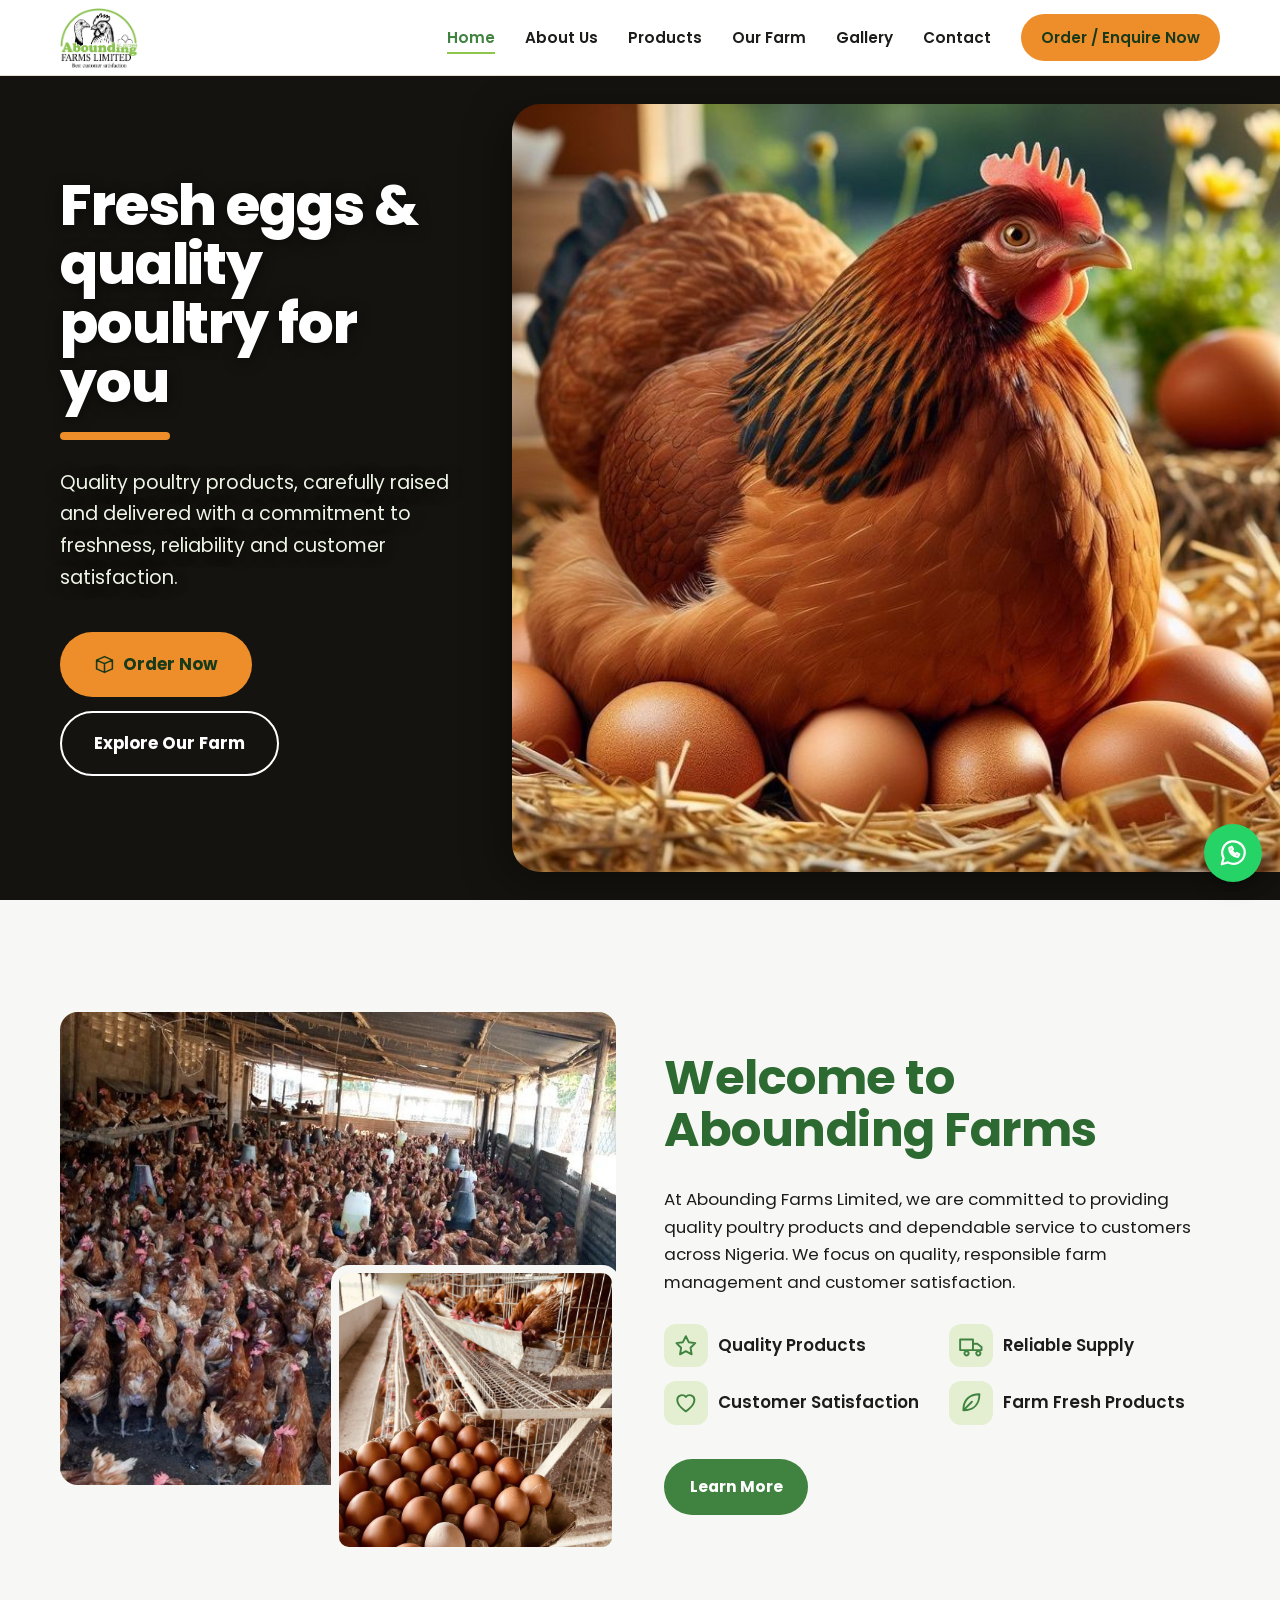
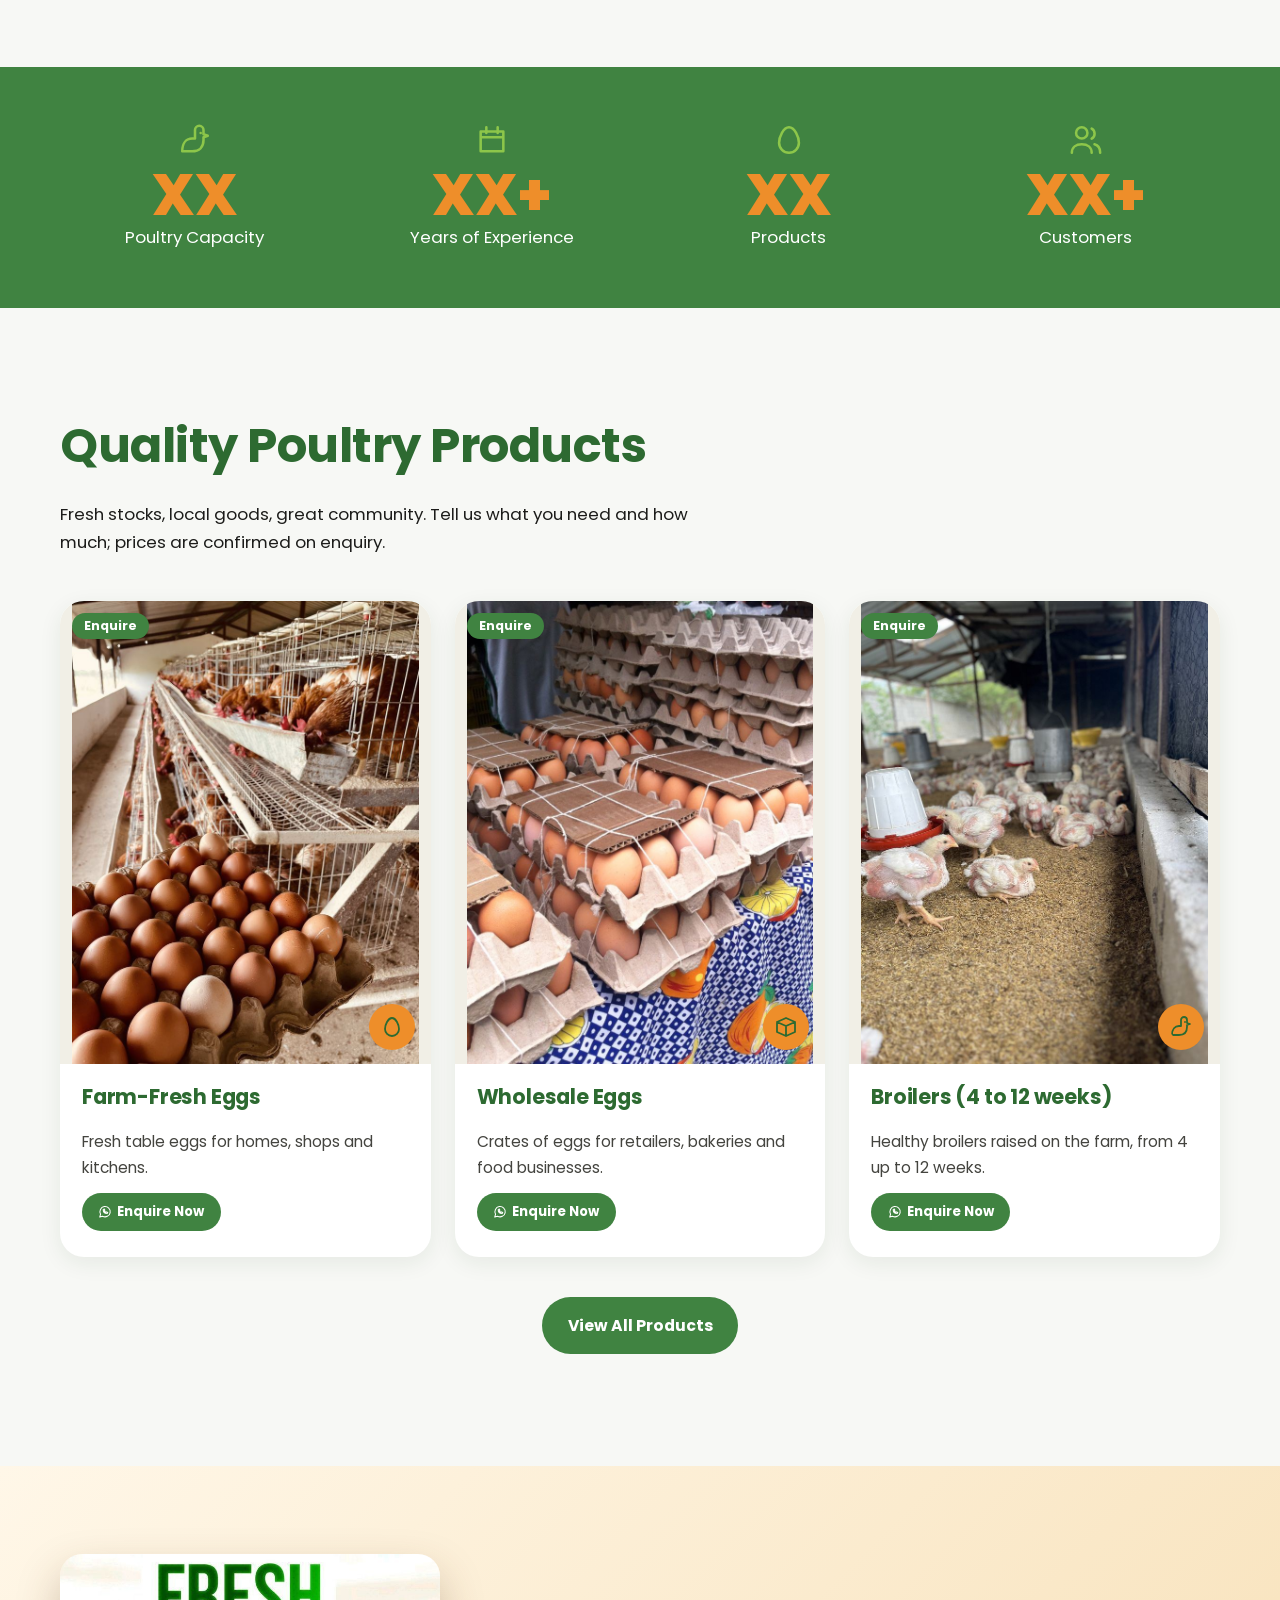
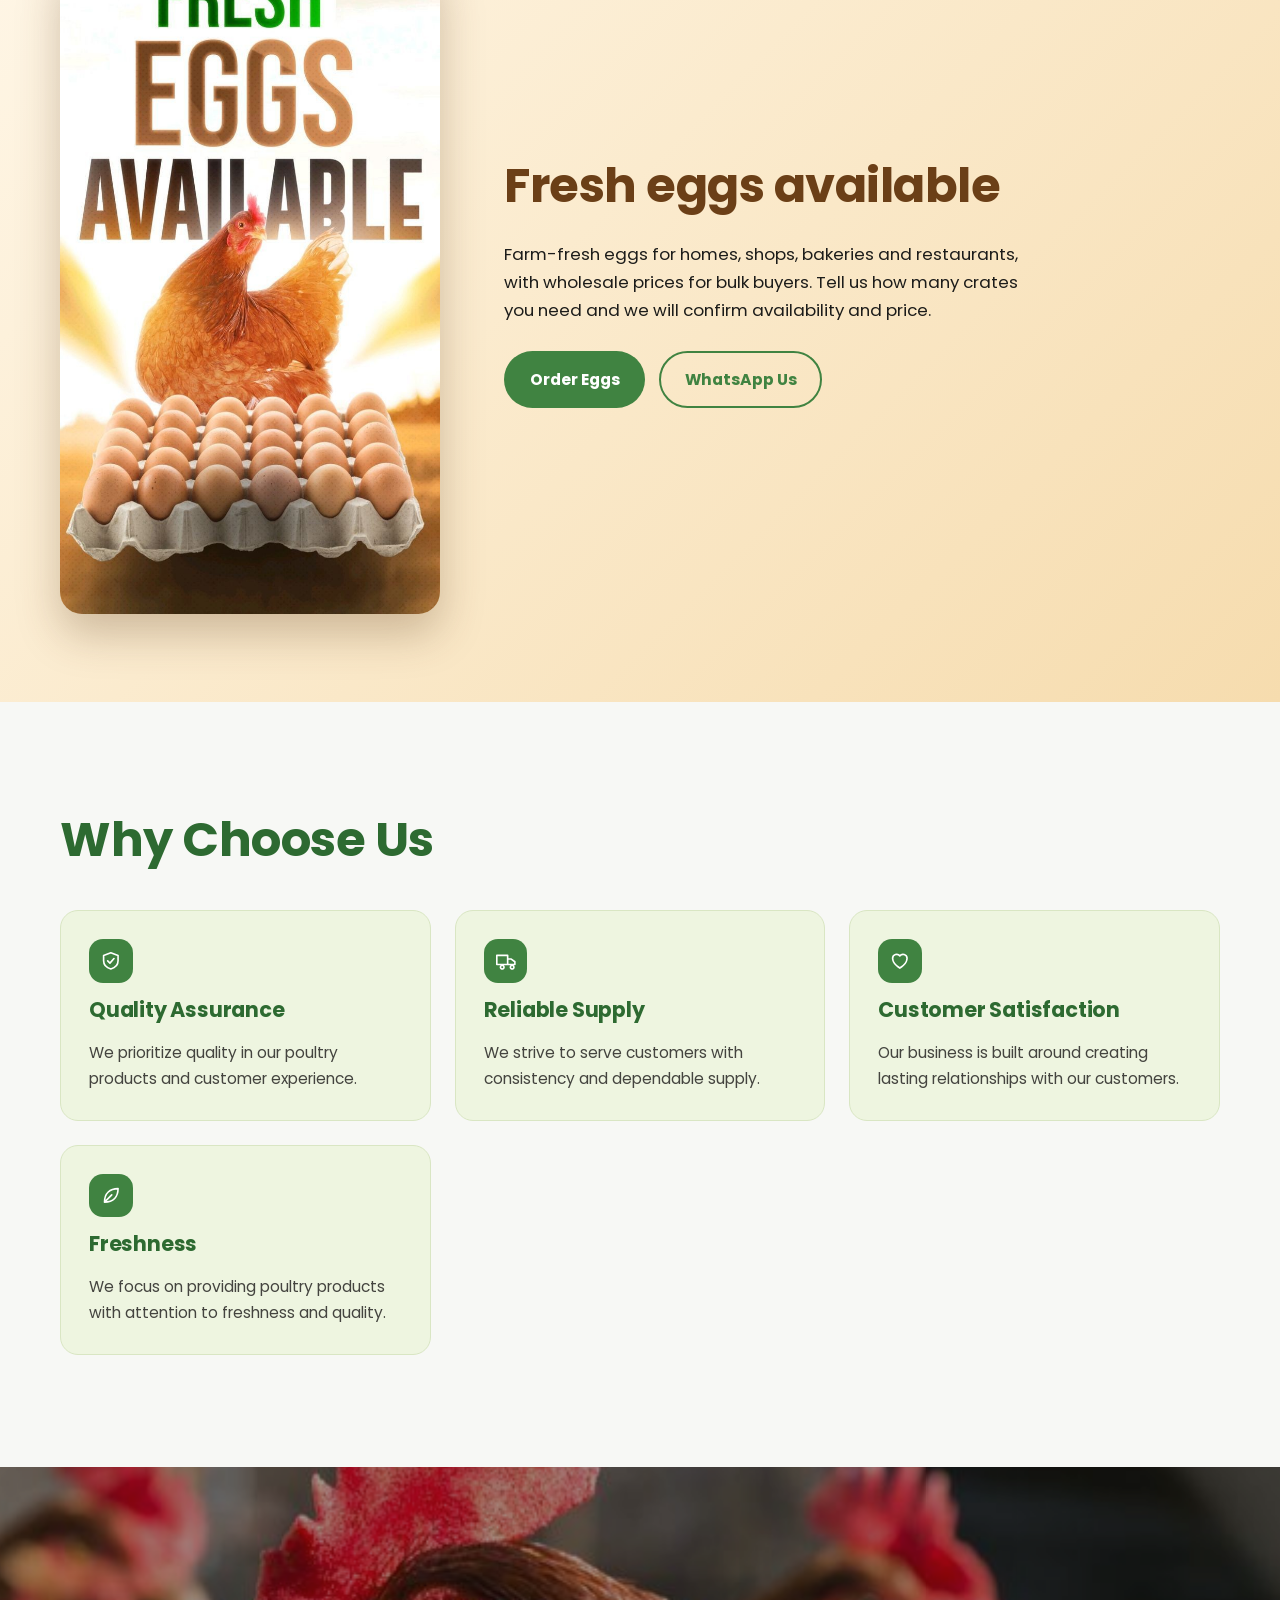
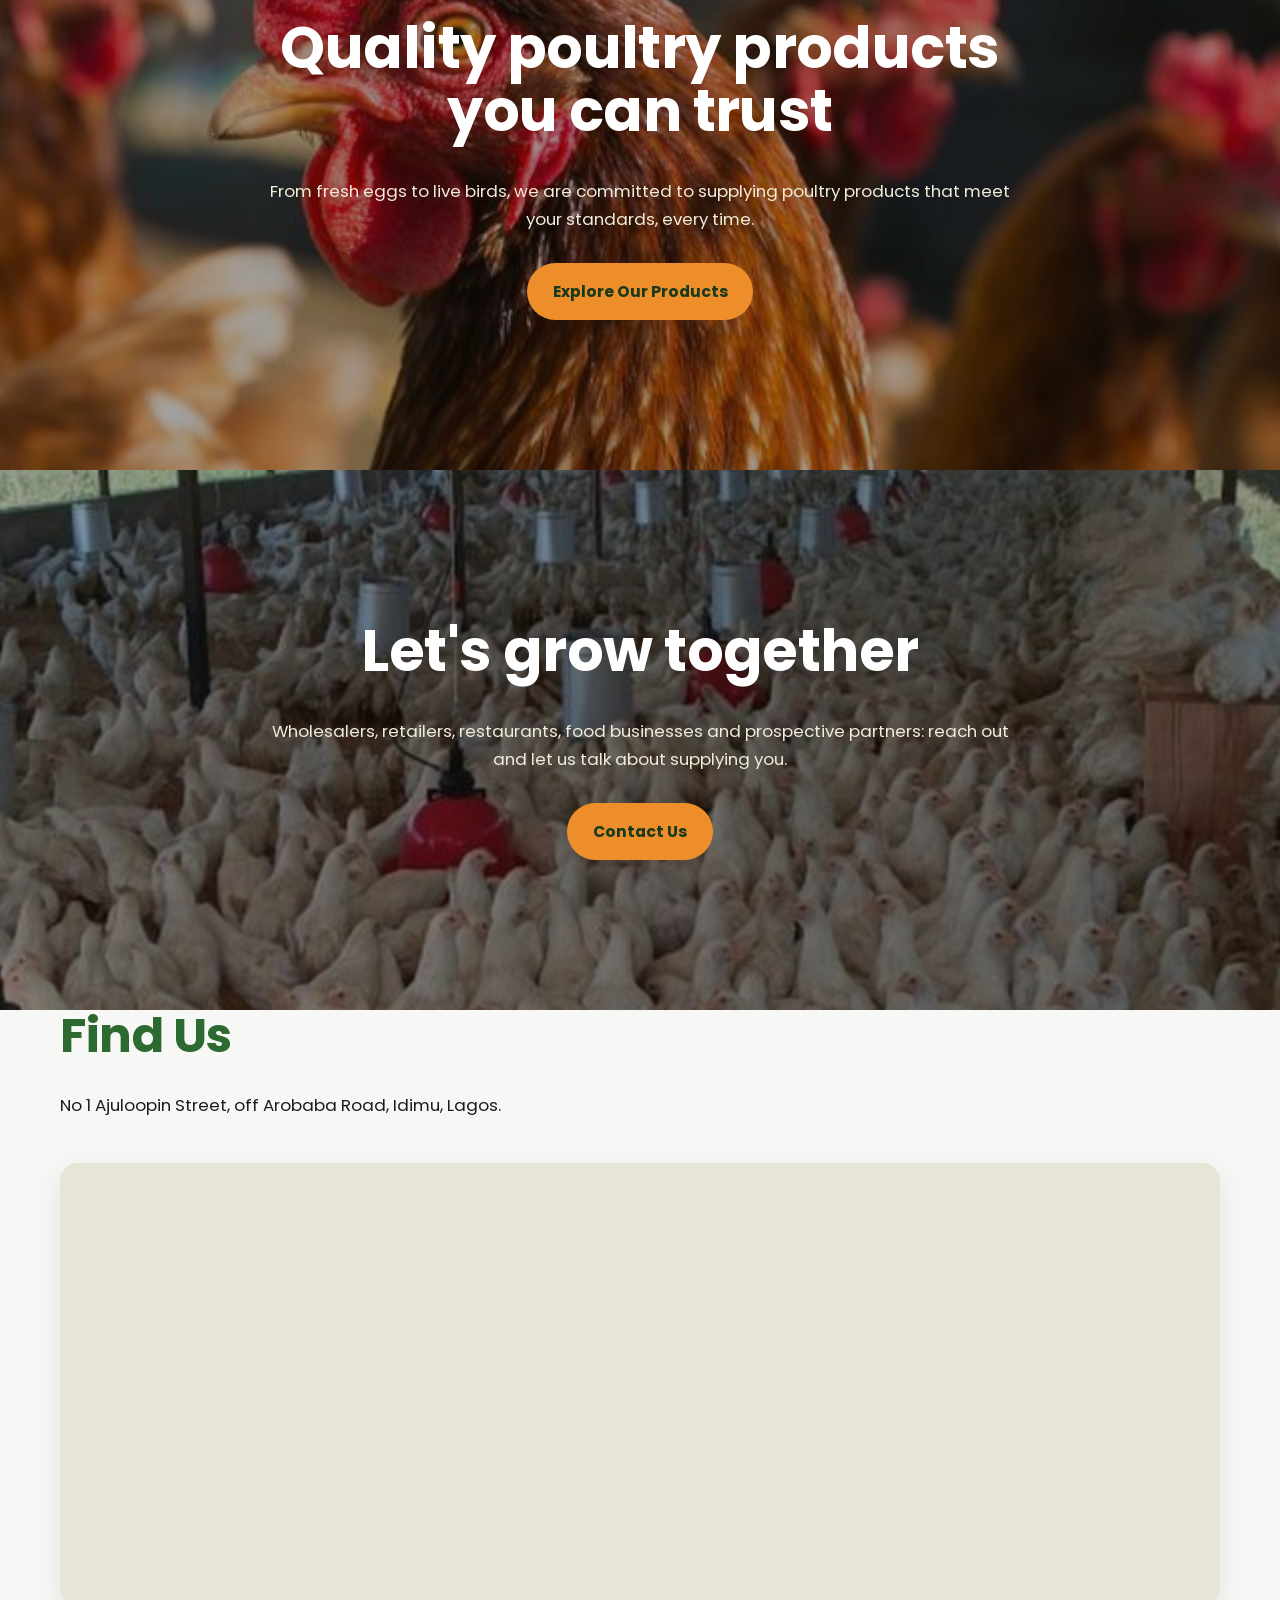
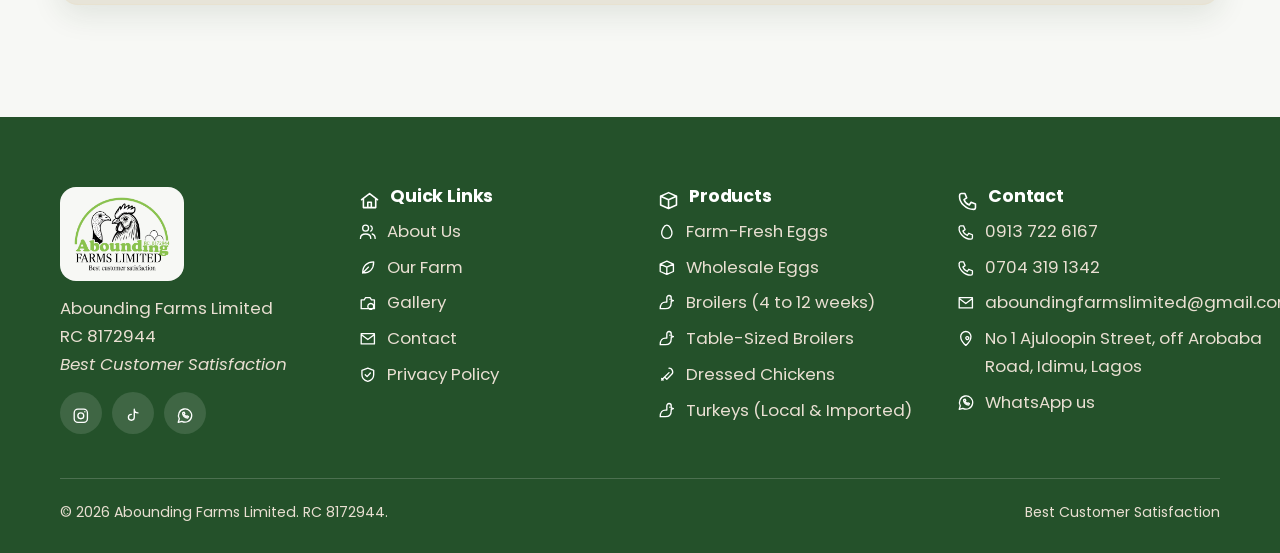
<file: index.html>
<!DOCTYPE html>
<html lang="en-NG">
<head>
<meta charset="utf-8">
<meta name="viewport" content="width=device-width, initial-scale=1">
<title>Abounding Farms Limited | Fresh Eggs & Quality Poultry in Nigeria</title>
<meta name="description" content="Abounding Farms Limited is a Nigerian poultry farm in Idimu, Lagos supplying fresh eggs, broilers, turkeys and poultry products.">
<meta name="color-scheme" content="light">
<meta property="og:type" content="website">
<meta property="og:title" content="Abounding Farms Limited | Fresh Eggs & Quality Poultry in Nigeria">
<meta property="og:description" content="Fresh eggs and quality poultry for individuals, retailers, restaurants and wholesale buyers in Nigeria.">
<meta property="og:image" content="images/logo.png">
<link rel="icon" href="data:image/svg+xml,%3Csvg xmlns='http://www.w3.org/2000/svg' viewBox='0 0 64 64'%3E%3Crect width='64' height='64' rx='14' fill='%232f5d2a'/%3E%3Cellipse cx='32' cy='35' rx='13' ry='17' fill='%23f6f1e4'/%3E%3C/svg%3E">
<link rel="preconnect" href="https://fonts.googleapis.com">
<link rel="preconnect" href="https://fonts.gstatic.com" crossorigin>
<link href="https://fonts.googleapis.com/css2?family=Poppins:wght@400;500;600;700;800&display=swap" rel="stylesheet">
<script type="application/ld+json">{"@context":"https://schema.org","@type":"LocalBusiness","telephone":"+2349137226167","email":"aboundingfarmslimited@gmail.com","address":{"@type":"PostalAddress","streetAddress":"No 1 Ajuloopin Street, off Arobaba Road, Idimu","addressRegion":"Lagos","addressCountry":"NG"},"name":"Abounding Farms Limited","slogan":"Best Customer Satisfaction","description":"Nigerian poultry farm supplying fresh eggs and poultry products.","areaServed":"NG","sameAs":["https://www.instagram.com/aboundingfarmsltd","https://www.tiktok.com/@aboundingfarmslimited"]}</script>
<link rel="stylesheet" href="css/styles.css">
</head>
<body>
<div class="prog" id="prog"></div>
<svg width="0" height="0" style="position:absolute" aria-hidden="true"><defs>
<symbol id="egg" viewBox="0 0 24 24"><path d="M12 3C8 3 5 10 5 14a7 7 0 0 0 14 0c0-4-3-11-7-11z"/></symbol>
<symbol id="bird" viewBox="0 0 24 24"><path d="M16 7h.01M3 20c0-6 3-9 7-9h2V5a3 3 0 0 1 6 0v3l3 1-3 1v2c0 5-3 8-8 8H3z"/></symbol>
<symbol id="leg" viewBox="0 0 24 24"><path d="M15 3a5 5 0 0 1 3 9l-6 6-3-3 6-6M9 15l-4 4M5 17l2 2"/></symbol>
<symbol id="star" viewBox="0 0 24 24"><path d="M12 3l2.7 5.6 6.1.9-4.4 4.3 1 6.1-5.4-2.9-5.4 2.9 1-6.1-4.4-4.3 6.1-.9z"/></symbol>
<symbol id="truck" viewBox="0 0 24 24"><path d="M2 6h12v10H2zM14 10h4l4 3v3h-8M6 19a2 2 0 1 0 0-.01M17 19a2 2 0 1 0 0-.01"/></symbol>
<symbol id="heart" viewBox="0 0 24 24"><path d="M12 20s-8-5-8-11a4.5 4.5 0 0 1 8-2.5A4.5 4.5 0 0 1 20 9c0 6-8 11-8 11z"/></symbol>
<symbol id="leaf" viewBox="0 0 24 24"><path d="M5 19C5 9 11 4 20 4c0 9-5 15-15 15zM5 19l8-8"/></symbol>
<symbol id="shield" viewBox="0 0 24 24"><path d="M12 3l8 3v6c0 5-4 8-8 9-4-1-8-4-8-9V6zM8.5 12l2.5 2.5 4.5-5"/></symbol>
<symbol id="home" viewBox="0 0 24 24"><path d="M3 11l9-7 9 7M5 10v10h14V10M10 20v-6h4v6"/></symbol>
<symbol id="users" viewBox="0 0 24 24"><path d="M9 11a4 4 0 1 0 0-8 4 4 0 0 0 0 8zM2 21c0-4 3-6 7-6s7 2 7 6M16 4a4 4 0 0 1 0 7M18 15c2.5.6 4 2.500 4 6"/></symbol>
<symbol id="cal" viewBox="0 0 24 24"><path d="M4 6h16v14H4zM4 10h16M8 3v4M16 3v4"/></symbol>
<symbol id="box" viewBox="0 0 24 24"><path d="M3 7l9-4 9 4v10l-9 4-9-4zM3 7l9 4 9-4M12 11v10"/></symbol>
<symbol id="wheat" viewBox="0 0 24 24"><path d="M12 22V8M12 8c-3 0-4-2-4-4 3 0 4 2 4 4zM12 8c3 0 4-2 4-4-3 0-4 2-4 4zM12 14c-3 0-4-2-4-4 3 0 4 2 4 4zM12 14c3 0 4-2 4-4-3 0-4 2-4 4z"/></symbol>
<symbol id="drop" viewBox="0 0 24 24"><path d="M12 3s6 6.500 6 11a6 6 0 0 1-12 0c0-4.500 6-11 6-11z"/></symbol>
<symbol id="cam" viewBox="0 0 24 24"><path d="M3 8h4l2-3h6l2 3h4v12H3zM12 17a4 4 0 1 0 0-.01"/></symbol>
<symbol id="phone" viewBox="0 0 24 24"><path d="M5 4h4l2 5-3 2c1 3 3 5 6 6l2-3 5 2v4c0 1-1 2-2 2C10 22 2 14 3 6c0-1 1-2 2-2z"/></symbol>
<symbol id="mail" viewBox="0 0 24 24"><path d="M3 5h18v14H3zM3 6l9 7 9-7"/></symbol>
<symbol id="pin" viewBox="0 0 24 24"><path d="M12 21s7-6 7-12a7 7 0 0 0-14 0c0 6 7 12 7 12zM12 11a2 2 0 1 0 0-.01"/></symbol>
<symbol id="wa" viewBox="0 0 24 24"><path d="M3 21l1.5-5A9 9 0 1 1 8 19.500zM9 8c0 4 3 7 7 7l1-2-2-1-1 1c-1-.5-2.500-2-3-3l1-1-1-2z"/></symbol>
<symbol id="ig" viewBox="0 0 24 24"><rect x="3" y="3" width="18" height="18" rx="5"/><circle cx="12" cy="12" r="4"/><path d="M17.500 6.500h.01"/></symbol>
<symbol id="tt" viewBox="0 0 24 24"><path d="M14 3v11a4 4 0 1 1-4-4M14 3c0 3 2 5 5 5"/></symbol>
<symbol id="menu" viewBox="0 0 24 24"><path d="M4 7h16M4 12h16M4 17h16"/></symbol>
<symbol id="x" viewBox="0 0 24 24"><path d="M6 6l12 12M18 6L6 18"/></symbol>
<symbol id="zoom" viewBox="0 0 24 24"><path d="M11 18a7 7 0 1 0 0-14 7 7 0 0 0 0 14zM21 21l-5-5M11 8v6M8 11h6"/></symbol>
</defs></svg>
<header id="hd"><div class="wrap nav">
<a class="logo" href="index.html" aria-label="Abounding Farms Limited home"><img src="images/logo.png" alt="Abounding Farms Limited logo" width="87" height="58"></a>
<button class="burger" id="bg" aria-label="Open menu" aria-expanded="false" aria-controls="lk"><svg class="ic"><use href="#menu"/></svg></button>
<ul class="links" id="lk">
<li><a class="on" href="index.html">Home</a></li><li><a href="about.html">About Us</a></li><li><a href="products.html">Products</a></li><li><a href="farm.html">Our Farm</a></li><li><a href="gallery.html">Gallery</a></li><li><a href="contact.html">Contact</a></li>
<li><a class="btn btn-y" href="contact.html">Order / Enquire Now</a></li>
</ul></div></header>
<main>
<section class="hero" id="home"><img src="images/hero-hen.jpg" alt="Hen sitting on her eggs" fetchpriority="high" onerror="this.remove()"><div class="wrap">
<h1 class="rv">Fresh eggs & quality poultry for you</h1>
<p class="rv" style="--d:.15s">Quality poultry products, carefully raised and delivered with a commitment to freshness, reliability and customer satisfaction.</p>
<div class="row rv" style="--d:.3s"><a class="btn btn-y" href="contact.html"><svg class="ic"><use href="#box"/></svg>Order Now</a><a class="btn btn-o" href="farm.html">Explore Our Farm</a></div>
</div></section>
<section id="about"><div class="wrap split">
<div class="collage rv l"><div class="ph a"><img src="images/farm-1.jpg" alt="Hens inside a poultry house" loading="lazy" onerror="this.remove()"></div><div class="ph b"><img src="images/eggs.jpg" alt="Fresh eggs" loading="lazy" onerror="this.remove()"></div></div>
<div class="rv r"><h2>Welcome to Abounding Farms</h2>
<p>At Abounding Farms Limited, we are committed to providing quality poultry products and dependable service to customers across Nigeria. We focus on quality, responsible farm management and customer satisfaction.</p>
<div class="vals"><div><svg class="ic"><use href="#star"/></svg>Quality Products</div><div><svg class="ic"><use href="#truck"/></svg>Reliable Supply</div><div><svg class="ic"><use href="#heart"/></svg>Customer Satisfaction</div><div><svg class="ic"><use href="#leaf"/></svg>Farm Fresh Products</div></div>
<a class="btn btn-g" href="farm.html">Learn More</a></div></div></section>
<div class="stats"><div class="wrap">
<div class="rv z"><svg class="ic"><use href="#bird"/></svg><b data-n="XX">XX</b>Poultry Capacity</div>
<div class="rv z" style="--d:.1s"><svg class="ic"><use href="#cal"/></svg><b>XX+</b>Years of Experience</div>
<div class="rv z" style="--d:.2s"><svg class="ic"><use href="#egg"/></svg><b>XX</b>Products</div>
<div class="rv z" style="--d:.3s"><svg class="ic"><use href="#users"/></svg><b>XX+</b>Customers</div>
</div></div>
<section id="products"><div class="wrap">
<div class="head rv"><h2>Quality Poultry Products</h2><p>Fresh stocks, local goods, great community. Tell us what you need and how much; prices are confirmed on enquiry.</p></div>
<div class="grid pl" data-n="3"></div><div style="text-align:center;margin-top:40px"><a class="btn btn-g" href="products.html">View All Products</a></div></div></section>
<section class="ban" aria-label="Fresh eggs available"><div class="wrap"><img class="rv l" src="images/banner-eggs.jpg" alt="Fresh eggs available" loading="lazy"><div class="rv r"><h2>Fresh eggs available</h2><p>Farm-fresh eggs for homes, shops, bakeries and restaurants, with wholesale prices for bulk buyers. Tell us how many crates you need and we will confirm availability and price.</p><div class="row"><a class="btn btn-g" href="contact.html">Order Eggs</a><a class="btn btn-ol waLink" href="#" target="_blank" rel="noopener">WhatsApp Us</a></div></div></div></section>
<section class="why"><div class="wrap">
<div class="head rv"><h2>Why Choose Us</h2></div>
<div class="grid">
<div class="card rv" ><svg class="ic"><use href="#shield"/></svg><h3>Quality Assurance</h3><p>We prioritize quality in our poultry products and customer experience.</p></div>
<div class="card rv" style="--d:.1s"><svg class="ic"><use href="#truck"/></svg><h3>Reliable Supply</h3><p>We strive to serve customers with consistency and dependable supply.</p></div>
<div class="card rv" style="--d:.2s"><svg class="ic"><use href="#heart"/></svg><h3>Customer Satisfaction</h3><p>Our business is built around creating lasting relationships with our customers.</p></div>
<div class="card rv" style="--d:.3s"><svg class="ic"><use href="#leaf"/></svg><h3>Freshness</h3><p>We focus on providing poultry products with attention to freshness and quality.</p></div>
</div></div></section>
<section class="promo" aria-label="Quality poultry products you can trust"><img data-par=".12" src="images/promo-1.jpg" alt="" loading="lazy" onerror="this.remove()"><div class="wrap">
<h2 class="rv">Quality poultry products you can trust</h2><p class="rv" style="--d:.1s">From fresh eggs to live birds, we are committed to supplying poultry products that meet your standards, every time.</p><a class="btn btn-y rv" style="--d:.2s" href="products.html">Explore Our Products</a></div></section>
<section class="promo two" aria-label="Let's grow together"><img data-par=".12" src="images/promo-2.jpg" alt="" loading="lazy" onerror="this.remove()"><div class="wrap">
<h2 class="rv">Let's grow together</h2><p class="rv" style="--d:.1s">Wholesalers, retailers, restaurants, food businesses and prospective partners: reach out and let us talk about supplying you.</p><a class="btn btn-y rv" style="--d:.2s" href="contact.html">Contact Us</a></div></section>
<section class="map" id="map"><div class="wrap"><div class="head rv"><h2>Find Us</h2><p>No 1 Ajuloopin Street, off Arobaba Road, Idimu, Lagos.</p></div><div class="mapbox rv"><iframe title="Abounding Farms Limited location map" src="https://www.google.com/maps?q=No+1+Ajuloopin+Street,+off+Arobaba+Road,+Idimu,+Lagos,+Nigeria&amp;output=embed" loading="lazy" referrerpolicy="no-referrer-when-downgrade" allowfullscreen></iframe></div></div></section>
</main>
<footer><div class="wrap">
<div class="fg">
<div><div class="lg"><img src="images/logo.png" alt="Abounding Farms Limited" width="102" height="68"></div><p>Abounding Farms Limited<br>RC 8172944<br><em>Best Customer Satisfaction</em></p>
<div class="soc"><a href="https://www.instagram.com/aboundingfarmsltd" target="_blank" rel="noopener" aria-label="Instagram"><svg class="ic"><use href="#ig"/></svg></a><a href="https://www.tiktok.com/@aboundingfarmslimited" target="_blank" rel="noopener" aria-label="TikTok"><svg class="ic"><use href="#tt"/></svg></a><a class="waLink" href="#" target="_blank" rel="noopener" aria-label="WhatsApp"><svg class="ic"><use href="#wa"/></svg></a></div></div>
<div><h3><svg class="ic"><use href="#home"/></svg>Quick Links</h3><ul><li><a href="about.html"><svg class="ic"><use href="#users"/></svg>About Us</a></li><li><a href="farm.html"><svg class="ic"><use href="#leaf"/></svg>Our Farm</a></li><li><a href="gallery.html"><svg class="ic"><use href="#cam"/></svg>Gallery</a></li><li><a href="contact.html"><svg class="ic"><use href="#mail"/></svg>Contact</a></li><li><a href="privacy.html"><svg class="ic"><use href="#shield"/></svg>Privacy Policy</a></li></ul></div>
<div><h3><svg class="ic"><use href="#box"/></svg>Products</h3><ul id="fp"></ul></div>
<div><h3><svg class="ic"><use href="#phone"/></svg>Contact</h3><ul><li><a href="tel:+2349137226167"><svg class="ic"><use href="#phone"/></svg>0913 722 6167</a></li><li><a href="tel:+2347043191342"><svg class="ic"><use href="#phone"/></svg>0704 319 1342</a></li><li><a href="mailto:aboundingfarmslimited@gmail.com"><svg class="ic"><use href="#mail"/></svg>aboundingfarmslimited@gmail.com</a></li><li><svg class="ic"><use href="#pin"/></svg><span>No 1 Ajuloopin Street, off Arobaba Road, Idimu, Lagos</span></li><li><a class="waLink" href="#" target="_blank" rel="noopener"><svg class="ic"><use href="#wa"/></svg>WhatsApp us</a></li></ul></div>
</div>
<div class="copy"><span>&copy; <span id="yr"></span> Abounding Farms Limited. RC 8172944.</span><span>Best Customer Satisfaction</span></div>
</div></footer>
<a class="fab waLink" href="#" target="_blank" rel="noopener" aria-label="Chat on WhatsApp"><svg class="ic"><use href="#wa"/></svg></a>
<div class="lb" id="lb" role="dialog" aria-modal="true" aria-label="Photo viewer"><button class="x" aria-label="Close photo">&times;</button><div style="text-align:center"><img id="li" alt=""><p id="lc"></p></div></div>
<script src="js/main.js" defer></script>
</body>
</html>
</file>
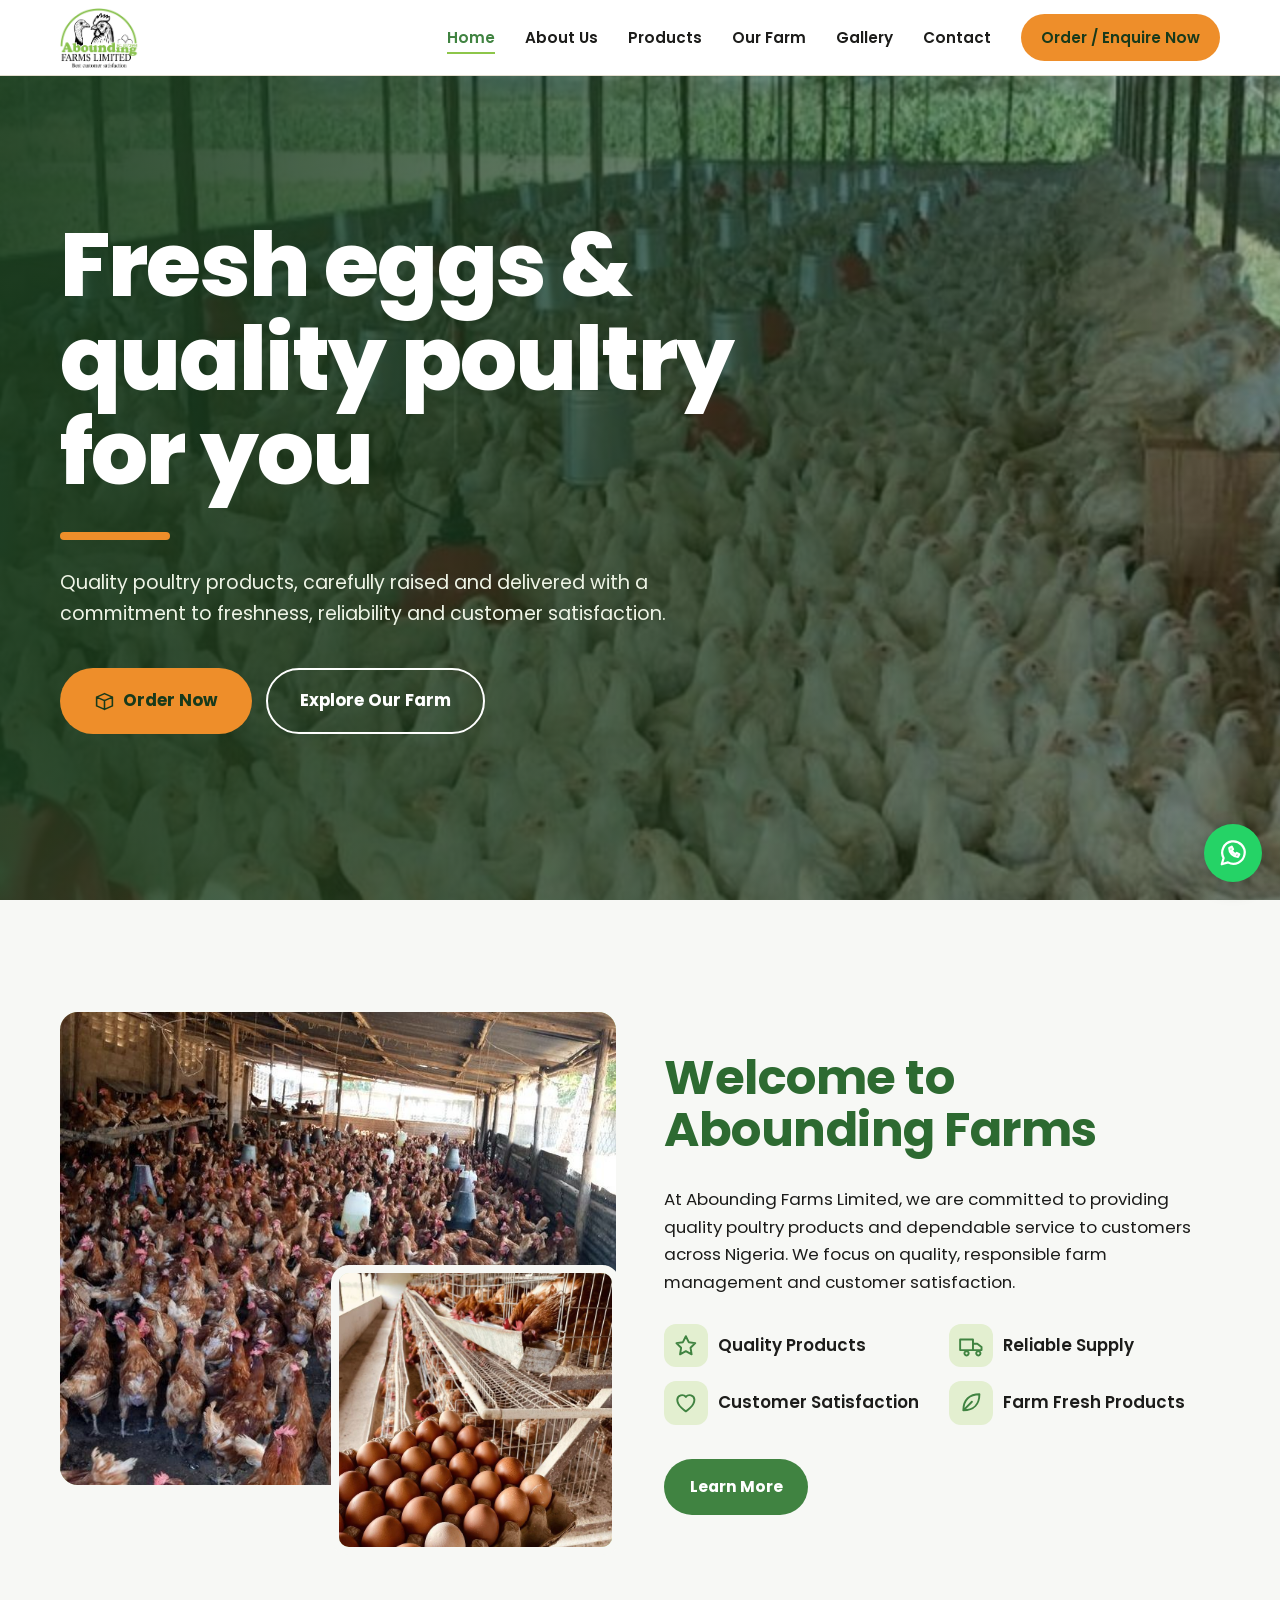
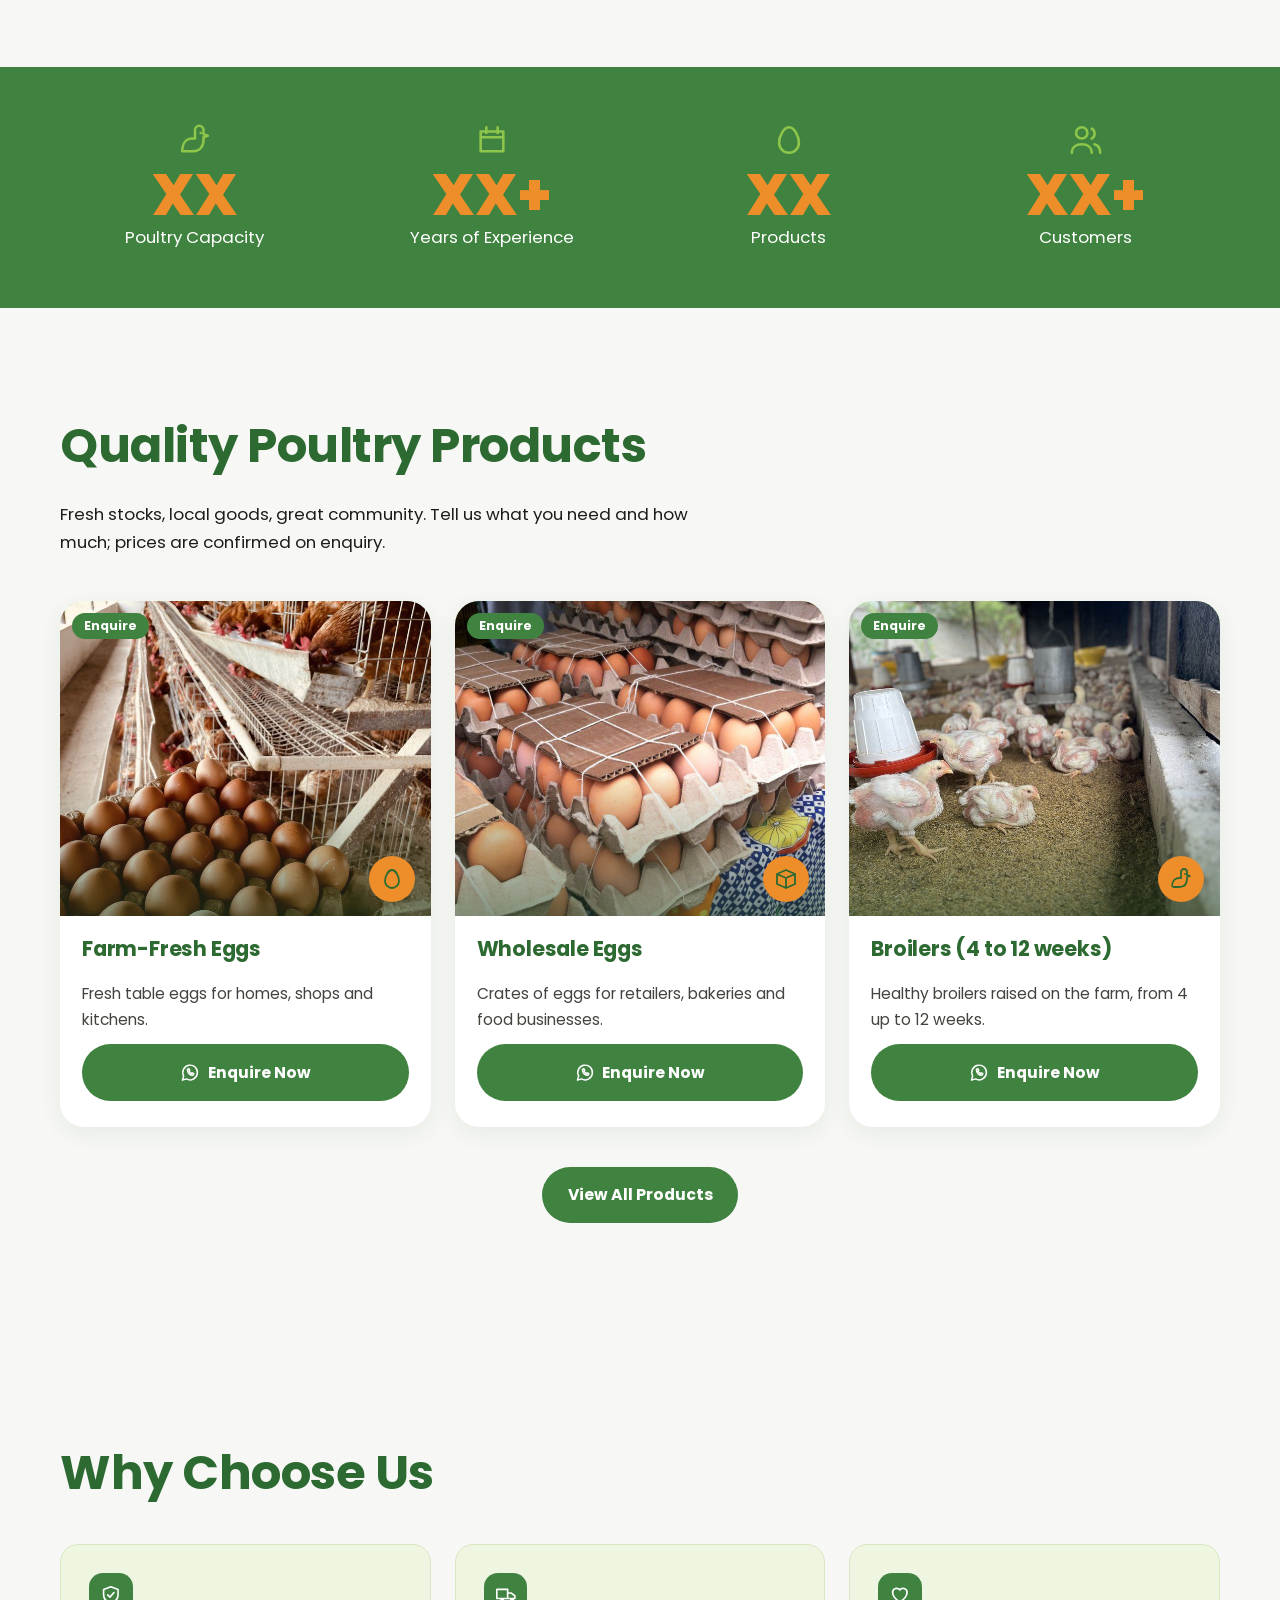
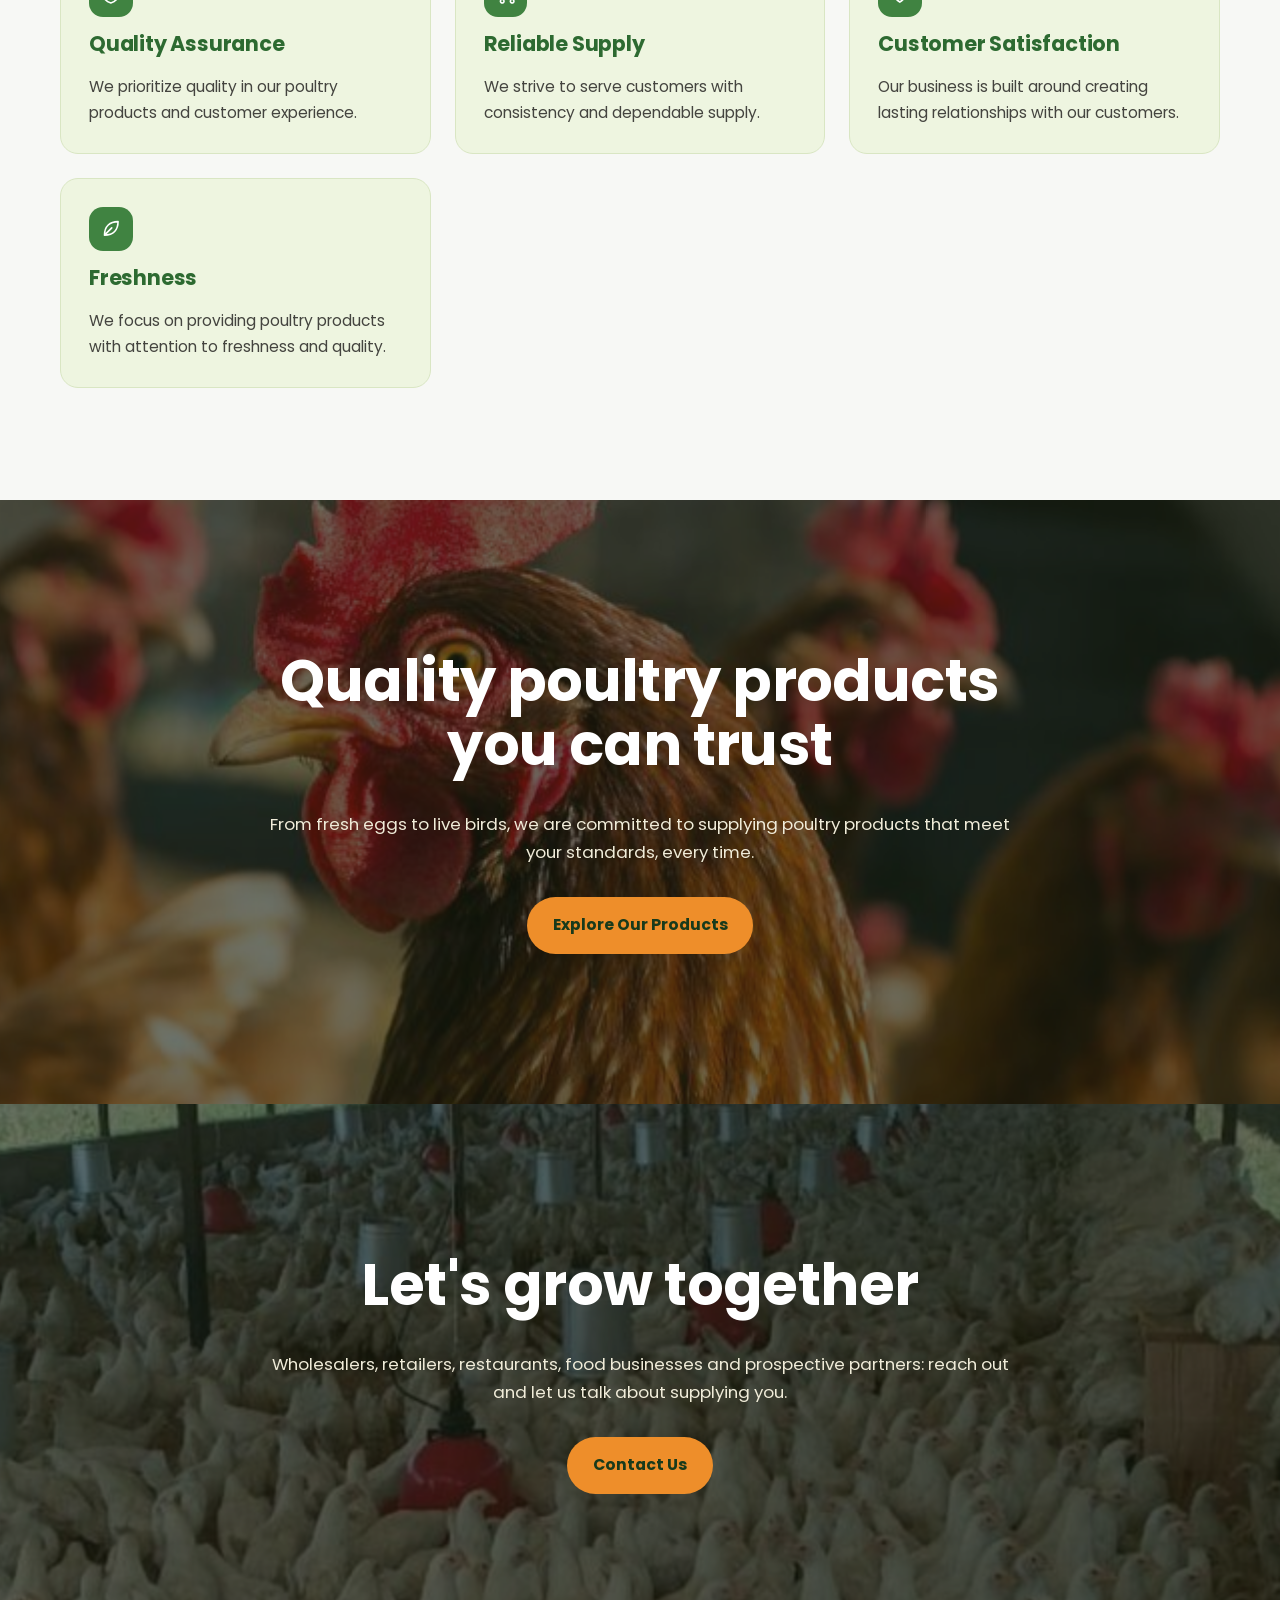
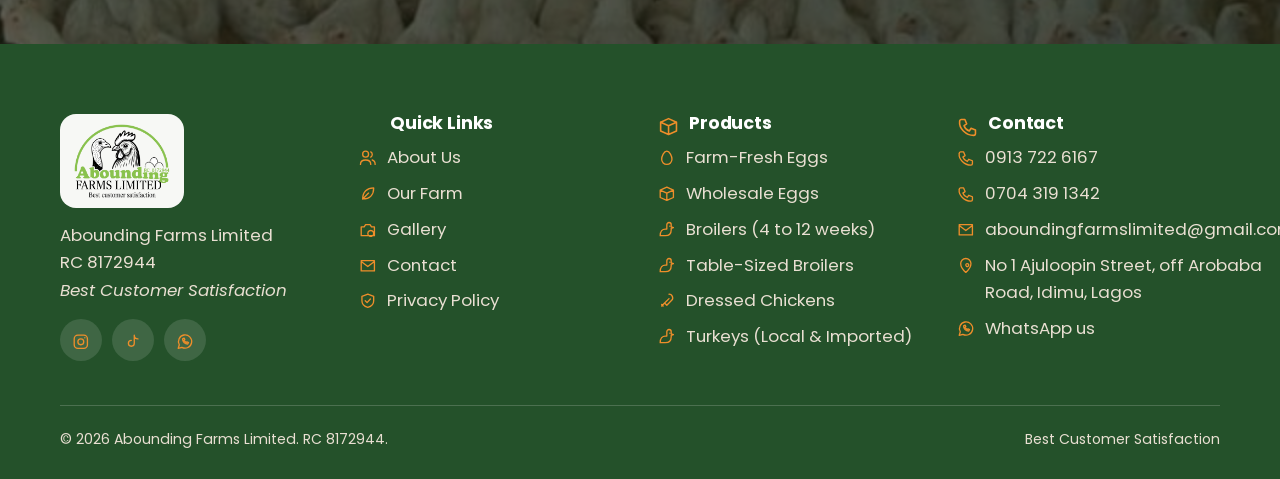
<file: abounding-farms/index.html>
<!DOCTYPE html>
<html lang="en-NG">
<head>
<meta charset="utf-8">
<meta name="viewport" content="width=device-width, initial-scale=1">
<title>Abounding Farms Limited | Fresh Eggs & Quality Poultry in Nigeria</title>
<meta name="description" content="Abounding Farms Limited is a Nigerian poultry farm in Idimu, Lagos supplying fresh eggs, broilers, turkeys and poultry products.">
<meta name="color-scheme" content="light">
<meta property="og:type" content="website">
<meta property="og:title" content="Abounding Farms Limited | Fresh Eggs & Quality Poultry in Nigeria">
<meta property="og:description" content="Fresh eggs and quality poultry for individuals, retailers, restaurants and wholesale buyers in Nigeria.">
<meta property="og:image" content="images/logo.png">
<link rel="icon" href="data:image/svg+xml,%3Csvg xmlns='http://www.w3.org/2000/svg' viewBox='0 0 64 64'%3E%3Crect width='64' height='64' rx='14' fill='%232f5d2a'/%3E%3Cellipse cx='32' cy='35' rx='13' ry='17' fill='%23f6f1e4'/%3E%3C/svg%3E">
<link rel="preconnect" href="https://fonts.googleapis.com">
<link rel="preconnect" href="https://fonts.gstatic.com" crossorigin>
<link href="https://fonts.googleapis.com/css2?family=Poppins:wght@400;500;600;700;800&display=swap" rel="stylesheet">
<script type="application/ld+json">{"@context":"https://schema.org","@type":"LocalBusiness","telephone":"+2349137226167","email":"aboundingfarmslimited@gmail.com","address":{"@type":"PostalAddress","streetAddress":"No 1 Ajuloopin Street, off Arobaba Road, Idimu","addressRegion":"Lagos","addressCountry":"NG"},"name":"Abounding Farms Limited","slogan":"Best Customer Satisfaction","description":"Nigerian poultry farm supplying fresh eggs and poultry products.","areaServed":"NG","sameAs":["https://www.instagram.com/aboundingfarmsltd","https://www.tiktok.com/@aboundingfarmslimited"]}</script>
<link rel="stylesheet" href="css/styles.css">
</head>
<body>
<div class="prog" id="prog"></div>
<svg width="0" height="0" style="position:absolute" aria-hidden="true"><defs>
<symbol id="egg" viewBox="0 0 24 24"><path d="M12 3C8 3 5 10 5 14a7 7 0 0 0 14 0c0-4-3-11-7-11z"/></symbol>
<symbol id="bird" viewBox="0 0 24 24"><path d="M16 7h.01M3 20c0-6 3-9 7-9h2V5a3 3 0 0 1 6 0v3l3 1-3 1v2c0 5-3 8-8 8H3z"/></symbol>
<symbol id="leg" viewBox="0 0 24 24"><path d="M15 3a5 5 0 0 1 3 9l-6 6-3-3 6-6M9 15l-4 4M5 17l2 2"/></symbol>
<symbol id="star" viewBox="0 0 24 24"><path d="M12 3l2.7 5.6 6.1.9-4.4 4.3 1 6.1-5.4-2.9-5.4 2.9 1-6.1-4.4-4.3 6.1-.9z"/></symbol>
<symbol id="truck" viewBox="0 0 24 24"><path d="M2 6h12v10H2zM14 10h4l4 3v3h-8M6 19a2 2 0 1 0 0-.01M17 19a2 2 0 1 0 0-.01"/></symbol>
<symbol id="heart" viewBox="0 0 24 24"><path d="M12 20s-8-5-8-11a4.5 4.5 0 0 1 8-2.5A4.5 4.5 0 0 1 20 9c0 6-8 11-8 11z"/></symbol>
<symbol id="leaf" viewBox="0 0 24 24"><path d="M5 19C5 9 11 4 20 4c0 9-5 15-15 15zM5 19l8-8"/></symbol>
<symbol id="shield" viewBox="0 0 24 24"><path d="M12 3l8 3v6c0 5-4 8-8 9-4-1-8-4-8-9V6zM8.5 12l2.5 2.5 4.5-5"/></symbol>
<symbol id="home" viewBox="0 0 24 24"><path d="M3 11l9-7 9 7M5 10v10h14V10M10 20v-6h4v6"/></symbol>
<symbol id="users" viewBox="0 0 24 24"><path d="M9 11a4 4 0 1 0 0-8 4 4 0 0 0 0 8zM2 21c0-4 3-6 7-6s7 2 7 6M16 4a4 4 0 0 1 0 7M18 15c2.5.6 4 2.500 4 6"/></symbol>
<symbol id="cal" viewBox="0 0 24 24"><path d="M4 6h16v14H4zM4 10h16M8 3v4M16 3v4"/></symbol>
<symbol id="box" viewBox="0 0 24 24"><path d="M3 7l9-4 9 4v10l-9 4-9-4zM3 7l9 4 9-4M12 11v10"/></symbol>
<symbol id="wheat" viewBox="0 0 24 24"><path d="M12 22V8M12 8c-3 0-4-2-4-4 3 0 4 2 4 4zM12 8c3 0 4-2 4-4-3 0-4 2-4 4zM12 14c-3 0-4-2-4-4 3 0 4 2 4 4zM12 14c3 0 4-2 4-4-3 0-4 2-4 4z"/></symbol>
<symbol id="drop" viewBox="0 0 24 24"><path d="M12 3s6 6.500 6 11a6 6 0 0 1-12 0c0-4.500 6-11 6-11z"/></symbol>
<symbol id="cam" viewBox="0 0 24 24"><path d="M3 8h4l2-3h6l2 3h4v12H3zM12 17a4 4 0 1 0 0-.01"/></symbol>
<symbol id="phone" viewBox="0 0 24 24"><path d="M5 4h4l2 5-3 2c1 3 3 5 6 6l2-3 5 2v4c0 1-1 2-2 2C10 22 2 14 3 6c0-1 1-2 2-2z"/></symbol>
<symbol id="mail" viewBox="0 0 24 24"><path d="M3 5h18v14H3zM3 6l9 7 9-7"/></symbol>
<symbol id="pin" viewBox="0 0 24 24"><path d="M12 21s7-6 7-12a7 7 0 0 0-14 0c0 6 7 12 7 12zM12 11a2 2 0 1 0 0-.01"/></symbol>
<symbol id="wa" viewBox="0 0 24 24"><path d="M3 21l1.5-5A9 9 0 1 1 8 19.500zM9 8c0 4 3 7 7 7l1-2-2-1-1 1c-1-.5-2.500-2-3-3l1-1-1-2z"/></symbol>
<symbol id="ig" viewBox="0 0 24 24"><rect x="3" y="3" width="18" height="18" rx="5"/><circle cx="12" cy="12" r="4"/><path d="M17.500 6.500h.01"/></symbol>
<symbol id="tt" viewBox="0 0 24 24"><path d="M14 3v11a4 4 0 1 1-4-4M14 3c0 3 2 5 5 5"/></symbol>
<symbol id="menu" viewBox="0 0 24 24"><path d="M4 7h16M4 12h16M4 17h16"/></symbol>
<symbol id="x" viewBox="0 0 24 24"><path d="M6 6l12 12M18 6L6 18"/></symbol>
<symbol id="zoom" viewBox="0 0 24 24"><path d="M11 18a7 7 0 1 0 0-14 7 7 0 0 0 0 14zM21 21l-5-5M11 8v6M8 11h6"/></symbol>
</defs></svg>
<header id="hd"><div class="wrap nav">
<a class="logo" href="index.html" aria-label="Abounding Farms Limited home"><img src="images/logo.png" alt="Abounding Farms Limited logo" width="87" height="58"></a>
<button class="burger" id="bg" aria-label="Open menu" aria-expanded="false" aria-controls="lk"><svg class="ic"><use href="#menu"/></svg></button>
<ul class="links" id="lk">
<li><a class="on" href="index.html">Home</a></li><li><a href="about.html">About Us</a></li><li><a href="products.html">Products</a></li><li><a href="farm.html">Our Farm</a></li><li><a href="gallery.html">Gallery</a></li><li><a href="contact.html">Contact</a></li>
<li><a class="btn btn-y" href="contact.html">Order / Enquire Now</a></li>
</ul></div></header>
<main>
<section class="hero" id="home"><img data-par="-.05" src="images/hero.jpg" alt="Healthy white birds in a poultry house" fetchpriority="high" onerror="this.remove()"><div class="wrap">
<h1 class="rv">Fresh eggs & quality poultry for you</h1>
<p class="rv" style="--d:.15s">Quality poultry products, carefully raised and delivered with a commitment to freshness, reliability and customer satisfaction.</p>
<div class="row rv" style="--d:.3s"><a class="btn btn-y" href="contact.html"><svg class="ic"><use href="#box"/></svg>Order Now</a><a class="btn btn-o" href="farm.html">Explore Our Farm</a></div>
</div></section>
<section id="about"><div class="wrap split">
<div class="collage rv l"><div class="ph a"><img src="images/farm-1.jpg" alt="Hens inside a poultry house" loading="lazy" onerror="this.remove()"></div><div class="ph b"><img src="images/eggs.jpg" alt="Fresh eggs" loading="lazy" onerror="this.remove()"></div></div>
<div class="rv r"><h2>Welcome to Abounding Farms</h2>
<p>At Abounding Farms Limited, we are committed to providing quality poultry products and dependable service to customers across Nigeria. We focus on quality, responsible farm management and customer satisfaction.</p>
<div class="vals"><div><svg class="ic"><use href="#star"/></svg>Quality Products</div><div><svg class="ic"><use href="#truck"/></svg>Reliable Supply</div><div><svg class="ic"><use href="#heart"/></svg>Customer Satisfaction</div><div><svg class="ic"><use href="#leaf"/></svg>Farm Fresh Products</div></div>
<a class="btn btn-g" href="farm.html">Learn More</a></div></div></section>
<div class="stats"><div class="wrap">
<div class="rv z"><svg class="ic"><use href="#bird"/></svg><b data-n="XX">XX</b>Poultry Capacity</div>
<div class="rv z" style="--d:.1s"><svg class="ic"><use href="#cal"/></svg><b>XX+</b>Years of Experience</div>
<div class="rv z" style="--d:.2s"><svg class="ic"><use href="#egg"/></svg><b>XX</b>Products</div>
<div class="rv z" style="--d:.3s"><svg class="ic"><use href="#users"/></svg><b>XX+</b>Customers</div>
</div></div>
<section id="products"><div class="wrap">
<div class="head rv"><h2>Quality Poultry Products</h2><p>Fresh stocks, local goods, great community. Tell us what you need and how much; prices are confirmed on enquiry.</p></div>
<div class="grid pl" data-n="3"></div><div style="text-align:center;margin-top:40px"><a class="btn btn-g" href="products.html">View All Products</a></div></div></section>
<section class="why"><div class="wrap">
<div class="head rv"><h2>Why Choose Us</h2></div>
<div class="grid">
<div class="card rv" ><svg class="ic"><use href="#shield"/></svg><h3>Quality Assurance</h3><p>We prioritize quality in our poultry products and customer experience.</p></div>
<div class="card rv" style="--d:.1s"><svg class="ic"><use href="#truck"/></svg><h3>Reliable Supply</h3><p>We strive to serve customers with consistency and dependable supply.</p></div>
<div class="card rv" style="--d:.2s"><svg class="ic"><use href="#heart"/></svg><h3>Customer Satisfaction</h3><p>Our business is built around creating lasting relationships with our customers.</p></div>
<div class="card rv" style="--d:.3s"><svg class="ic"><use href="#leaf"/></svg><h3>Freshness</h3><p>We focus on providing poultry products with attention to freshness and quality.</p></div>
</div></div></section>
<section class="promo" aria-label="Quality poultry products you can trust"><img data-par=".12" src="images/promo-1.jpg" alt="" loading="lazy" onerror="this.remove()"><div class="wrap">
<h2 class="rv">Quality poultry products you can trust</h2><p class="rv" style="--d:.1s">From fresh eggs to live birds, we are committed to supplying poultry products that meet your standards, every time.</p><a class="btn btn-y rv" style="--d:.2s" href="products.html">Explore Our Products</a></div></section>
<section class="promo two" aria-label="Let's grow together"><img data-par=".12" src="images/promo-2.jpg" alt="" loading="lazy" onerror="this.remove()"><div class="wrap">
<h2 class="rv">Let's grow together</h2><p class="rv" style="--d:.1s">Wholesalers, retailers, restaurants, food businesses and prospective partners: reach out and let us talk about supplying you.</p><a class="btn btn-y rv" style="--d:.2s" href="contact.html">Contact Us</a></div></section>
</main>
<footer><div class="wrap">
<div class="fg">
<div><div class="lg"><img src="images/logo.png" alt="Abounding Farms Limited" width="102" height="68"></div><p>Abounding Farms Limited<br>RC 8172944<br><em>Best Customer Satisfaction</em></p>
<div class="soc"><a href="https://www.instagram.com/aboundingfarmsltd" target="_blank" rel="noopener" aria-label="Instagram"><svg class="ic"><use href="#ig"/></svg></a><a href="https://www.tiktok.com/@aboundingfarmslimited" target="_blank" rel="noopener" aria-label="TikTok"><svg class="ic"><use href="#tt"/></svg></a><a class="waLink" href="#" target="_blank" rel="noopener" aria-label="WhatsApp"><svg class="ic"><use href="#wa"/></svg></a></div></div>
<div><h3><svg class="ic"><use href="index.html"/></svg>Quick Links</h3><ul><li><a href="about.html"><svg class="ic"><use href="#users"/></svg>About Us</a></li><li><a href="farm.html"><svg class="ic"><use href="#leaf"/></svg>Our Farm</a></li><li><a href="gallery.html"><svg class="ic"><use href="#cam"/></svg>Gallery</a></li><li><a href="contact.html"><svg class="ic"><use href="#mail"/></svg>Contact</a></li><li><a href="privacy.html"><svg class="ic"><use href="#shield"/></svg>Privacy Policy</a></li></ul></div>
<div><h3><svg class="ic"><use href="#box"/></svg>Products</h3><ul id="fp"></ul></div>
<div><h3><svg class="ic"><use href="#phone"/></svg>Contact</h3><ul><li><a href="tel:+2349137226167"><svg class="ic"><use href="#phone"/></svg>0913 722 6167</a></li><li><a href="tel:+2347043191342"><svg class="ic"><use href="#phone"/></svg>0704 319 1342</a></li><li><a href="mailto:aboundingfarmslimited@gmail.com"><svg class="ic"><use href="#mail"/></svg>aboundingfarmslimited@gmail.com</a></li><li><svg class="ic"><use href="#pin"/></svg><span>No 1 Ajuloopin Street, off Arobaba Road, Idimu, Lagos</span></li><li><a class="waLink" href="#" target="_blank" rel="noopener"><svg class="ic"><use href="#wa"/></svg>WhatsApp us</a></li></ul></div>
</div>
<div class="copy"><span>&copy; <span id="yr"></span> Abounding Farms Limited. RC 8172944.</span><span>Best Customer Satisfaction</span></div>
</div></footer>
<a class="fab waLink" href="#" target="_blank" rel="noopener" aria-label="Chat on WhatsApp"><svg class="ic"><use href="#wa"/></svg></a>
<div class="lb" id="lb" role="dialog" aria-modal="true" aria-label="Photo viewer"><button class="x" aria-label="Close photo">&times;</button><div style="text-align:center"><img id="li" alt=""><p id="lc"></p></div></div>
<script src="js/main.js" defer></script>
</body>
</html>
</file>
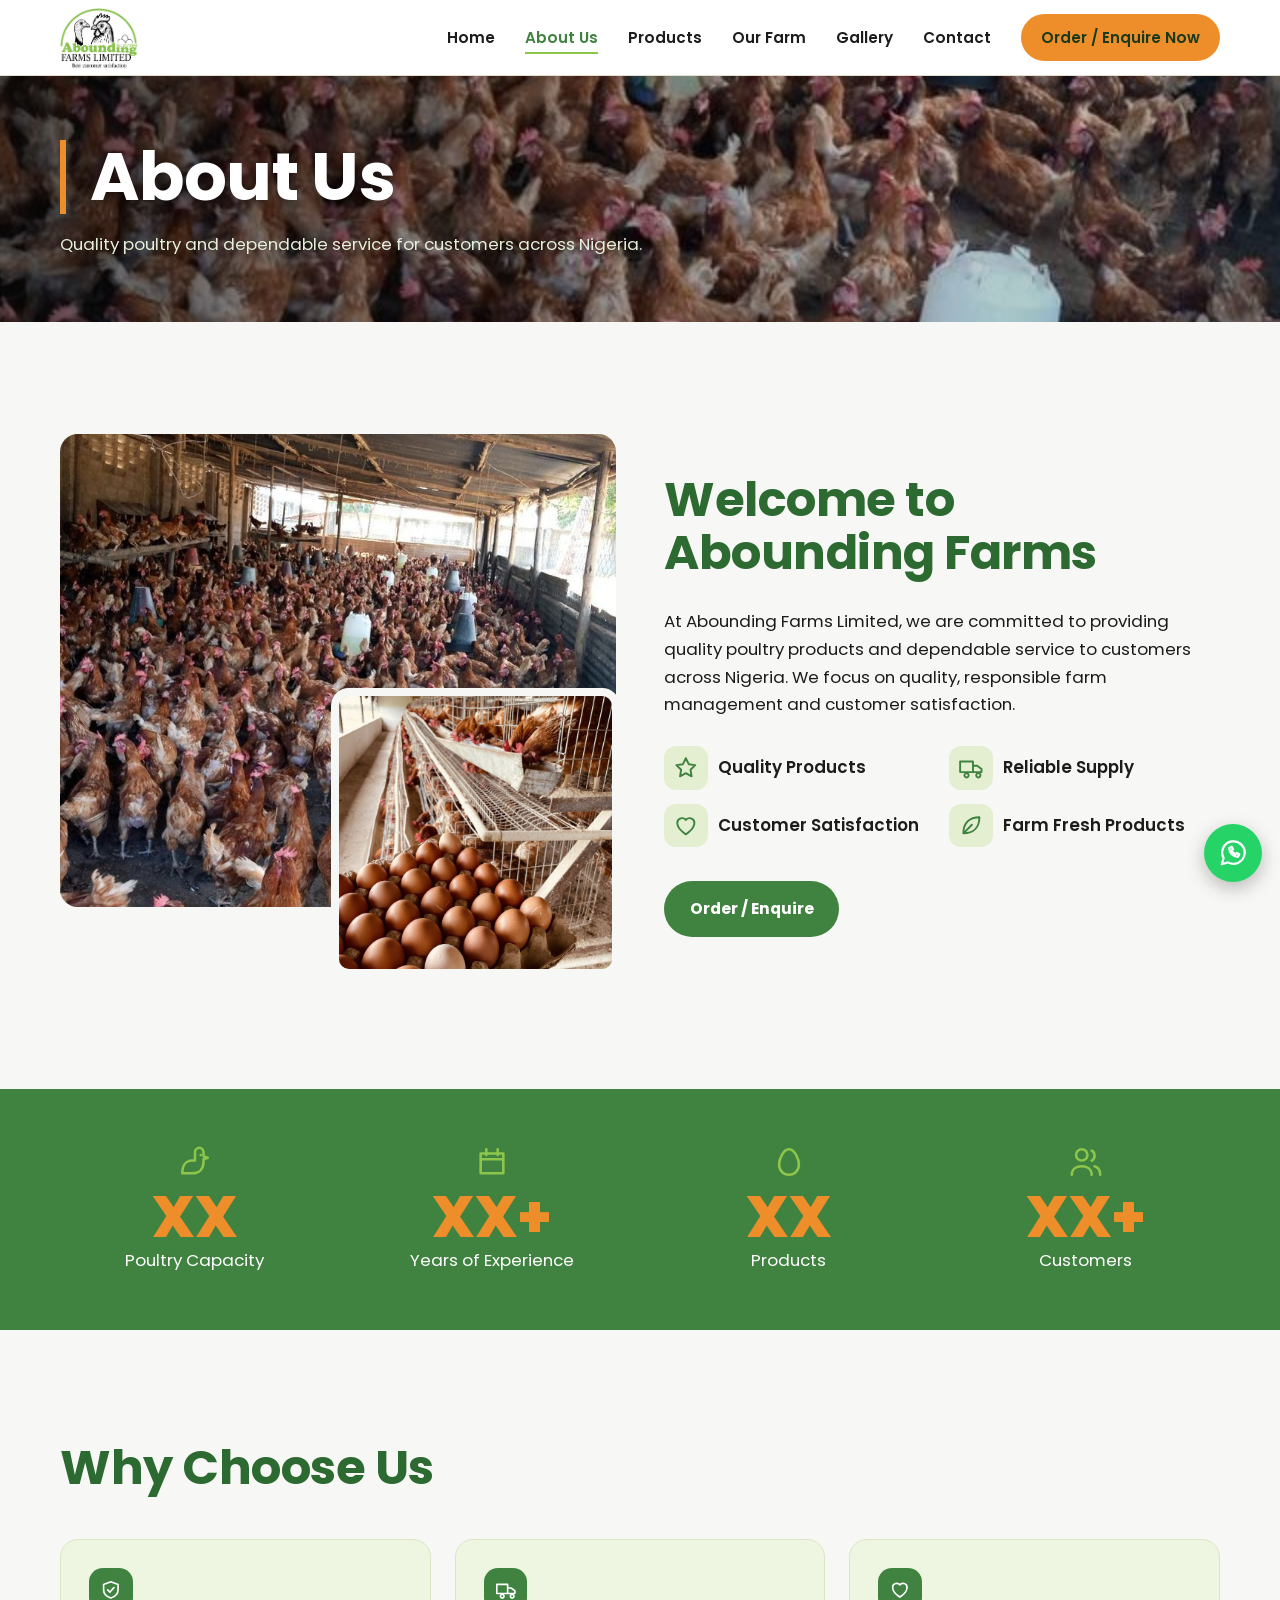
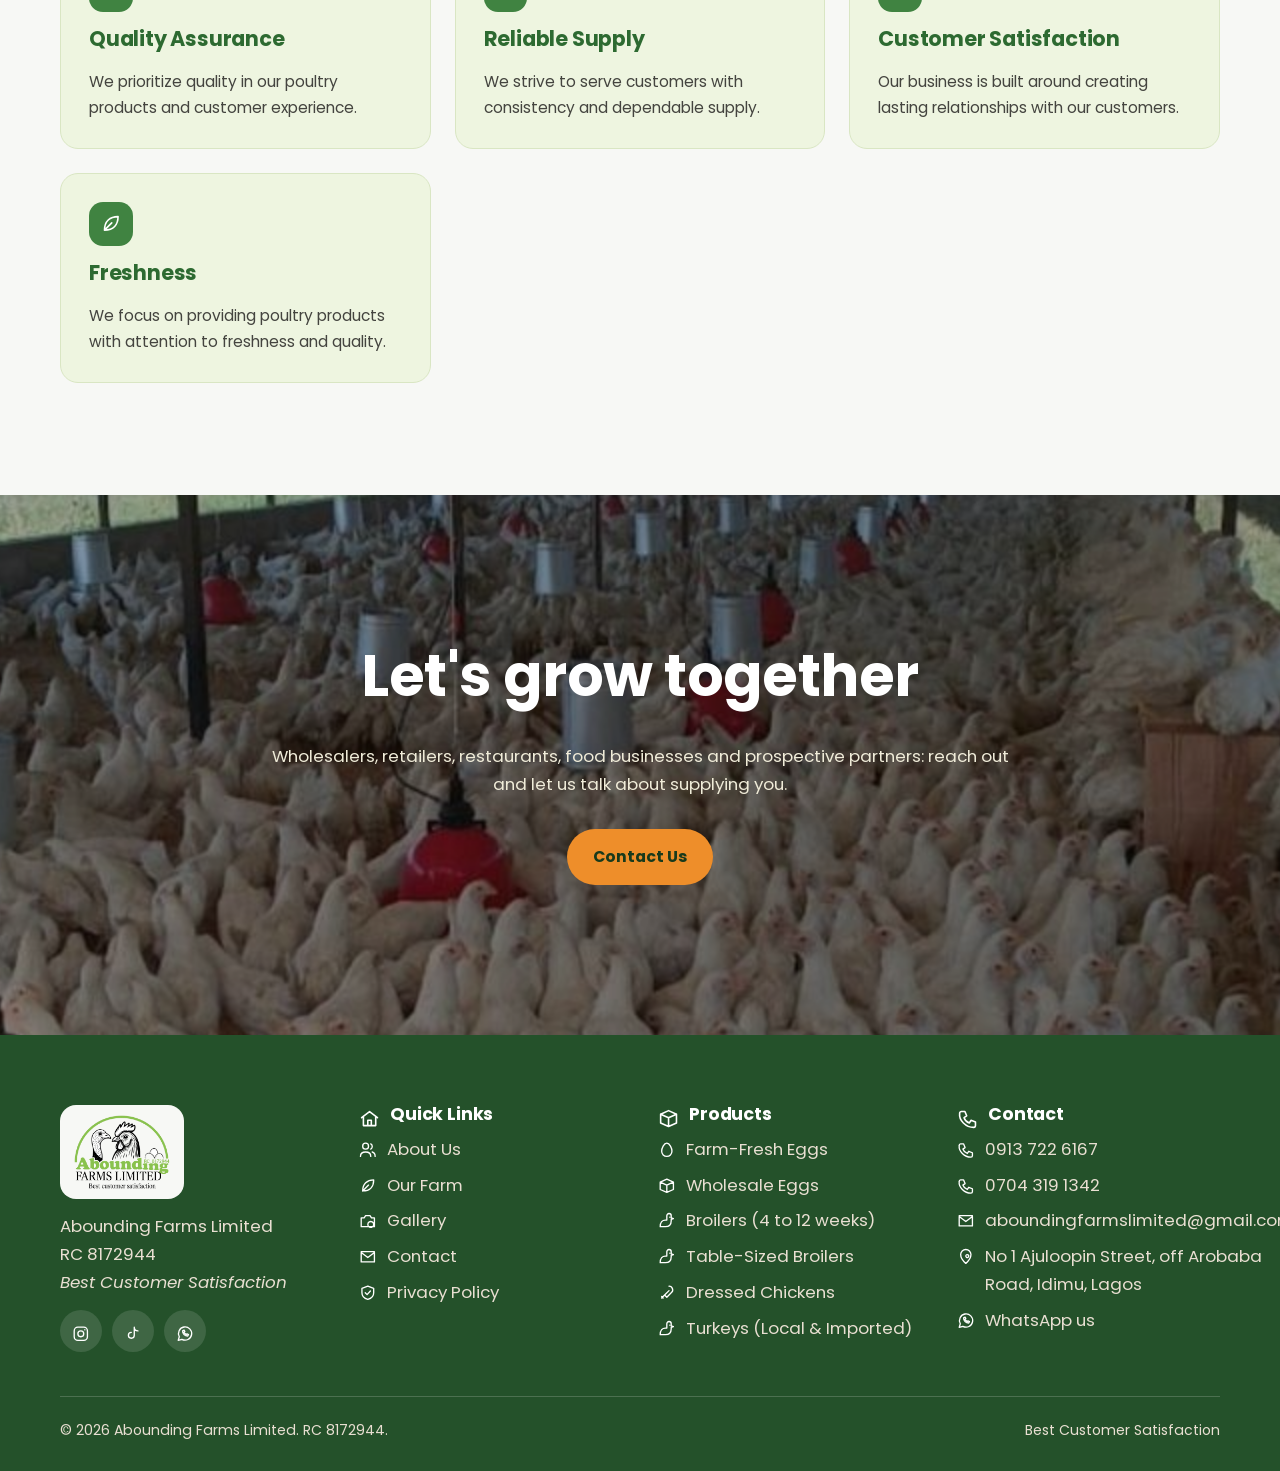
<file: about.html>
<!DOCTYPE html>
<html lang="en-NG">
<head>
<meta charset="utf-8">
<meta name="viewport" content="width=device-width, initial-scale=1">
<title>About Us | Abounding Farms Limited</title>
<meta name="description" content="Learn about Abounding Farms Limited, a poultry farm in Idimu, Lagos committed to quality, reliable supply and customer satisfaction.">
<meta name="color-scheme" content="light">
<meta property="og:type" content="website">
<meta property="og:title" content="About Us | Abounding Farms Limited">
<meta property="og:description" content="Fresh eggs and quality poultry for individuals, retailers, restaurants and wholesale buyers in Nigeria.">
<meta property="og:image" content="images/logo.png">
<link rel="icon" href="data:image/svg+xml,%3Csvg xmlns='http://www.w3.org/2000/svg' viewBox='0 0 64 64'%3E%3Crect width='64' height='64' rx='14' fill='%232f5d2a'/%3E%3Cellipse cx='32' cy='35' rx='13' ry='17' fill='%23f6f1e4'/%3E%3C/svg%3E">
<link rel="preconnect" href="https://fonts.googleapis.com">
<link rel="preconnect" href="https://fonts.gstatic.com" crossorigin>
<link href="https://fonts.googleapis.com/css2?family=Poppins:wght@400;500;600;700;800&display=swap" rel="stylesheet">
<script type="application/ld+json">{"@context":"https://schema.org","@type":"LocalBusiness","telephone":"+2349137226167","email":"aboundingfarmslimited@gmail.com","address":{"@type":"PostalAddress","streetAddress":"No 1 Ajuloopin Street, off Arobaba Road, Idimu","addressRegion":"Lagos","addressCountry":"NG"},"name":"Abounding Farms Limited","slogan":"Best Customer Satisfaction","description":"Nigerian poultry farm supplying fresh eggs and poultry products.","areaServed":"NG","sameAs":["https://www.instagram.com/aboundingfarmsltd","https://www.tiktok.com/@aboundingfarmslimited"]}</script>
<link rel="stylesheet" href="css/styles.css">
</head>
<body>
<div class="prog" id="prog"></div>
<svg width="0" height="0" style="position:absolute" aria-hidden="true"><defs>
<symbol id="egg" viewBox="0 0 24 24"><path d="M12 3C8 3 5 10 5 14a7 7 0 0 0 14 0c0-4-3-11-7-11z"/></symbol>
<symbol id="bird" viewBox="0 0 24 24"><path d="M16 7h.01M3 20c0-6 3-9 7-9h2V5a3 3 0 0 1 6 0v3l3 1-3 1v2c0 5-3 8-8 8H3z"/></symbol>
<symbol id="leg" viewBox="0 0 24 24"><path d="M15 3a5 5 0 0 1 3 9l-6 6-3-3 6-6M9 15l-4 4M5 17l2 2"/></symbol>
<symbol id="star" viewBox="0 0 24 24"><path d="M12 3l2.7 5.6 6.1.9-4.4 4.3 1 6.1-5.4-2.9-5.4 2.9 1-6.1-4.4-4.3 6.1-.9z"/></symbol>
<symbol id="truck" viewBox="0 0 24 24"><path d="M2 6h12v10H2zM14 10h4l4 3v3h-8M6 19a2 2 0 1 0 0-.01M17 19a2 2 0 1 0 0-.01"/></symbol>
<symbol id="heart" viewBox="0 0 24 24"><path d="M12 20s-8-5-8-11a4.5 4.5 0 0 1 8-2.5A4.5 4.5 0 0 1 20 9c0 6-8 11-8 11z"/></symbol>
<symbol id="leaf" viewBox="0 0 24 24"><path d="M5 19C5 9 11 4 20 4c0 9-5 15-15 15zM5 19l8-8"/></symbol>
<symbol id="shield" viewBox="0 0 24 24"><path d="M12 3l8 3v6c0 5-4 8-8 9-4-1-8-4-8-9V6zM8.5 12l2.5 2.5 4.5-5"/></symbol>
<symbol id="home" viewBox="0 0 24 24"><path d="M3 11l9-7 9 7M5 10v10h14V10M10 20v-6h4v6"/></symbol>
<symbol id="users" viewBox="0 0 24 24"><path d="M9 11a4 4 0 1 0 0-8 4 4 0 0 0 0 8zM2 21c0-4 3-6 7-6s7 2 7 6M16 4a4 4 0 0 1 0 7M18 15c2.5.6 4 2.500 4 6"/></symbol>
<symbol id="cal" viewBox="0 0 24 24"><path d="M4 6h16v14H4zM4 10h16M8 3v4M16 3v4"/></symbol>
<symbol id="box" viewBox="0 0 24 24"><path d="M3 7l9-4 9 4v10l-9 4-9-4zM3 7l9 4 9-4M12 11v10"/></symbol>
<symbol id="wheat" viewBox="0 0 24 24"><path d="M12 22V8M12 8c-3 0-4-2-4-4 3 0 4 2 4 4zM12 8c3 0 4-2 4-4-3 0-4 2-4 4zM12 14c-3 0-4-2-4-4 3 0 4 2 4 4zM12 14c3 0 4-2 4-4-3 0-4 2-4 4z"/></symbol>
<symbol id="drop" viewBox="0 0 24 24"><path d="M12 3s6 6.500 6 11a6 6 0 0 1-12 0c0-4.500 6-11 6-11z"/></symbol>
<symbol id="cam" viewBox="0 0 24 24"><path d="M3 8h4l2-3h6l2 3h4v12H3zM12 17a4 4 0 1 0 0-.01"/></symbol>
<symbol id="phone" viewBox="0 0 24 24"><path d="M5 4h4l2 5-3 2c1 3 3 5 6 6l2-3 5 2v4c0 1-1 2-2 2C10 22 2 14 3 6c0-1 1-2 2-2z"/></symbol>
<symbol id="mail" viewBox="0 0 24 24"><path d="M3 5h18v14H3zM3 6l9 7 9-7"/></symbol>
<symbol id="pin" viewBox="0 0 24 24"><path d="M12 21s7-6 7-12a7 7 0 0 0-14 0c0 6 7 12 7 12zM12 11a2 2 0 1 0 0-.01"/></symbol>
<symbol id="wa" viewBox="0 0 24 24"><path d="M3 21l1.5-5A9 9 0 1 1 8 19.500zM9 8c0 4 3 7 7 7l1-2-2-1-1 1c-1-.5-2.500-2-3-3l1-1-1-2z"/></symbol>
<symbol id="ig" viewBox="0 0 24 24"><rect x="3" y="3" width="18" height="18" rx="5"/><circle cx="12" cy="12" r="4"/><path d="M17.500 6.500h.01"/></symbol>
<symbol id="tt" viewBox="0 0 24 24"><path d="M14 3v11a4 4 0 1 1-4-4M14 3c0 3 2 5 5 5"/></symbol>
<symbol id="menu" viewBox="0 0 24 24"><path d="M4 7h16M4 12h16M4 17h16"/></symbol>
<symbol id="x" viewBox="0 0 24 24"><path d="M6 6l12 12M18 6L6 18"/></symbol>
<symbol id="zoom" viewBox="0 0 24 24"><path d="M11 18a7 7 0 1 0 0-14 7 7 0 0 0 0 14zM21 21l-5-5M11 8v6M8 11h6"/></symbol>
</defs></svg>
<header id="hd"><div class="wrap nav">
<a class="logo" href="index.html" aria-label="Abounding Farms Limited home"><img src="images/logo.png" alt="Abounding Farms Limited logo" width="87" height="58"></a>
<button class="burger" id="bg" aria-label="Open menu" aria-expanded="false" aria-controls="lk"><svg class="ic"><use href="#menu"/></svg></button>
<ul class="links" id="lk">
<li><a href="index.html">Home</a></li><li><a class="on" href="about.html">About Us</a></li><li><a href="products.html">Products</a></li><li><a href="farm.html">Our Farm</a></li><li><a href="gallery.html">Gallery</a></li><li><a href="contact.html">Contact</a></li>
<li><a class="btn btn-y" href="contact.html">Order / Enquire Now</a></li>
</ul></div></header>
<main>
<section class="pb"><img data-par=".08" src="images/farm-1.jpg" alt="" onerror="this.remove()"><div class="wrap"><h1 class="rv">About Us</h1><p class="rv" style="--d:.12s">Quality poultry and dependable service for customers across Nigeria.</p></div></section>
<section id="about"><div class="wrap split">
<div class="collage rv l"><div class="ph a"><img src="images/farm-1.jpg" alt="Hens inside a poultry house" loading="lazy" onerror="this.remove()"></div><div class="ph b"><img src="images/eggs.jpg" alt="Fresh eggs" loading="lazy" onerror="this.remove()"></div></div>
<div class="rv r"><h2>Welcome to Abounding Farms</h2>
<p>At Abounding Farms Limited, we are committed to providing quality poultry products and dependable service to customers across Nigeria. We focus on quality, responsible farm management and customer satisfaction.</p>
<div class="vals"><div><svg class="ic"><use href="#star"/></svg>Quality Products</div><div><svg class="ic"><use href="#truck"/></svg>Reliable Supply</div><div><svg class="ic"><use href="#heart"/></svg>Customer Satisfaction</div><div><svg class="ic"><use href="#leaf"/></svg>Farm Fresh Products</div></div>
<a class="btn btn-g" href="contact.html">Order / Enquire</a></div></div></section>
<div class="stats"><div class="wrap">
<div class="rv z"><svg class="ic"><use href="#bird"/></svg><b data-n="XX">XX</b>Poultry Capacity</div>
<div class="rv z" style="--d:.1s"><svg class="ic"><use href="#cal"/></svg><b>XX+</b>Years of Experience</div>
<div class="rv z" style="--d:.2s"><svg class="ic"><use href="#egg"/></svg><b>XX</b>Products</div>
<div class="rv z" style="--d:.3s"><svg class="ic"><use href="#users"/></svg><b>XX+</b>Customers</div>
</div></div>
<section class="why"><div class="wrap">
<div class="head rv"><h2>Why Choose Us</h2></div>
<div class="grid">
<div class="card rv" ><svg class="ic"><use href="#shield"/></svg><h3>Quality Assurance</h3><p>We prioritize quality in our poultry products and customer experience.</p></div>
<div class="card rv" style="--d:.1s"><svg class="ic"><use href="#truck"/></svg><h3>Reliable Supply</h3><p>We strive to serve customers with consistency and dependable supply.</p></div>
<div class="card rv" style="--d:.2s"><svg class="ic"><use href="#heart"/></svg><h3>Customer Satisfaction</h3><p>Our business is built around creating lasting relationships with our customers.</p></div>
<div class="card rv" style="--d:.3s"><svg class="ic"><use href="#leaf"/></svg><h3>Freshness</h3><p>We focus on providing poultry products with attention to freshness and quality.</p></div>
</div></div></section>
<section class="promo two" aria-label="Let's grow together"><img data-par=".12" src="images/promo-2.jpg" alt="" loading="lazy" onerror="this.remove()"><div class="wrap">
<h2 class="rv">Let's grow together</h2><p class="rv" style="--d:.1s">Wholesalers, retailers, restaurants, food businesses and prospective partners: reach out and let us talk about supplying you.</p><a class="btn btn-y rv" style="--d:.2s" href="contact.html">Contact Us</a></div></section>
</main>
<footer><div class="wrap">
<div class="fg">
<div><div class="lg"><img src="images/logo.png" alt="Abounding Farms Limited" width="102" height="68"></div><p>Abounding Farms Limited<br>RC 8172944<br><em>Best Customer Satisfaction</em></p>
<div class="soc"><a href="https://www.instagram.com/aboundingfarmsltd" target="_blank" rel="noopener" aria-label="Instagram"><svg class="ic"><use href="#ig"/></svg></a><a href="https://www.tiktok.com/@aboundingfarmslimited" target="_blank" rel="noopener" aria-label="TikTok"><svg class="ic"><use href="#tt"/></svg></a><a class="waLink" href="#" target="_blank" rel="noopener" aria-label="WhatsApp"><svg class="ic"><use href="#wa"/></svg></a></div></div>
<div><h3><svg class="ic"><use href="#home"/></svg>Quick Links</h3><ul><li><a href="about.html"><svg class="ic"><use href="#users"/></svg>About Us</a></li><li><a href="farm.html"><svg class="ic"><use href="#leaf"/></svg>Our Farm</a></li><li><a href="gallery.html"><svg class="ic"><use href="#cam"/></svg>Gallery</a></li><li><a href="contact.html"><svg class="ic"><use href="#mail"/></svg>Contact</a></li><li><a href="privacy.html"><svg class="ic"><use href="#shield"/></svg>Privacy Policy</a></li></ul></div>
<div><h3><svg class="ic"><use href="#box"/></svg>Products</h3><ul id="fp"></ul></div>
<div><h3><svg class="ic"><use href="#phone"/></svg>Contact</h3><ul><li><a href="tel:+2349137226167"><svg class="ic"><use href="#phone"/></svg>0913 722 6167</a></li><li><a href="tel:+2347043191342"><svg class="ic"><use href="#phone"/></svg>0704 319 1342</a></li><li><a href="mailto:aboundingfarmslimited@gmail.com"><svg class="ic"><use href="#mail"/></svg>aboundingfarmslimited@gmail.com</a></li><li><svg class="ic"><use href="#pin"/></svg><span>No 1 Ajuloopin Street, off Arobaba Road, Idimu, Lagos</span></li><li><a class="waLink" href="#" target="_blank" rel="noopener"><svg class="ic"><use href="#wa"/></svg>WhatsApp us</a></li></ul></div>
</div>
<div class="copy"><span>&copy; <span id="yr"></span> Abounding Farms Limited. RC 8172944.</span><span>Best Customer Satisfaction</span></div>
</div></footer>
<a class="fab waLink" href="#" target="_blank" rel="noopener" aria-label="Chat on WhatsApp"><svg class="ic"><use href="#wa"/></svg></a>
<div class="lb" id="lb" role="dialog" aria-modal="true" aria-label="Photo viewer"><button class="x" aria-label="Close photo">&times;</button><div style="text-align:center"><img id="li" alt=""><p id="lc"></p></div></div>
<script src="js/main.js" defer></script>
</body>
</html>
</file>
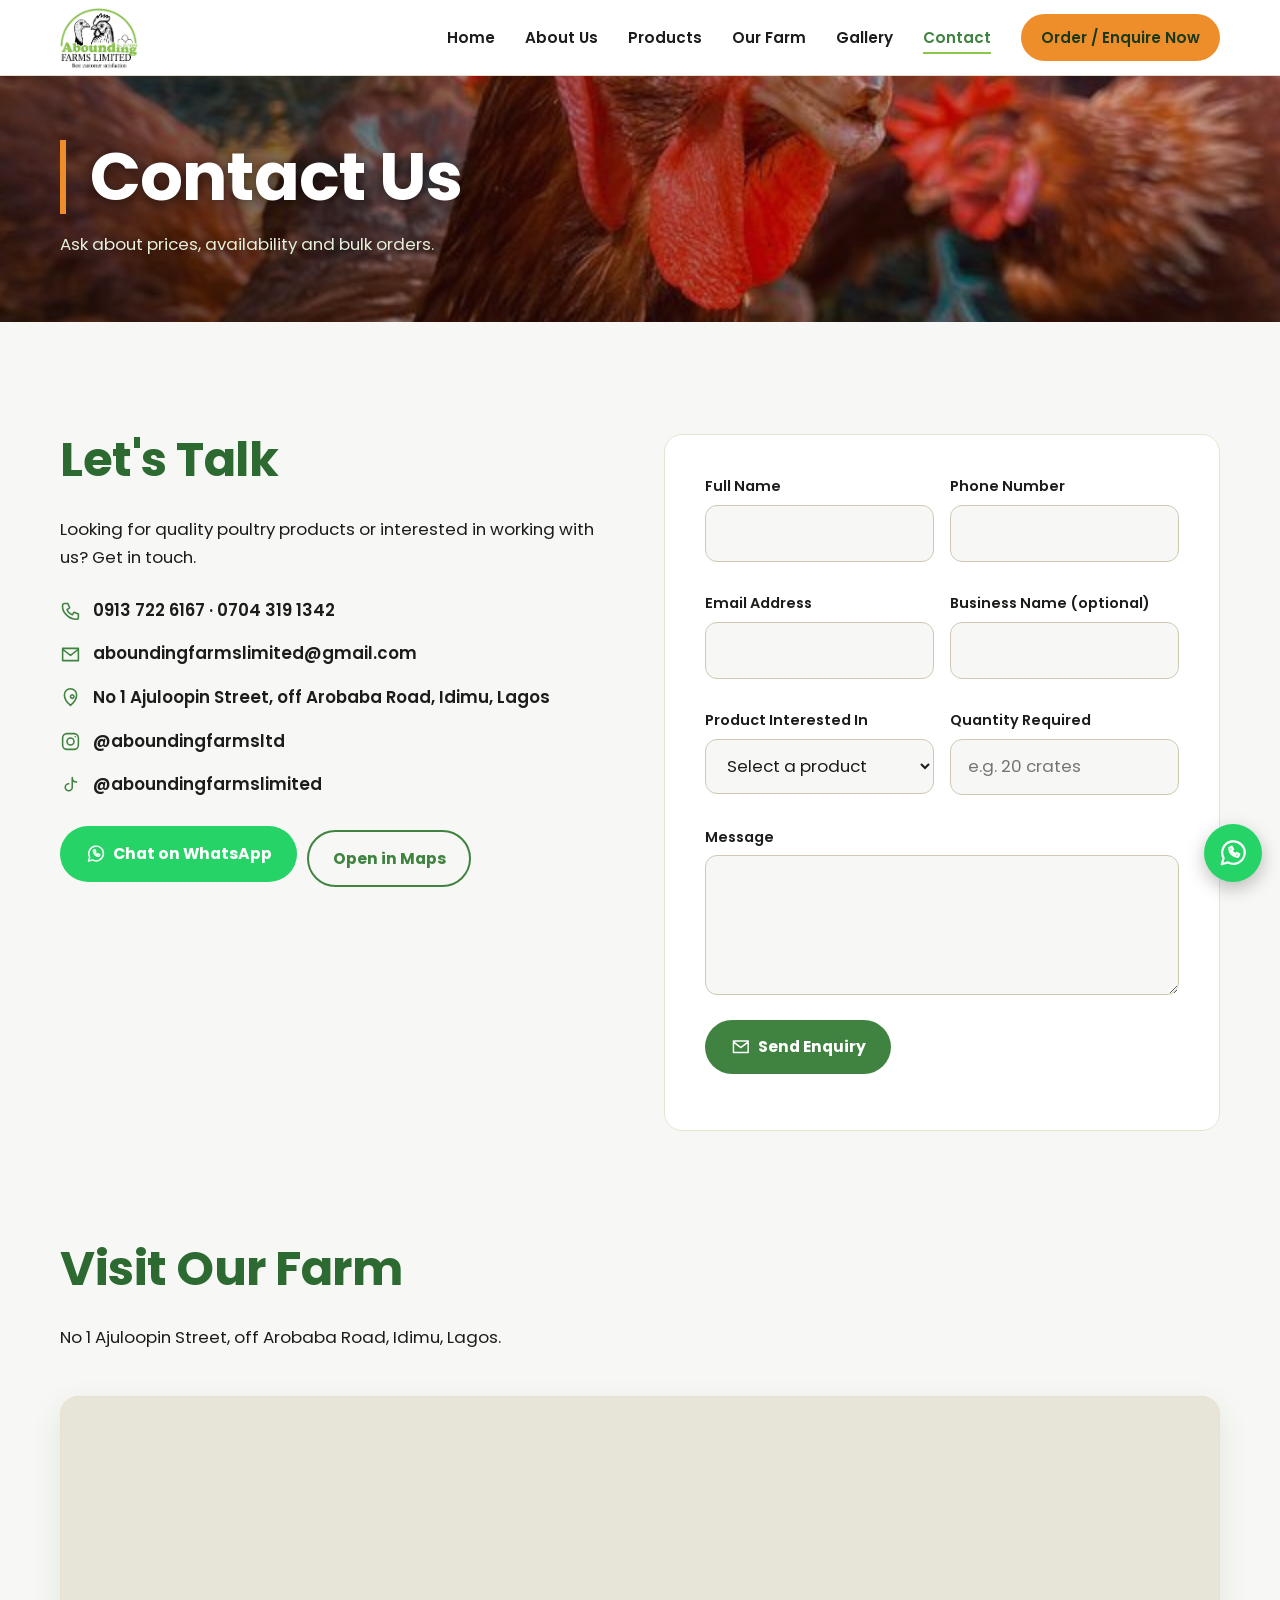
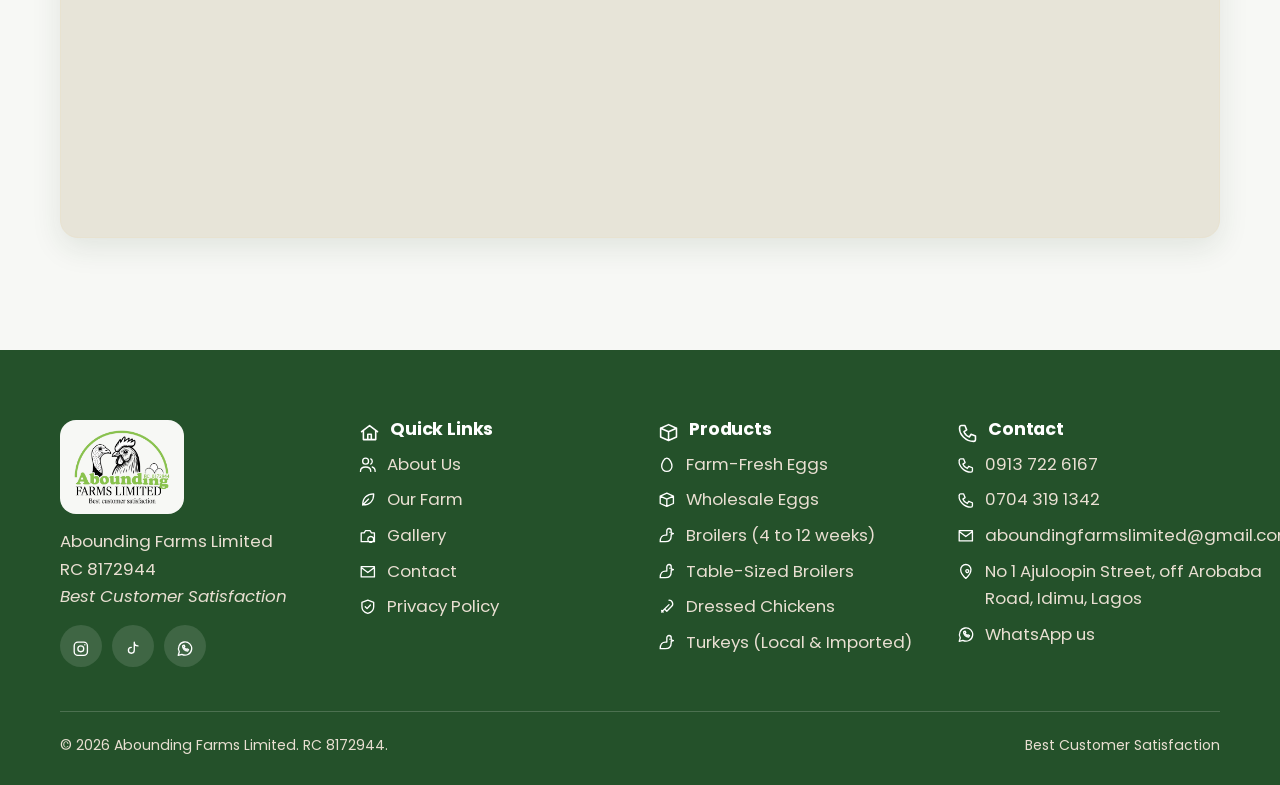
<file: contact.html>
<!DOCTYPE html>
<html lang="en-NG">
<head>
<meta charset="utf-8">
<meta name="viewport" content="width=device-width, initial-scale=1">
<title>Contact & Order | Abounding Farms Limited</title>
<meta name="description" content="Order fresh eggs and poultry from Abounding Farms Limited, Idimu, Lagos. Call, WhatsApp or send an enquiry.">
<meta name="color-scheme" content="light">
<meta property="og:type" content="website">
<meta property="og:title" content="Contact & Order | Abounding Farms Limited">
<meta property="og:description" content="Fresh eggs and quality poultry for individuals, retailers, restaurants and wholesale buyers in Nigeria.">
<meta property="og:image" content="images/logo.png">
<link rel="icon" href="data:image/svg+xml,%3Csvg xmlns='http://www.w3.org/2000/svg' viewBox='0 0 64 64'%3E%3Crect width='64' height='64' rx='14' fill='%232f5d2a'/%3E%3Cellipse cx='32' cy='35' rx='13' ry='17' fill='%23f6f1e4'/%3E%3C/svg%3E">
<link rel="preconnect" href="https://fonts.googleapis.com">
<link rel="preconnect" href="https://fonts.gstatic.com" crossorigin>
<link href="https://fonts.googleapis.com/css2?family=Poppins:wght@400;500;600;700;800&display=swap" rel="stylesheet">
<script type="application/ld+json">{"@context":"https://schema.org","@type":"LocalBusiness","telephone":"+2349137226167","email":"aboundingfarmslimited@gmail.com","address":{"@type":"PostalAddress","streetAddress":"No 1 Ajuloopin Street, off Arobaba Road, Idimu","addressRegion":"Lagos","addressCountry":"NG"},"name":"Abounding Farms Limited","slogan":"Best Customer Satisfaction","description":"Nigerian poultry farm supplying fresh eggs and poultry products.","areaServed":"NG","sameAs":["https://www.instagram.com/aboundingfarmsltd","https://www.tiktok.com/@aboundingfarmslimited"]}</script>
<link rel="stylesheet" href="css/styles.css">
</head>
<body>
<div class="prog" id="prog"></div>
<svg width="0" height="0" style="position:absolute" aria-hidden="true"><defs>
<symbol id="egg" viewBox="0 0 24 24"><path d="M12 3C8 3 5 10 5 14a7 7 0 0 0 14 0c0-4-3-11-7-11z"/></symbol>
<symbol id="bird" viewBox="0 0 24 24"><path d="M16 7h.01M3 20c0-6 3-9 7-9h2V5a3 3 0 0 1 6 0v3l3 1-3 1v2c0 5-3 8-8 8H3z"/></symbol>
<symbol id="leg" viewBox="0 0 24 24"><path d="M15 3a5 5 0 0 1 3 9l-6 6-3-3 6-6M9 15l-4 4M5 17l2 2"/></symbol>
<symbol id="star" viewBox="0 0 24 24"><path d="M12 3l2.7 5.6 6.1.9-4.4 4.3 1 6.1-5.4-2.9-5.4 2.9 1-6.1-4.4-4.3 6.1-.9z"/></symbol>
<symbol id="truck" viewBox="0 0 24 24"><path d="M2 6h12v10H2zM14 10h4l4 3v3h-8M6 19a2 2 0 1 0 0-.01M17 19a2 2 0 1 0 0-.01"/></symbol>
<symbol id="heart" viewBox="0 0 24 24"><path d="M12 20s-8-5-8-11a4.5 4.5 0 0 1 8-2.5A4.5 4.5 0 0 1 20 9c0 6-8 11-8 11z"/></symbol>
<symbol id="leaf" viewBox="0 0 24 24"><path d="M5 19C5 9 11 4 20 4c0 9-5 15-15 15zM5 19l8-8"/></symbol>
<symbol id="shield" viewBox="0 0 24 24"><path d="M12 3l8 3v6c0 5-4 8-8 9-4-1-8-4-8-9V6zM8.5 12l2.5 2.5 4.5-5"/></symbol>
<symbol id="home" viewBox="0 0 24 24"><path d="M3 11l9-7 9 7M5 10v10h14V10M10 20v-6h4v6"/></symbol>
<symbol id="users" viewBox="0 0 24 24"><path d="M9 11a4 4 0 1 0 0-8 4 4 0 0 0 0 8zM2 21c0-4 3-6 7-6s7 2 7 6M16 4a4 4 0 0 1 0 7M18 15c2.5.6 4 2.500 4 6"/></symbol>
<symbol id="cal" viewBox="0 0 24 24"><path d="M4 6h16v14H4zM4 10h16M8 3v4M16 3v4"/></symbol>
<symbol id="box" viewBox="0 0 24 24"><path d="M3 7l9-4 9 4v10l-9 4-9-4zM3 7l9 4 9-4M12 11v10"/></symbol>
<symbol id="wheat" viewBox="0 0 24 24"><path d="M12 22V8M12 8c-3 0-4-2-4-4 3 0 4 2 4 4zM12 8c3 0 4-2 4-4-3 0-4 2-4 4zM12 14c-3 0-4-2-4-4 3 0 4 2 4 4zM12 14c3 0 4-2 4-4-3 0-4 2-4 4z"/></symbol>
<symbol id="drop" viewBox="0 0 24 24"><path d="M12 3s6 6.500 6 11a6 6 0 0 1-12 0c0-4.500 6-11 6-11z"/></symbol>
<symbol id="cam" viewBox="0 0 24 24"><path d="M3 8h4l2-3h6l2 3h4v12H3zM12 17a4 4 0 1 0 0-.01"/></symbol>
<symbol id="phone" viewBox="0 0 24 24"><path d="M5 4h4l2 5-3 2c1 3 3 5 6 6l2-3 5 2v4c0 1-1 2-2 2C10 22 2 14 3 6c0-1 1-2 2-2z"/></symbol>
<symbol id="mail" viewBox="0 0 24 24"><path d="M3 5h18v14H3zM3 6l9 7 9-7"/></symbol>
<symbol id="pin" viewBox="0 0 24 24"><path d="M12 21s7-6 7-12a7 7 0 0 0-14 0c0 6 7 12 7 12zM12 11a2 2 0 1 0 0-.01"/></symbol>
<symbol id="wa" viewBox="0 0 24 24"><path d="M3 21l1.5-5A9 9 0 1 1 8 19.500zM9 8c0 4 3 7 7 7l1-2-2-1-1 1c-1-.5-2.500-2-3-3l1-1-1-2z"/></symbol>
<symbol id="ig" viewBox="0 0 24 24"><rect x="3" y="3" width="18" height="18" rx="5"/><circle cx="12" cy="12" r="4"/><path d="M17.500 6.500h.01"/></symbol>
<symbol id="tt" viewBox="0 0 24 24"><path d="M14 3v11a4 4 0 1 1-4-4M14 3c0 3 2 5 5 5"/></symbol>
<symbol id="menu" viewBox="0 0 24 24"><path d="M4 7h16M4 12h16M4 17h16"/></symbol>
<symbol id="x" viewBox="0 0 24 24"><path d="M6 6l12 12M18 6L6 18"/></symbol>
<symbol id="zoom" viewBox="0 0 24 24"><path d="M11 18a7 7 0 1 0 0-14 7 7 0 0 0 0 14zM21 21l-5-5M11 8v6M8 11h6"/></symbol>
</defs></svg>
<header id="hd"><div class="wrap nav">
<a class="logo" href="index.html" aria-label="Abounding Farms Limited home"><img src="images/logo.png" alt="Abounding Farms Limited logo" width="87" height="58"></a>
<button class="burger" id="bg" aria-label="Open menu" aria-expanded="false" aria-controls="lk"><svg class="ic"><use href="#menu"/></svg></button>
<ul class="links" id="lk">
<li><a href="index.html">Home</a></li><li><a href="about.html">About Us</a></li><li><a href="products.html">Products</a></li><li><a href="farm.html">Our Farm</a></li><li><a href="gallery.html">Gallery</a></li><li><a class="on" href="contact.html">Contact</a></li>
<li><a class="btn btn-y" href="contact.html">Order / Enquire Now</a></li>
</ul></div></header>
<main>
<section class="pb"><img data-par=".08" src="images/birds.jpg" alt="" onerror="this.remove()"><div class="wrap"><h1 class="rv">Contact Us</h1><p class="rv" style="--d:.12s">Ask about prices, availability and bulk orders.</p></div></section>
<section id="contact"><div class="wrap split" style="align-items:start">
<div class="rv l"><h2>Let's Talk</h2><p>Looking for quality poultry products or interested in working with us? Get in touch.</p>
<div class="cinfo">
<a href="tel:+2349137226167"><svg class="ic"><use href="#phone"/></svg><span>0913 722 6167 · 0704 319 1342</span></a>
<a href="mailto:aboundingfarmslimited@gmail.com"><svg class="ic"><use href="#mail"/></svg><span>aboundingfarmslimited@gmail.com</span></a>
<div><svg class="ic"><use href="#pin"/></svg>No 1 Ajuloopin Street, off Arobaba Road, Idimu, Lagos</div>
<a href="https://www.instagram.com/aboundingfarmsltd" target="_blank" rel="noopener"><svg class="ic"><use href="#ig"/></svg>@aboundingfarmsltd</a>
<a href="https://www.tiktok.com/@aboundingfarmslimited" target="_blank" rel="noopener"><svg class="ic"><use href="#tt"/></svg>@aboundingfarmslimited</a></div>
<a class="btn wa waLink" href="#" target="_blank" rel="noopener"><svg class="ic"><use href="#wa"/></svg>Chat on WhatsApp</a> <a class="btn btn-ol" style="margin:6px 0 0 6px" href="https://www.google.com/maps/search/?api=1&query=No+1+Ajuloopin+Street+Idimu+Lagos" target="_blank" rel="noopener">Open in Maps</a></div>
<form id="fm" class="rv r" novalidate>
<div class="h"><label for="n">Full Name</label><input id="n" name="Name" required autocomplete="name"><span class="err"></span></div>
<div class="h"><label for="p">Phone Number</label><input id="p" name="Phone" type="tel" required autocomplete="tel"><span class="err"></span></div>
<div class="h"><label for="e">Email Address</label><input id="e" name="Email" type="email" required autocomplete="email"><span class="err"></span></div>
<div class="h"><label for="b">Business Name (optional)</label><input id="b" name="Business"></div>
<div class="h"><label for="pr">Product Interested In</label><select id="pr" name="Product" required></select><span class="err"></span></div>
<div class="h"><label for="q">Quantity Required</label><input id="q" name="Quantity" required placeholder="e.g. 20 crates"><span class="err"></span></div>
<div class="f"><label for="m">Message</label><textarea id="m" name="Message" rows="4"></textarea></div>
<div class="f"><button class="btn btn-g" type="submit"><svg class="ic"><use href="#mail"/></svg>Send Enquiry</button></div>
<div id="msg" role="status"></div></form></div></section>
<section class="map" id="map"><div class="wrap"><div class="head rv"><h2>Visit Our Farm</h2><p>No 1 Ajuloopin Street, off Arobaba Road, Idimu, Lagos.</p></div><div class="mapbox rv"><iframe title="Abounding Farms Limited location map" src="https://www.google.com/maps?q=No+1+Ajuloopin+Street,+off+Arobaba+Road,+Idimu,+Lagos,+Nigeria&amp;output=embed" loading="lazy" referrerpolicy="no-referrer-when-downgrade" allowfullscreen></iframe></div></div></section>
</main>
<footer><div class="wrap">
<div class="fg">
<div><div class="lg"><img src="images/logo.png" alt="Abounding Farms Limited" width="102" height="68"></div><p>Abounding Farms Limited<br>RC 8172944<br><em>Best Customer Satisfaction</em></p>
<div class="soc"><a href="https://www.instagram.com/aboundingfarmsltd" target="_blank" rel="noopener" aria-label="Instagram"><svg class="ic"><use href="#ig"/></svg></a><a href="https://www.tiktok.com/@aboundingfarmslimited" target="_blank" rel="noopener" aria-label="TikTok"><svg class="ic"><use href="#tt"/></svg></a><a class="waLink" href="#" target="_blank" rel="noopener" aria-label="WhatsApp"><svg class="ic"><use href="#wa"/></svg></a></div></div>
<div><h3><svg class="ic"><use href="#home"/></svg>Quick Links</h3><ul><li><a href="about.html"><svg class="ic"><use href="#users"/></svg>About Us</a></li><li><a href="farm.html"><svg class="ic"><use href="#leaf"/></svg>Our Farm</a></li><li><a href="gallery.html"><svg class="ic"><use href="#cam"/></svg>Gallery</a></li><li><a href="contact.html"><svg class="ic"><use href="#mail"/></svg>Contact</a></li><li><a href="privacy.html"><svg class="ic"><use href="#shield"/></svg>Privacy Policy</a></li></ul></div>
<div><h3><svg class="ic"><use href="#box"/></svg>Products</h3><ul id="fp"></ul></div>
<div><h3><svg class="ic"><use href="#phone"/></svg>Contact</h3><ul><li><a href="tel:+2349137226167"><svg class="ic"><use href="#phone"/></svg>0913 722 6167</a></li><li><a href="tel:+2347043191342"><svg class="ic"><use href="#phone"/></svg>0704 319 1342</a></li><li><a href="mailto:aboundingfarmslimited@gmail.com"><svg class="ic"><use href="#mail"/></svg>aboundingfarmslimited@gmail.com</a></li><li><svg class="ic"><use href="#pin"/></svg><span>No 1 Ajuloopin Street, off Arobaba Road, Idimu, Lagos</span></li><li><a class="waLink" href="#" target="_blank" rel="noopener"><svg class="ic"><use href="#wa"/></svg>WhatsApp us</a></li></ul></div>
</div>
<div class="copy"><span>&copy; <span id="yr"></span> Abounding Farms Limited. RC 8172944.</span><span>Best Customer Satisfaction</span></div>
</div></footer>
<a class="fab waLink" href="#" target="_blank" rel="noopener" aria-label="Chat on WhatsApp"><svg class="ic"><use href="#wa"/></svg></a>
<div class="lb" id="lb" role="dialog" aria-modal="true" aria-label="Photo viewer"><button class="x" aria-label="Close photo">&times;</button><div style="text-align:center"><img id="li" alt=""><p id="lc"></p></div></div>
<script src="js/main.js" defer></script>
</body>
</html>
</file>
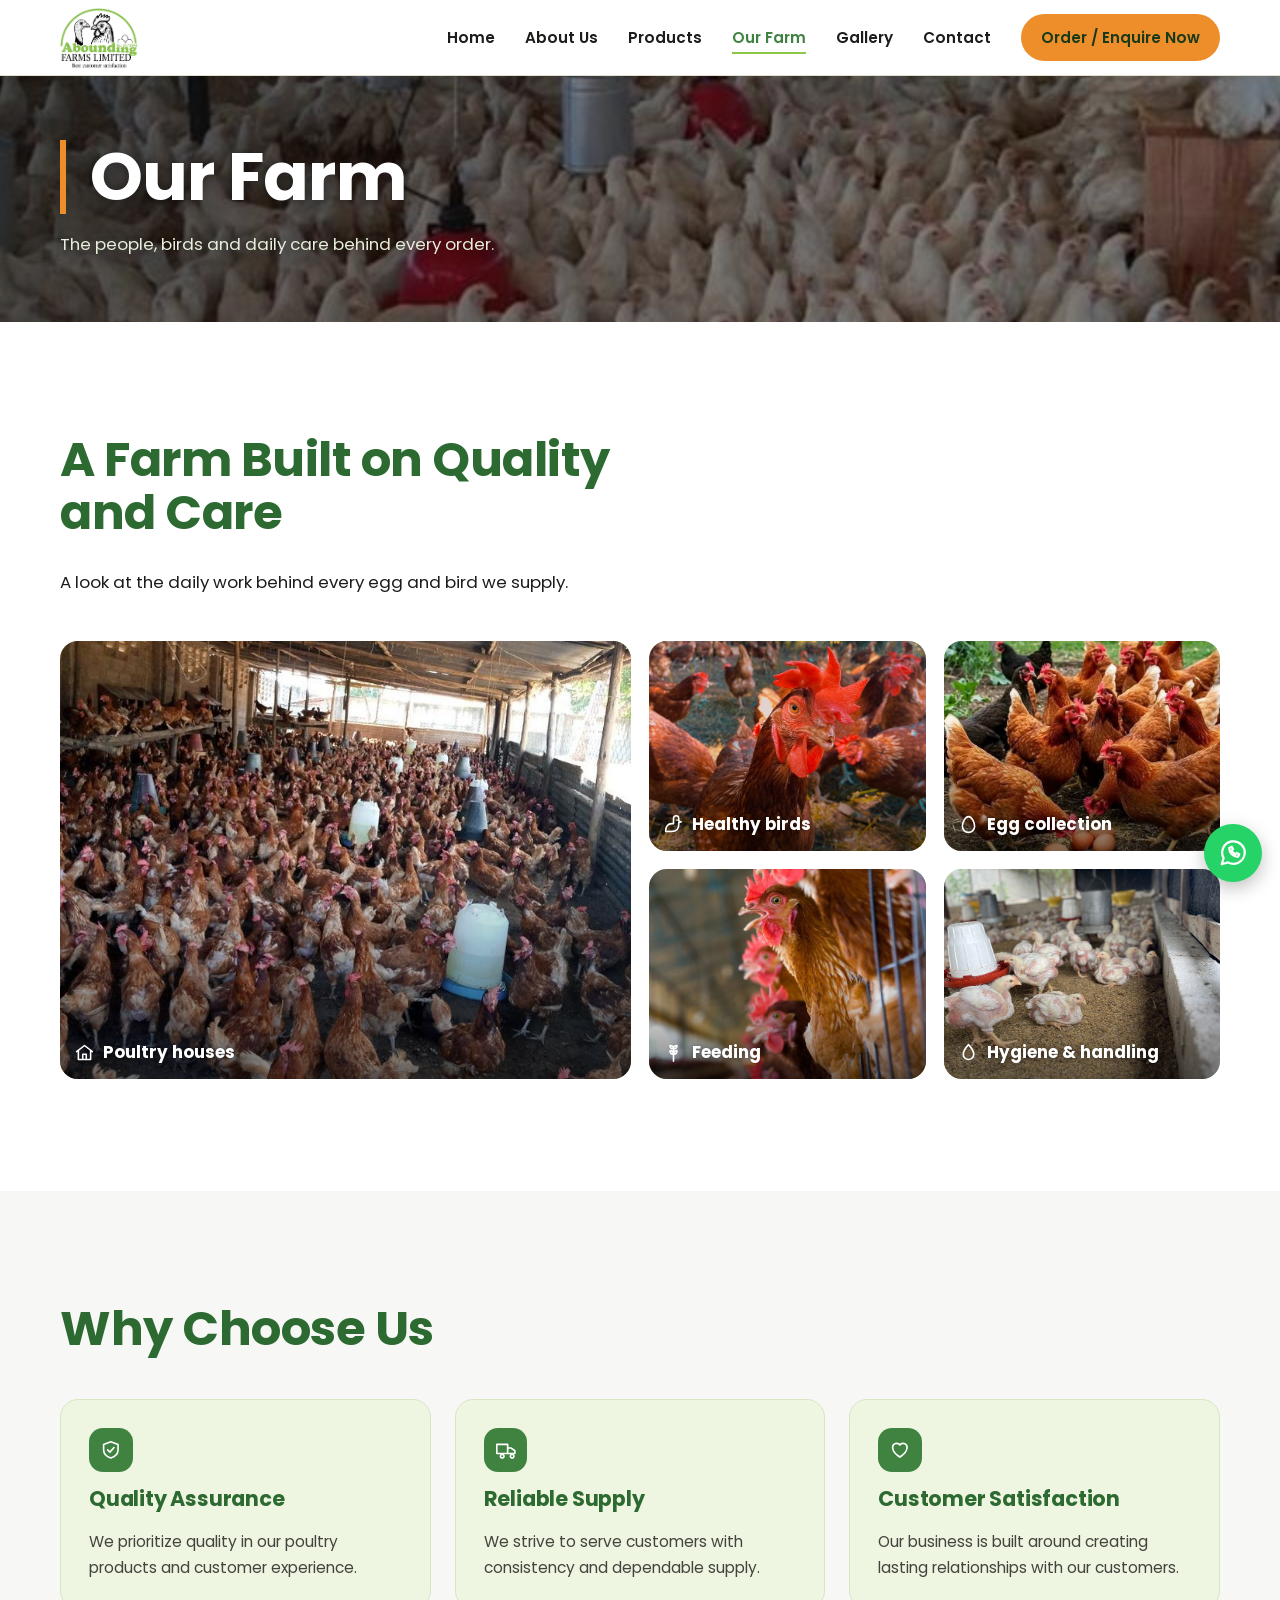
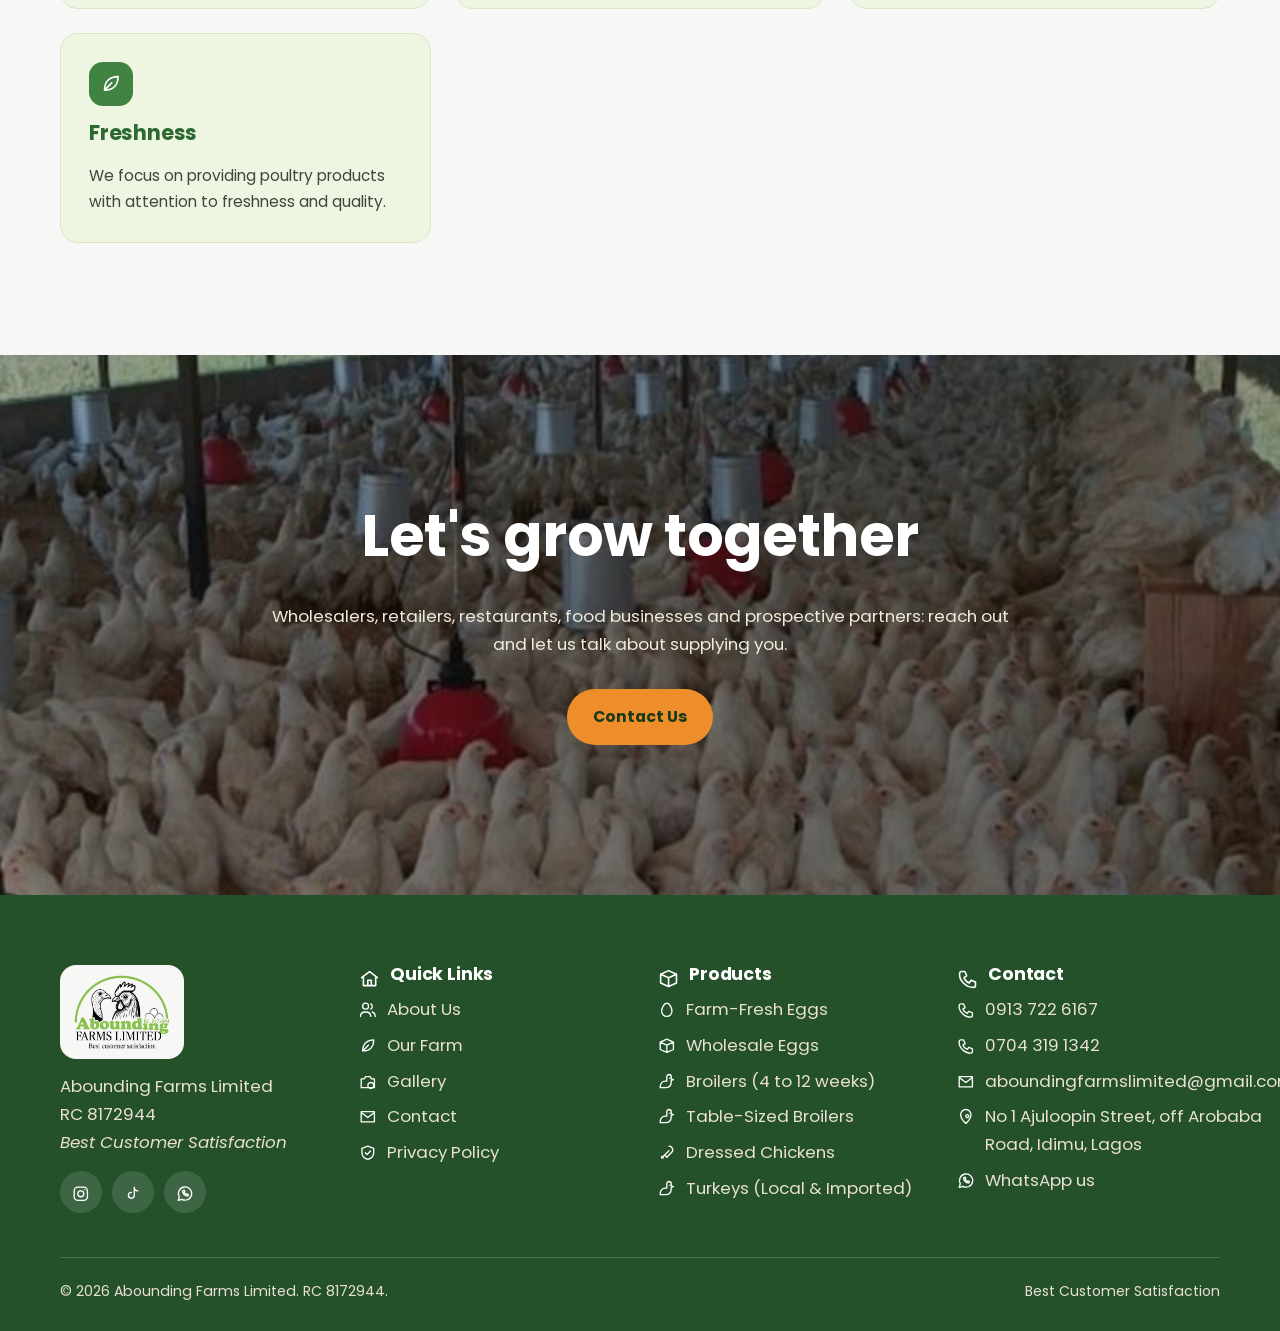
<file: farm.html>
<!DOCTYPE html>
<html lang="en-NG">
<head>
<meta charset="utf-8">
<meta name="viewport" content="width=device-width, initial-scale=1">
<title>Our Farm | Abounding Farms Limited</title>
<meta name="description" content="See the poultry houses, birds and daily care behind Abounding Farms Limited.">
<meta name="color-scheme" content="light">
<meta property="og:type" content="website">
<meta property="og:title" content="Our Farm | Abounding Farms Limited">
<meta property="og:description" content="Fresh eggs and quality poultry for individuals, retailers, restaurants and wholesale buyers in Nigeria.">
<meta property="og:image" content="images/logo.png">
<link rel="icon" href="data:image/svg+xml,%3Csvg xmlns='http://www.w3.org/2000/svg' viewBox='0 0 64 64'%3E%3Crect width='64' height='64' rx='14' fill='%232f5d2a'/%3E%3Cellipse cx='32' cy='35' rx='13' ry='17' fill='%23f6f1e4'/%3E%3C/svg%3E">
<link rel="preconnect" href="https://fonts.googleapis.com">
<link rel="preconnect" href="https://fonts.gstatic.com" crossorigin>
<link href="https://fonts.googleapis.com/css2?family=Poppins:wght@400;500;600;700;800&display=swap" rel="stylesheet">
<script type="application/ld+json">{"@context":"https://schema.org","@type":"LocalBusiness","telephone":"+2349137226167","email":"aboundingfarmslimited@gmail.com","address":{"@type":"PostalAddress","streetAddress":"No 1 Ajuloopin Street, off Arobaba Road, Idimu","addressRegion":"Lagos","addressCountry":"NG"},"name":"Abounding Farms Limited","slogan":"Best Customer Satisfaction","description":"Nigerian poultry farm supplying fresh eggs and poultry products.","areaServed":"NG","sameAs":["https://www.instagram.com/aboundingfarmsltd","https://www.tiktok.com/@aboundingfarmslimited"]}</script>
<link rel="stylesheet" href="css/styles.css">
</head>
<body>
<div class="prog" id="prog"></div>
<svg width="0" height="0" style="position:absolute" aria-hidden="true"><defs>
<symbol id="egg" viewBox="0 0 24 24"><path d="M12 3C8 3 5 10 5 14a7 7 0 0 0 14 0c0-4-3-11-7-11z"/></symbol>
<symbol id="bird" viewBox="0 0 24 24"><path d="M16 7h.01M3 20c0-6 3-9 7-9h2V5a3 3 0 0 1 6 0v3l3 1-3 1v2c0 5-3 8-8 8H3z"/></symbol>
<symbol id="leg" viewBox="0 0 24 24"><path d="M15 3a5 5 0 0 1 3 9l-6 6-3-3 6-6M9 15l-4 4M5 17l2 2"/></symbol>
<symbol id="star" viewBox="0 0 24 24"><path d="M12 3l2.7 5.6 6.1.9-4.4 4.3 1 6.1-5.4-2.9-5.4 2.9 1-6.1-4.4-4.3 6.1-.9z"/></symbol>
<symbol id="truck" viewBox="0 0 24 24"><path d="M2 6h12v10H2zM14 10h4l4 3v3h-8M6 19a2 2 0 1 0 0-.01M17 19a2 2 0 1 0 0-.01"/></symbol>
<symbol id="heart" viewBox="0 0 24 24"><path d="M12 20s-8-5-8-11a4.5 4.5 0 0 1 8-2.5A4.5 4.5 0 0 1 20 9c0 6-8 11-8 11z"/></symbol>
<symbol id="leaf" viewBox="0 0 24 24"><path d="M5 19C5 9 11 4 20 4c0 9-5 15-15 15zM5 19l8-8"/></symbol>
<symbol id="shield" viewBox="0 0 24 24"><path d="M12 3l8 3v6c0 5-4 8-8 9-4-1-8-4-8-9V6zM8.5 12l2.5 2.5 4.5-5"/></symbol>
<symbol id="home" viewBox="0 0 24 24"><path d="M3 11l9-7 9 7M5 10v10h14V10M10 20v-6h4v6"/></symbol>
<symbol id="users" viewBox="0 0 24 24"><path d="M9 11a4 4 0 1 0 0-8 4 4 0 0 0 0 8zM2 21c0-4 3-6 7-6s7 2 7 6M16 4a4 4 0 0 1 0 7M18 15c2.5.6 4 2.500 4 6"/></symbol>
<symbol id="cal" viewBox="0 0 24 24"><path d="M4 6h16v14H4zM4 10h16M8 3v4M16 3v4"/></symbol>
<symbol id="box" viewBox="0 0 24 24"><path d="M3 7l9-4 9 4v10l-9 4-9-4zM3 7l9 4 9-4M12 11v10"/></symbol>
<symbol id="wheat" viewBox="0 0 24 24"><path d="M12 22V8M12 8c-3 0-4-2-4-4 3 0 4 2 4 4zM12 8c3 0 4-2 4-4-3 0-4 2-4 4zM12 14c-3 0-4-2-4-4 3 0 4 2 4 4zM12 14c3 0 4-2 4-4-3 0-4 2-4 4z"/></symbol>
<symbol id="drop" viewBox="0 0 24 24"><path d="M12 3s6 6.500 6 11a6 6 0 0 1-12 0c0-4.500 6-11 6-11z"/></symbol>
<symbol id="cam" viewBox="0 0 24 24"><path d="M3 8h4l2-3h6l2 3h4v12H3zM12 17a4 4 0 1 0 0-.01"/></symbol>
<symbol id="phone" viewBox="0 0 24 24"><path d="M5 4h4l2 5-3 2c1 3 3 5 6 6l2-3 5 2v4c0 1-1 2-2 2C10 22 2 14 3 6c0-1 1-2 2-2z"/></symbol>
<symbol id="mail" viewBox="0 0 24 24"><path d="M3 5h18v14H3zM3 6l9 7 9-7"/></symbol>
<symbol id="pin" viewBox="0 0 24 24"><path d="M12 21s7-6 7-12a7 7 0 0 0-14 0c0 6 7 12 7 12zM12 11a2 2 0 1 0 0-.01"/></symbol>
<symbol id="wa" viewBox="0 0 24 24"><path d="M3 21l1.5-5A9 9 0 1 1 8 19.500zM9 8c0 4 3 7 7 7l1-2-2-1-1 1c-1-.5-2.500-2-3-3l1-1-1-2z"/></symbol>
<symbol id="ig" viewBox="0 0 24 24"><rect x="3" y="3" width="18" height="18" rx="5"/><circle cx="12" cy="12" r="4"/><path d="M17.500 6.500h.01"/></symbol>
<symbol id="tt" viewBox="0 0 24 24"><path d="M14 3v11a4 4 0 1 1-4-4M14 3c0 3 2 5 5 5"/></symbol>
<symbol id="menu" viewBox="0 0 24 24"><path d="M4 7h16M4 12h16M4 17h16"/></symbol>
<symbol id="x" viewBox="0 0 24 24"><path d="M6 6l12 12M18 6L6 18"/></symbol>
<symbol id="zoom" viewBox="0 0 24 24"><path d="M11 18a7 7 0 1 0 0-14 7 7 0 0 0 0 14zM21 21l-5-5M11 8v6M8 11h6"/></symbol>
</defs></svg>
<header id="hd"><div class="wrap nav">
<a class="logo" href="index.html" aria-label="Abounding Farms Limited home"><img src="images/logo.png" alt="Abounding Farms Limited logo" width="87" height="58"></a>
<button class="burger" id="bg" aria-label="Open menu" aria-expanded="false" aria-controls="lk"><svg class="ic"><use href="#menu"/></svg></button>
<ul class="links" id="lk">
<li><a href="index.html">Home</a></li><li><a href="about.html">About Us</a></li><li><a href="products.html">Products</a></li><li><a class="on" href="farm.html">Our Farm</a></li><li><a href="gallery.html">Gallery</a></li><li><a href="contact.html">Contact</a></li>
<li><a class="btn btn-y" href="contact.html">Order / Enquire Now</a></li>
</ul></div></header>
<main>
<section class="pb"><img data-par=".08" src="images/hero.jpg" alt="" onerror="this.remove()"><div class="wrap"><h1 class="rv">Our Farm</h1><p class="rv" style="--d:.12s">The people, birds and daily care behind every order.</p></div></section>
<section class="farm" id="farm"><div class="wrap">
<div class="head rv"><h2>A Farm Built on Quality and Care</h2><p>A look at the daily work behind every egg and bird we supply.</p></div>
<div class="edit">
<div class="ph big rv z"><img src="images/farm-1.jpg" alt="Poultry houses" loading="lazy" onerror="this.remove()"><span><svg class="ic"><use href="#home"/></svg>Poultry houses</span></div>
<div class="ph rv z" style="--d:.1s"><img src="images/birds.jpg" alt="Healthy birds" loading="lazy" onerror="this.remove()"><span><svg class="ic"><use href="#bird"/></svg>Healthy birds</span></div>
<div class="ph rv z" style="--d:.2s"><img src="images/collection.jpg" alt="Egg collection" loading="lazy" onerror="this.remove()"><span><svg class="ic"><use href="#egg"/></svg>Egg collection</span></div>
<div class="ph rv z" style="--d:.3s"><img src="images/feeding.jpg" alt="Feeding operations" loading="lazy" onerror="this.remove()"><span><svg class="ic"><use href="#wheat"/></svg>Feeding</span></div>
<div class="ph rv z" style="--d:.4s"><img src="images/hygiene.jpg" alt="Hygiene and handling" loading="lazy" onerror="this.remove()"><span><svg class="ic"><use href="#drop"/></svg>Hygiene & handling</span></div>
</div></div></section>
<section class="why"><div class="wrap">
<div class="head rv"><h2>Why Choose Us</h2></div>
<div class="grid">
<div class="card rv" ><svg class="ic"><use href="#shield"/></svg><h3>Quality Assurance</h3><p>We prioritize quality in our poultry products and customer experience.</p></div>
<div class="card rv" style="--d:.1s"><svg class="ic"><use href="#truck"/></svg><h3>Reliable Supply</h3><p>We strive to serve customers with consistency and dependable supply.</p></div>
<div class="card rv" style="--d:.2s"><svg class="ic"><use href="#heart"/></svg><h3>Customer Satisfaction</h3><p>Our business is built around creating lasting relationships with our customers.</p></div>
<div class="card rv" style="--d:.3s"><svg class="ic"><use href="#leaf"/></svg><h3>Freshness</h3><p>We focus on providing poultry products with attention to freshness and quality.</p></div>
</div></div></section>
<section class="promo two" aria-label="Let's grow together"><img data-par=".12" src="images/promo-2.jpg" alt="" loading="lazy" onerror="this.remove()"><div class="wrap">
<h2 class="rv">Let's grow together</h2><p class="rv" style="--d:.1s">Wholesalers, retailers, restaurants, food businesses and prospective partners: reach out and let us talk about supplying you.</p><a class="btn btn-y rv" style="--d:.2s" href="contact.html">Contact Us</a></div></section>
</main>
<footer><div class="wrap">
<div class="fg">
<div><div class="lg"><img src="images/logo.png" alt="Abounding Farms Limited" width="102" height="68"></div><p>Abounding Farms Limited<br>RC 8172944<br><em>Best Customer Satisfaction</em></p>
<div class="soc"><a href="https://www.instagram.com/aboundingfarmsltd" target="_blank" rel="noopener" aria-label="Instagram"><svg class="ic"><use href="#ig"/></svg></a><a href="https://www.tiktok.com/@aboundingfarmslimited" target="_blank" rel="noopener" aria-label="TikTok"><svg class="ic"><use href="#tt"/></svg></a><a class="waLink" href="#" target="_blank" rel="noopener" aria-label="WhatsApp"><svg class="ic"><use href="#wa"/></svg></a></div></div>
<div><h3><svg class="ic"><use href="#home"/></svg>Quick Links</h3><ul><li><a href="about.html"><svg class="ic"><use href="#users"/></svg>About Us</a></li><li><a href="farm.html"><svg class="ic"><use href="#leaf"/></svg>Our Farm</a></li><li><a href="gallery.html"><svg class="ic"><use href="#cam"/></svg>Gallery</a></li><li><a href="contact.html"><svg class="ic"><use href="#mail"/></svg>Contact</a></li><li><a href="privacy.html"><svg class="ic"><use href="#shield"/></svg>Privacy Policy</a></li></ul></div>
<div><h3><svg class="ic"><use href="#box"/></svg>Products</h3><ul id="fp"></ul></div>
<div><h3><svg class="ic"><use href="#phone"/></svg>Contact</h3><ul><li><a href="tel:+2349137226167"><svg class="ic"><use href="#phone"/></svg>0913 722 6167</a></li><li><a href="tel:+2347043191342"><svg class="ic"><use href="#phone"/></svg>0704 319 1342</a></li><li><a href="mailto:aboundingfarmslimited@gmail.com"><svg class="ic"><use href="#mail"/></svg>aboundingfarmslimited@gmail.com</a></li><li><svg class="ic"><use href="#pin"/></svg><span>No 1 Ajuloopin Street, off Arobaba Road, Idimu, Lagos</span></li><li><a class="waLink" href="#" target="_blank" rel="noopener"><svg class="ic"><use href="#wa"/></svg>WhatsApp us</a></li></ul></div>
</div>
<div class="copy"><span>&copy; <span id="yr"></span> Abounding Farms Limited. RC 8172944.</span><span>Best Customer Satisfaction</span></div>
</div></footer>
<a class="fab waLink" href="#" target="_blank" rel="noopener" aria-label="Chat on WhatsApp"><svg class="ic"><use href="#wa"/></svg></a>
<div class="lb" id="lb" role="dialog" aria-modal="true" aria-label="Photo viewer"><button class="x" aria-label="Close photo">&times;</button><div style="text-align:center"><img id="li" alt=""><p id="lc"></p></div></div>
<script src="js/main.js" defer></script>
</body>
</html>
</file>
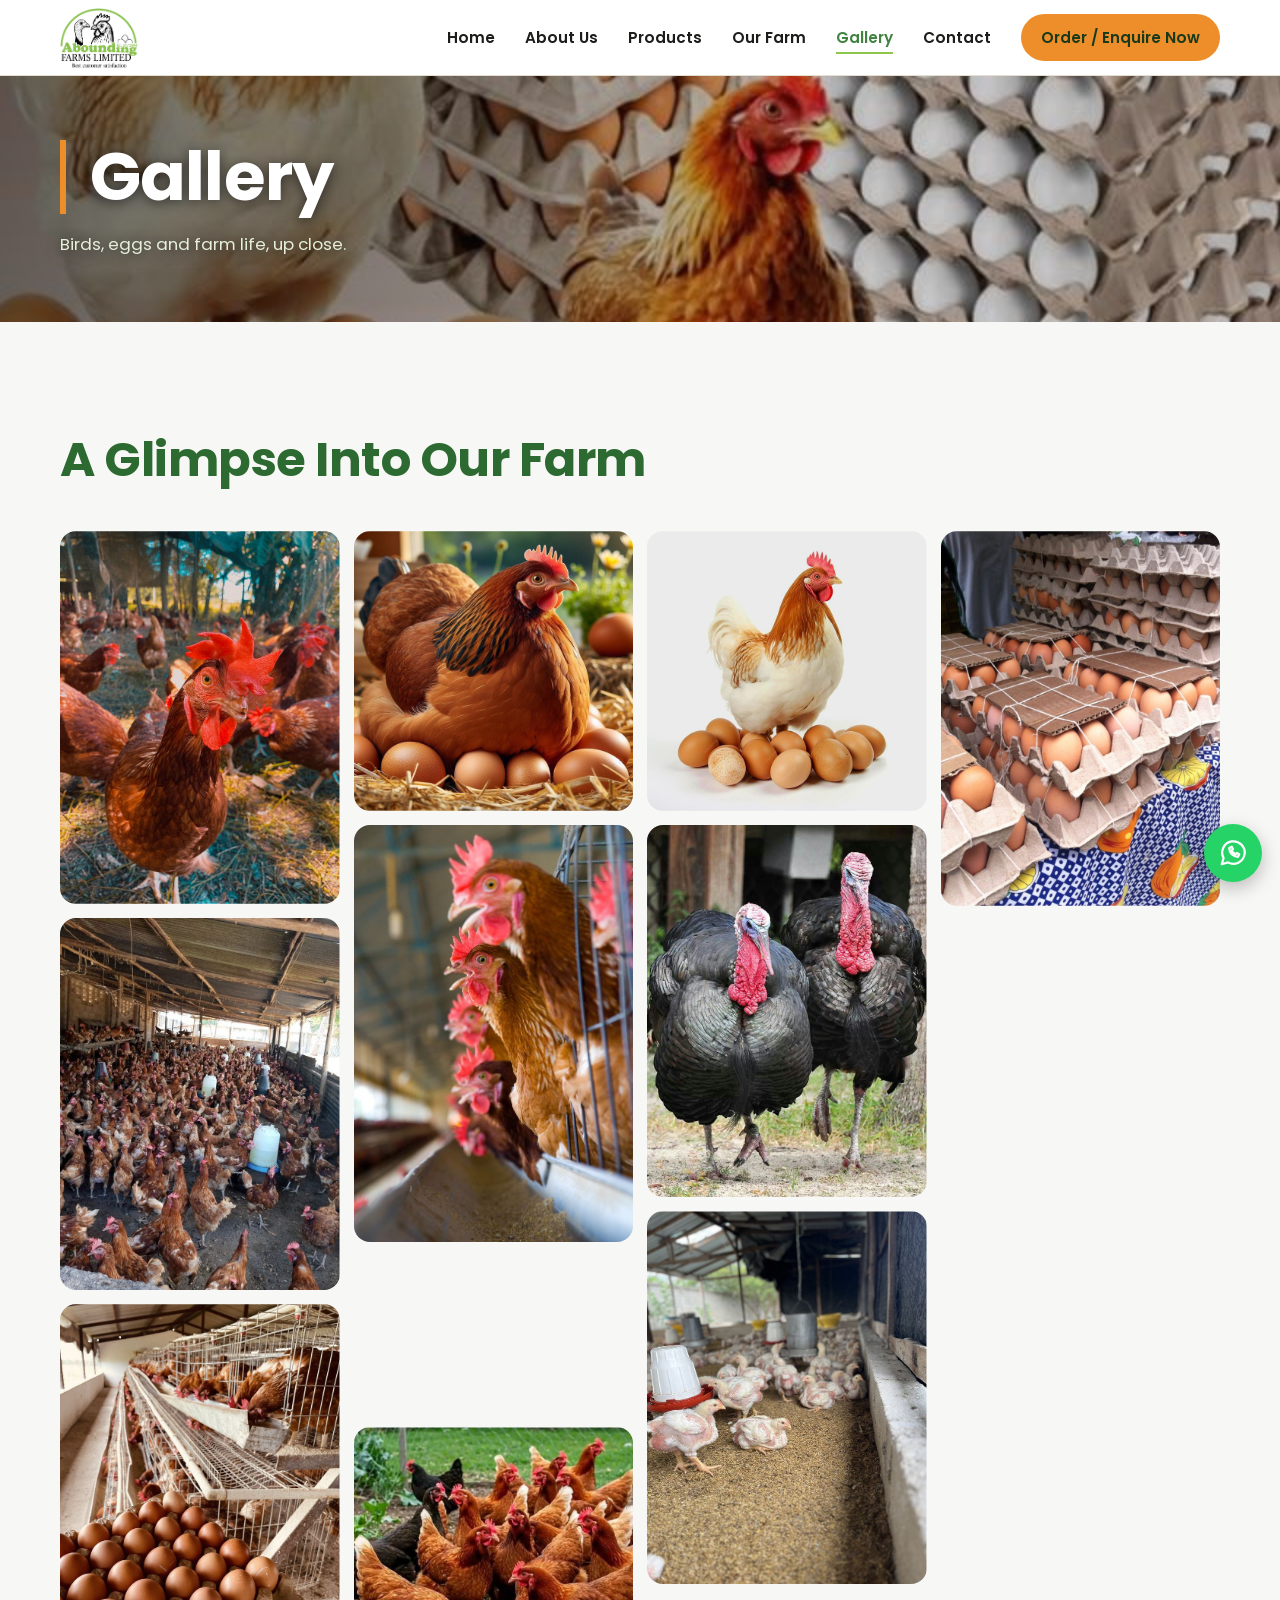
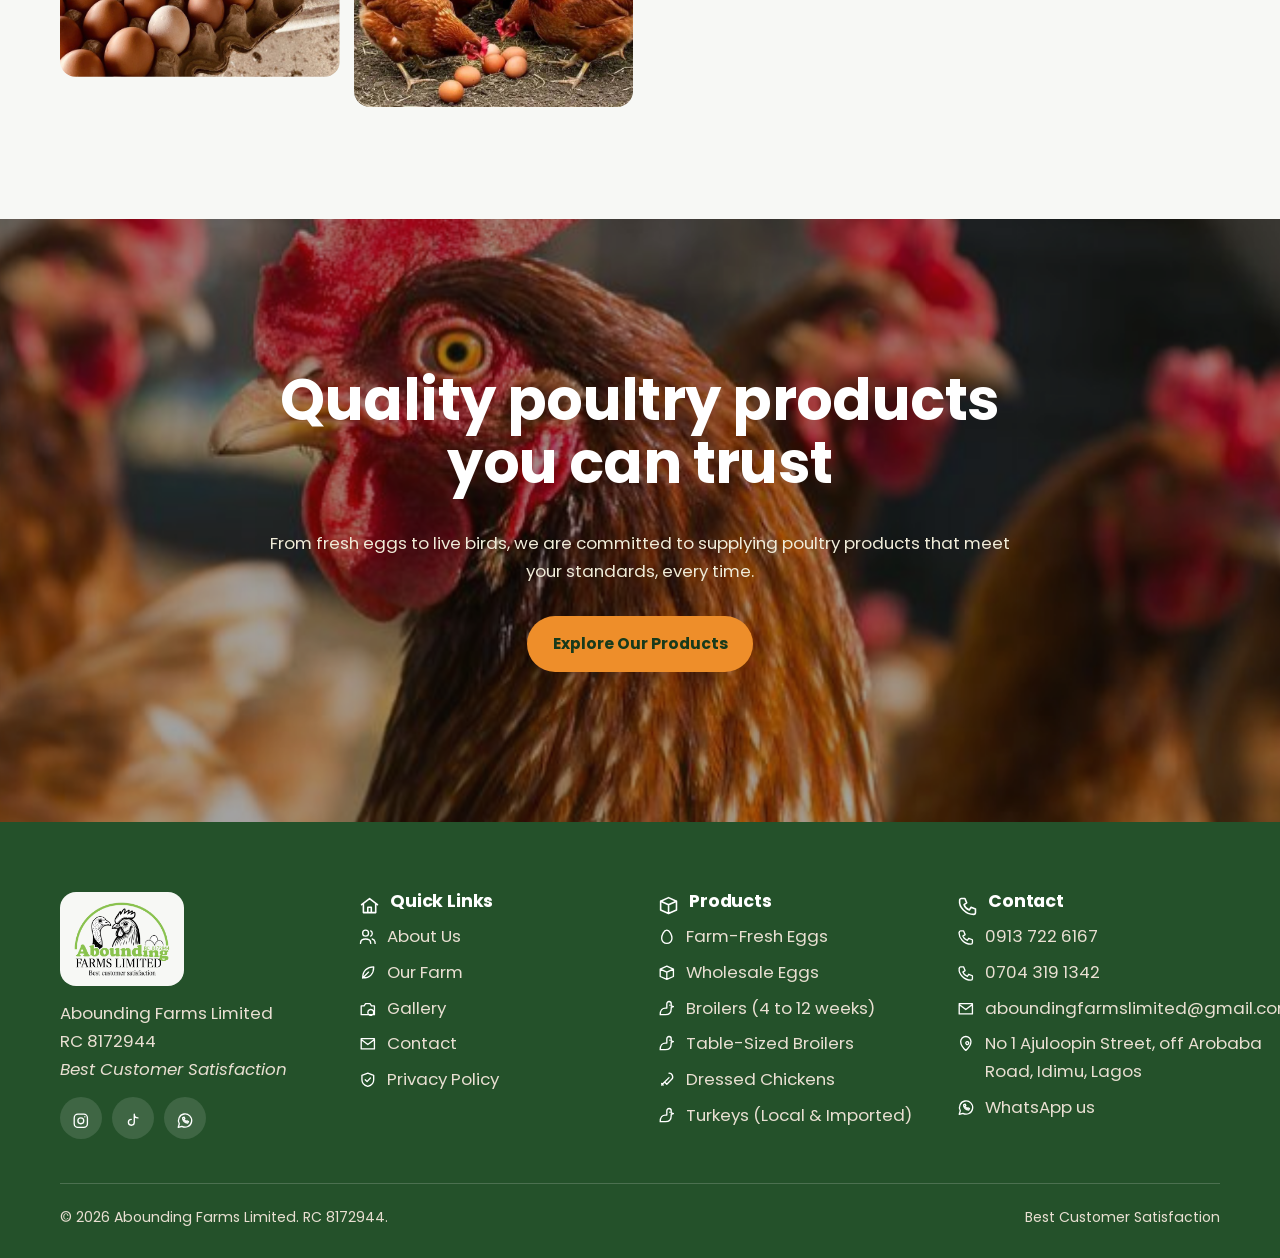
<file: gallery.html>
<!DOCTYPE html>
<html lang="en-NG">
<head>
<meta charset="utf-8">
<meta name="viewport" content="width=device-width, initial-scale=1">
<title>Farm Gallery | Abounding Farms Limited</title>
<meta name="description" content="Photos of birds, eggs and poultry houses at Abounding Farms Limited.">
<meta name="color-scheme" content="light">
<meta property="og:type" content="website">
<meta property="og:title" content="Farm Gallery | Abounding Farms Limited">
<meta property="og:description" content="Fresh eggs and quality poultry for individuals, retailers, restaurants and wholesale buyers in Nigeria.">
<meta property="og:image" content="images/logo.png">
<link rel="icon" href="data:image/svg+xml,%3Csvg xmlns='http://www.w3.org/2000/svg' viewBox='0 0 64 64'%3E%3Crect width='64' height='64' rx='14' fill='%232f5d2a'/%3E%3Cellipse cx='32' cy='35' rx='13' ry='17' fill='%23f6f1e4'/%3E%3C/svg%3E">
<link rel="preconnect" href="https://fonts.googleapis.com">
<link rel="preconnect" href="https://fonts.gstatic.com" crossorigin>
<link href="https://fonts.googleapis.com/css2?family=Poppins:wght@400;500;600;700;800&display=swap" rel="stylesheet">
<script type="application/ld+json">{"@context":"https://schema.org","@type":"LocalBusiness","telephone":"+2349137226167","email":"aboundingfarmslimited@gmail.com","address":{"@type":"PostalAddress","streetAddress":"No 1 Ajuloopin Street, off Arobaba Road, Idimu","addressRegion":"Lagos","addressCountry":"NG"},"name":"Abounding Farms Limited","slogan":"Best Customer Satisfaction","description":"Nigerian poultry farm supplying fresh eggs and poultry products.","areaServed":"NG","sameAs":["https://www.instagram.com/aboundingfarmsltd","https://www.tiktok.com/@aboundingfarmslimited"]}</script>
<link rel="stylesheet" href="css/styles.css">
</head>
<body>
<div class="prog" id="prog"></div>
<svg width="0" height="0" style="position:absolute" aria-hidden="true"><defs>
<symbol id="egg" viewBox="0 0 24 24"><path d="M12 3C8 3 5 10 5 14a7 7 0 0 0 14 0c0-4-3-11-7-11z"/></symbol>
<symbol id="bird" viewBox="0 0 24 24"><path d="M16 7h.01M3 20c0-6 3-9 7-9h2V5a3 3 0 0 1 6 0v3l3 1-3 1v2c0 5-3 8-8 8H3z"/></symbol>
<symbol id="leg" viewBox="0 0 24 24"><path d="M15 3a5 5 0 0 1 3 9l-6 6-3-3 6-6M9 15l-4 4M5 17l2 2"/></symbol>
<symbol id="star" viewBox="0 0 24 24"><path d="M12 3l2.7 5.6 6.1.9-4.4 4.3 1 6.1-5.4-2.9-5.4 2.9 1-6.1-4.4-4.3 6.1-.9z"/></symbol>
<symbol id="truck" viewBox="0 0 24 24"><path d="M2 6h12v10H2zM14 10h4l4 3v3h-8M6 19a2 2 0 1 0 0-.01M17 19a2 2 0 1 0 0-.01"/></symbol>
<symbol id="heart" viewBox="0 0 24 24"><path d="M12 20s-8-5-8-11a4.5 4.5 0 0 1 8-2.5A4.5 4.5 0 0 1 20 9c0 6-8 11-8 11z"/></symbol>
<symbol id="leaf" viewBox="0 0 24 24"><path d="M5 19C5 9 11 4 20 4c0 9-5 15-15 15zM5 19l8-8"/></symbol>
<symbol id="shield" viewBox="0 0 24 24"><path d="M12 3l8 3v6c0 5-4 8-8 9-4-1-8-4-8-9V6zM8.5 12l2.5 2.5 4.5-5"/></symbol>
<symbol id="home" viewBox="0 0 24 24"><path d="M3 11l9-7 9 7M5 10v10h14V10M10 20v-6h4v6"/></symbol>
<symbol id="users" viewBox="0 0 24 24"><path d="M9 11a4 4 0 1 0 0-8 4 4 0 0 0 0 8zM2 21c0-4 3-6 7-6s7 2 7 6M16 4a4 4 0 0 1 0 7M18 15c2.5.6 4 2.500 4 6"/></symbol>
<symbol id="cal" viewBox="0 0 24 24"><path d="M4 6h16v14H4zM4 10h16M8 3v4M16 3v4"/></symbol>
<symbol id="box" viewBox="0 0 24 24"><path d="M3 7l9-4 9 4v10l-9 4-9-4zM3 7l9 4 9-4M12 11v10"/></symbol>
<symbol id="wheat" viewBox="0 0 24 24"><path d="M12 22V8M12 8c-3 0-4-2-4-4 3 0 4 2 4 4zM12 8c3 0 4-2 4-4-3 0-4 2-4 4zM12 14c-3 0-4-2-4-4 3 0 4 2 4 4zM12 14c3 0 4-2 4-4-3 0-4 2-4 4z"/></symbol>
<symbol id="drop" viewBox="0 0 24 24"><path d="M12 3s6 6.500 6 11a6 6 0 0 1-12 0c0-4.500 6-11 6-11z"/></symbol>
<symbol id="cam" viewBox="0 0 24 24"><path d="M3 8h4l2-3h6l2 3h4v12H3zM12 17a4 4 0 1 0 0-.01"/></symbol>
<symbol id="phone" viewBox="0 0 24 24"><path d="M5 4h4l2 5-3 2c1 3 3 5 6 6l2-3 5 2v4c0 1-1 2-2 2C10 22 2 14 3 6c0-1 1-2 2-2z"/></symbol>
<symbol id="mail" viewBox="0 0 24 24"><path d="M3 5h18v14H3zM3 6l9 7 9-7"/></symbol>
<symbol id="pin" viewBox="0 0 24 24"><path d="M12 21s7-6 7-12a7 7 0 0 0-14 0c0 6 7 12 7 12zM12 11a2 2 0 1 0 0-.01"/></symbol>
<symbol id="wa" viewBox="0 0 24 24"><path d="M3 21l1.5-5A9 9 0 1 1 8 19.500zM9 8c0 4 3 7 7 7l1-2-2-1-1 1c-1-.5-2.500-2-3-3l1-1-1-2z"/></symbol>
<symbol id="ig" viewBox="0 0 24 24"><rect x="3" y="3" width="18" height="18" rx="5"/><circle cx="12" cy="12" r="4"/><path d="M17.500 6.500h.01"/></symbol>
<symbol id="tt" viewBox="0 0 24 24"><path d="M14 3v11a4 4 0 1 1-4-4M14 3c0 3 2 5 5 5"/></symbol>
<symbol id="menu" viewBox="0 0 24 24"><path d="M4 7h16M4 12h16M4 17h16"/></symbol>
<symbol id="x" viewBox="0 0 24 24"><path d="M6 6l12 12M18 6L6 18"/></symbol>
<symbol id="zoom" viewBox="0 0 24 24"><path d="M11 18a7 7 0 1 0 0-14 7 7 0 0 0 0 14zM21 21l-5-5M11 8v6M8 11h6"/></symbol>
</defs></svg>
<header id="hd"><div class="wrap nav">
<a class="logo" href="index.html" aria-label="Abounding Farms Limited home"><img src="images/logo.png" alt="Abounding Farms Limited logo" width="87" height="58"></a>
<button class="burger" id="bg" aria-label="Open menu" aria-expanded="false" aria-controls="lk"><svg class="ic"><use href="#menu"/></svg></button>
<ul class="links" id="lk">
<li><a href="index.html">Home</a></li><li><a href="about.html">About Us</a></li><li><a href="products.html">Products</a></li><li><a href="farm.html">Our Farm</a></li><li><a class="on" href="gallery.html">Gallery</a></li><li><a href="contact.html">Contact</a></li>
<li><a class="btn btn-y" href="contact.html">Order / Enquire Now</a></li>
</ul></div></header>
<main>
<section class="pb"><img data-par=".08" src="images/trays.jpg" alt="" onerror="this.remove()"><div class="wrap"><h1 class="rv">Gallery</h1><p class="rv" style="--d:.12s">Birds, eggs and farm life, up close.</p></div></section>
<section id="gallery"><div class="wrap">
<div class="head rv"><h2>A Glimpse Into Our Farm</h2></div>
<div class="mas" id="gl"></div></div></section>
<section class="promo" aria-label="Quality poultry products you can trust"><img data-par=".12" src="images/promo-1.jpg" alt="" loading="lazy" onerror="this.remove()"><div class="wrap">
<h2 class="rv">Quality poultry products you can trust</h2><p class="rv" style="--d:.1s">From fresh eggs to live birds, we are committed to supplying poultry products that meet your standards, every time.</p><a class="btn btn-y rv" style="--d:.2s" href="products.html">Explore Our Products</a></div></section>
</main>
<footer><div class="wrap">
<div class="fg">
<div><div class="lg"><img src="images/logo.png" alt="Abounding Farms Limited" width="102" height="68"></div><p>Abounding Farms Limited<br>RC 8172944<br><em>Best Customer Satisfaction</em></p>
<div class="soc"><a href="https://www.instagram.com/aboundingfarmsltd" target="_blank" rel="noopener" aria-label="Instagram"><svg class="ic"><use href="#ig"/></svg></a><a href="https://www.tiktok.com/@aboundingfarmslimited" target="_blank" rel="noopener" aria-label="TikTok"><svg class="ic"><use href="#tt"/></svg></a><a class="waLink" href="#" target="_blank" rel="noopener" aria-label="WhatsApp"><svg class="ic"><use href="#wa"/></svg></a></div></div>
<div><h3><svg class="ic"><use href="#home"/></svg>Quick Links</h3><ul><li><a href="about.html"><svg class="ic"><use href="#users"/></svg>About Us</a></li><li><a href="farm.html"><svg class="ic"><use href="#leaf"/></svg>Our Farm</a></li><li><a href="gallery.html"><svg class="ic"><use href="#cam"/></svg>Gallery</a></li><li><a href="contact.html"><svg class="ic"><use href="#mail"/></svg>Contact</a></li><li><a href="privacy.html"><svg class="ic"><use href="#shield"/></svg>Privacy Policy</a></li></ul></div>
<div><h3><svg class="ic"><use href="#box"/></svg>Products</h3><ul id="fp"></ul></div>
<div><h3><svg class="ic"><use href="#phone"/></svg>Contact</h3><ul><li><a href="tel:+2349137226167"><svg class="ic"><use href="#phone"/></svg>0913 722 6167</a></li><li><a href="tel:+2347043191342"><svg class="ic"><use href="#phone"/></svg>0704 319 1342</a></li><li><a href="mailto:aboundingfarmslimited@gmail.com"><svg class="ic"><use href="#mail"/></svg>aboundingfarmslimited@gmail.com</a></li><li><svg class="ic"><use href="#pin"/></svg><span>No 1 Ajuloopin Street, off Arobaba Road, Idimu, Lagos</span></li><li><a class="waLink" href="#" target="_blank" rel="noopener"><svg class="ic"><use href="#wa"/></svg>WhatsApp us</a></li></ul></div>
</div>
<div class="copy"><span>&copy; <span id="yr"></span> Abounding Farms Limited. RC 8172944.</span><span>Best Customer Satisfaction</span></div>
</div></footer>
<a class="fab waLink" href="#" target="_blank" rel="noopener" aria-label="Chat on WhatsApp"><svg class="ic"><use href="#wa"/></svg></a>
<div class="lb" id="lb" role="dialog" aria-modal="true" aria-label="Photo viewer"><button class="x" aria-label="Close photo">&times;</button><div style="text-align:center"><img id="li" alt=""><p id="lc"></p></div></div>
<script src="js/main.js" defer></script>
</body>
</html>
</file>
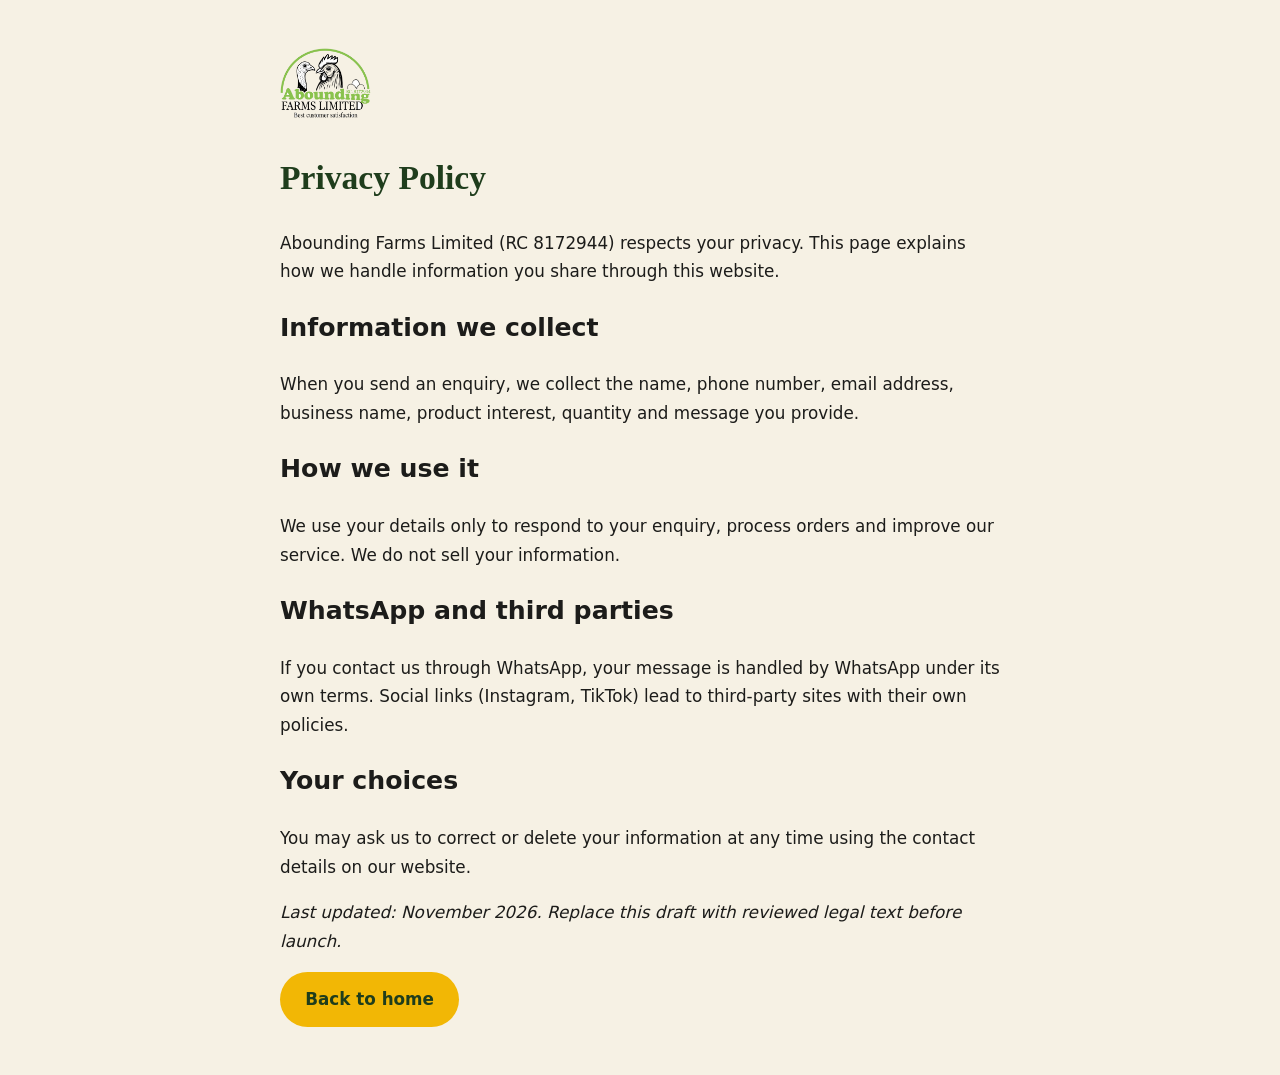
<file: privacy.html>
<!DOCTYPE html><html lang="en-NG"><head><meta charset="utf-8"><meta name="viewport" content="width=device-width,initial-scale=1"><meta name="color-scheme" content="light"><link rel="icon" href="data:image/svg+xml,%3Csvg xmlns=%27http://www.w3.org/2000/svg%27 viewBox=%270 0 64 64%27%3E%3Crect width=%2764%27 height=%2764%27 rx=%2714%27 fill=%27%232f5d2a%27/%3E%3C/svg%3E"><style>body{margin:0;font:1.05rem/1.7 system-ui,sans-serif;background:#f6f1e4;color:#1c1c1a}main{max-width:720px;margin:auto;padding:48px 20px}h1{color:#1f3d1c;font-family:Georgia,serif}a.b{display:inline-block;background:#f2b705;color:#1f3d1c;font-weight:700;padding:.8em 1.5em;border-radius:99px;text-decoration:none}img{height:70px}</style><title>Privacy Policy | Abounding Farms Limited</title></head><body><main><a href="/"><img src="images/logo.png" alt="Abounding Farms Limited"></a><h1>Privacy Policy</h1>
<p>Abounding Farms Limited (RC 8172944) respects your privacy. This page explains how we handle information you share through this website.</p>
<h2>Information we collect</h2><p>When you send an enquiry, we collect the name, phone number, email address, business name, product interest, quantity and message you provide.</p>
<h2>How we use it</h2><p>We use your details only to respond to your enquiry, process orders and improve our service. We do not sell your information.</p>
<h2>WhatsApp and third parties</h2><p>If you contact us through WhatsApp, your message is handled by WhatsApp under its own terms. Social links (Instagram, TikTok) lead to third-party sites with their own policies.</p>
<h2>Your choices</h2><p>You may ask us to correct or delete your information at any time using the contact details on our website.</p>
<p><em>Last updated: November 2026. Replace this draft with reviewed legal text before launch.</em></p><a class="b" href="/">Back to home</a></main></body></html>
</file>
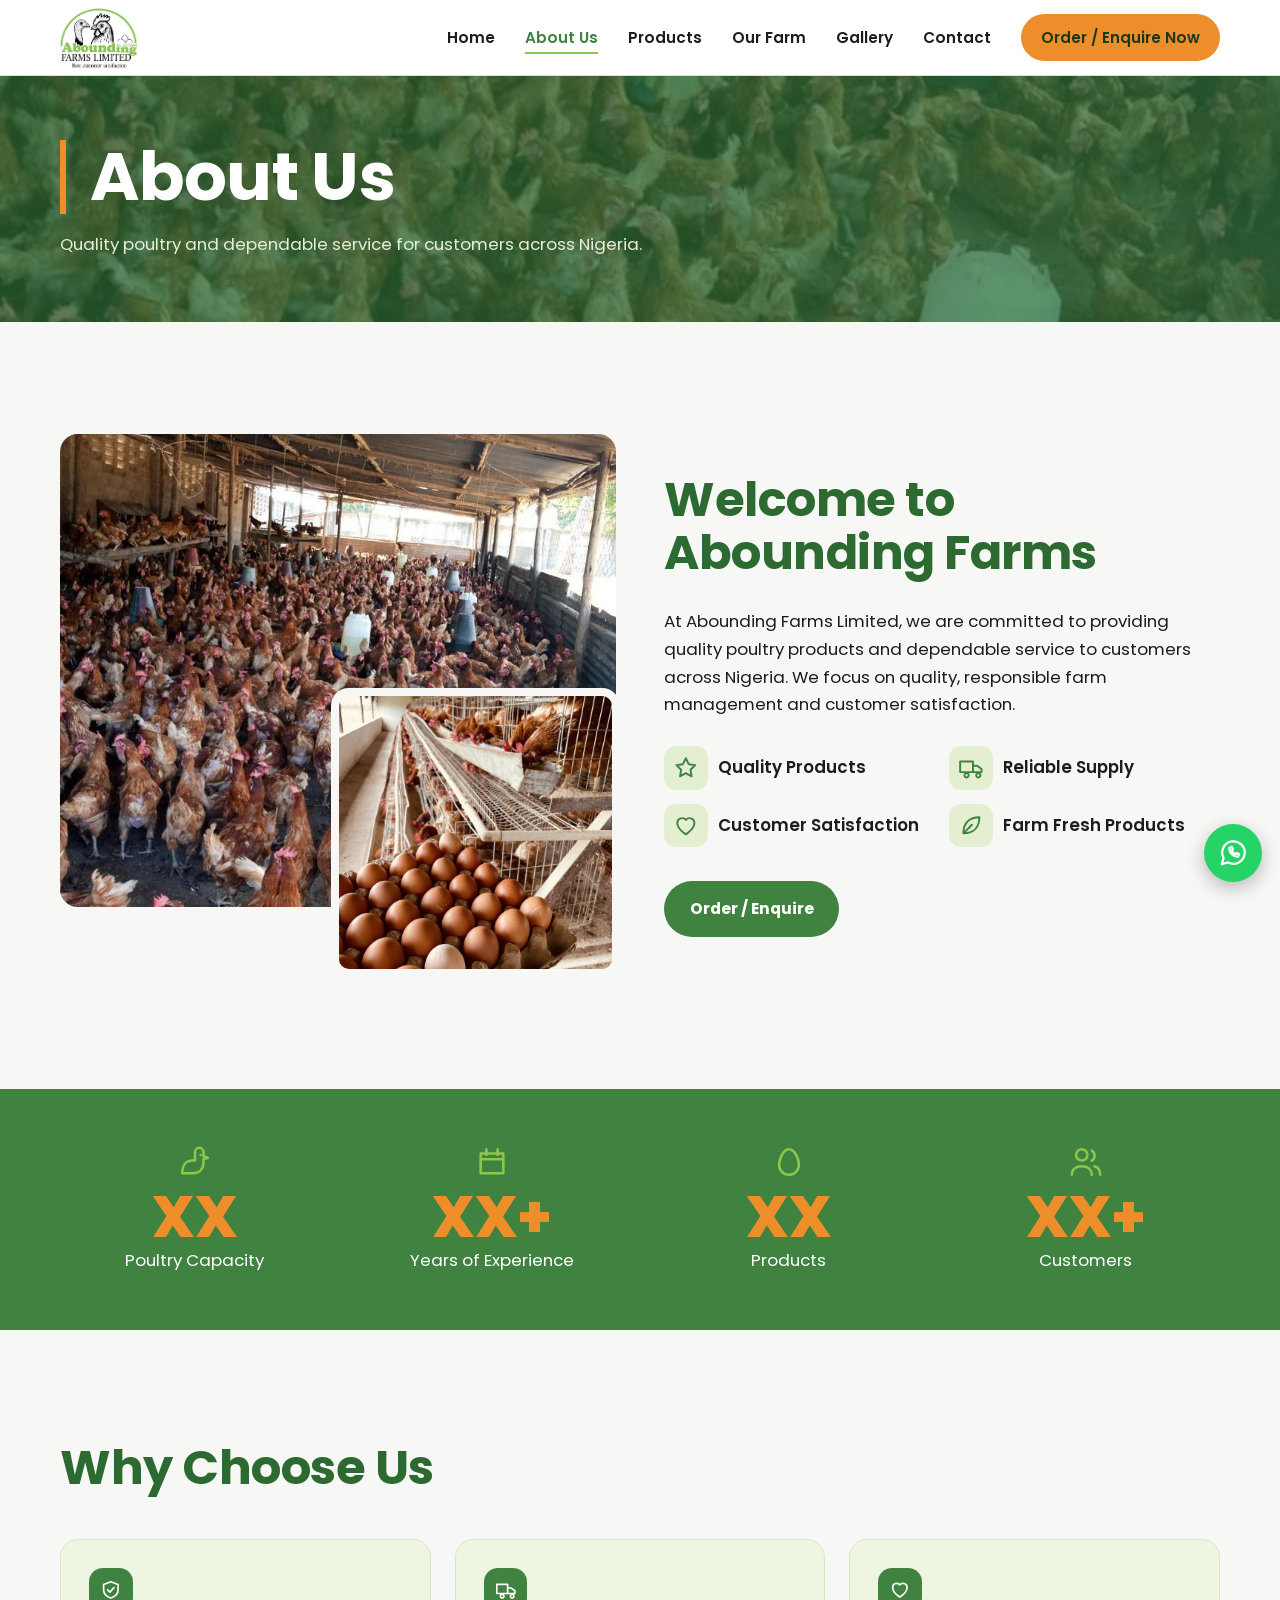
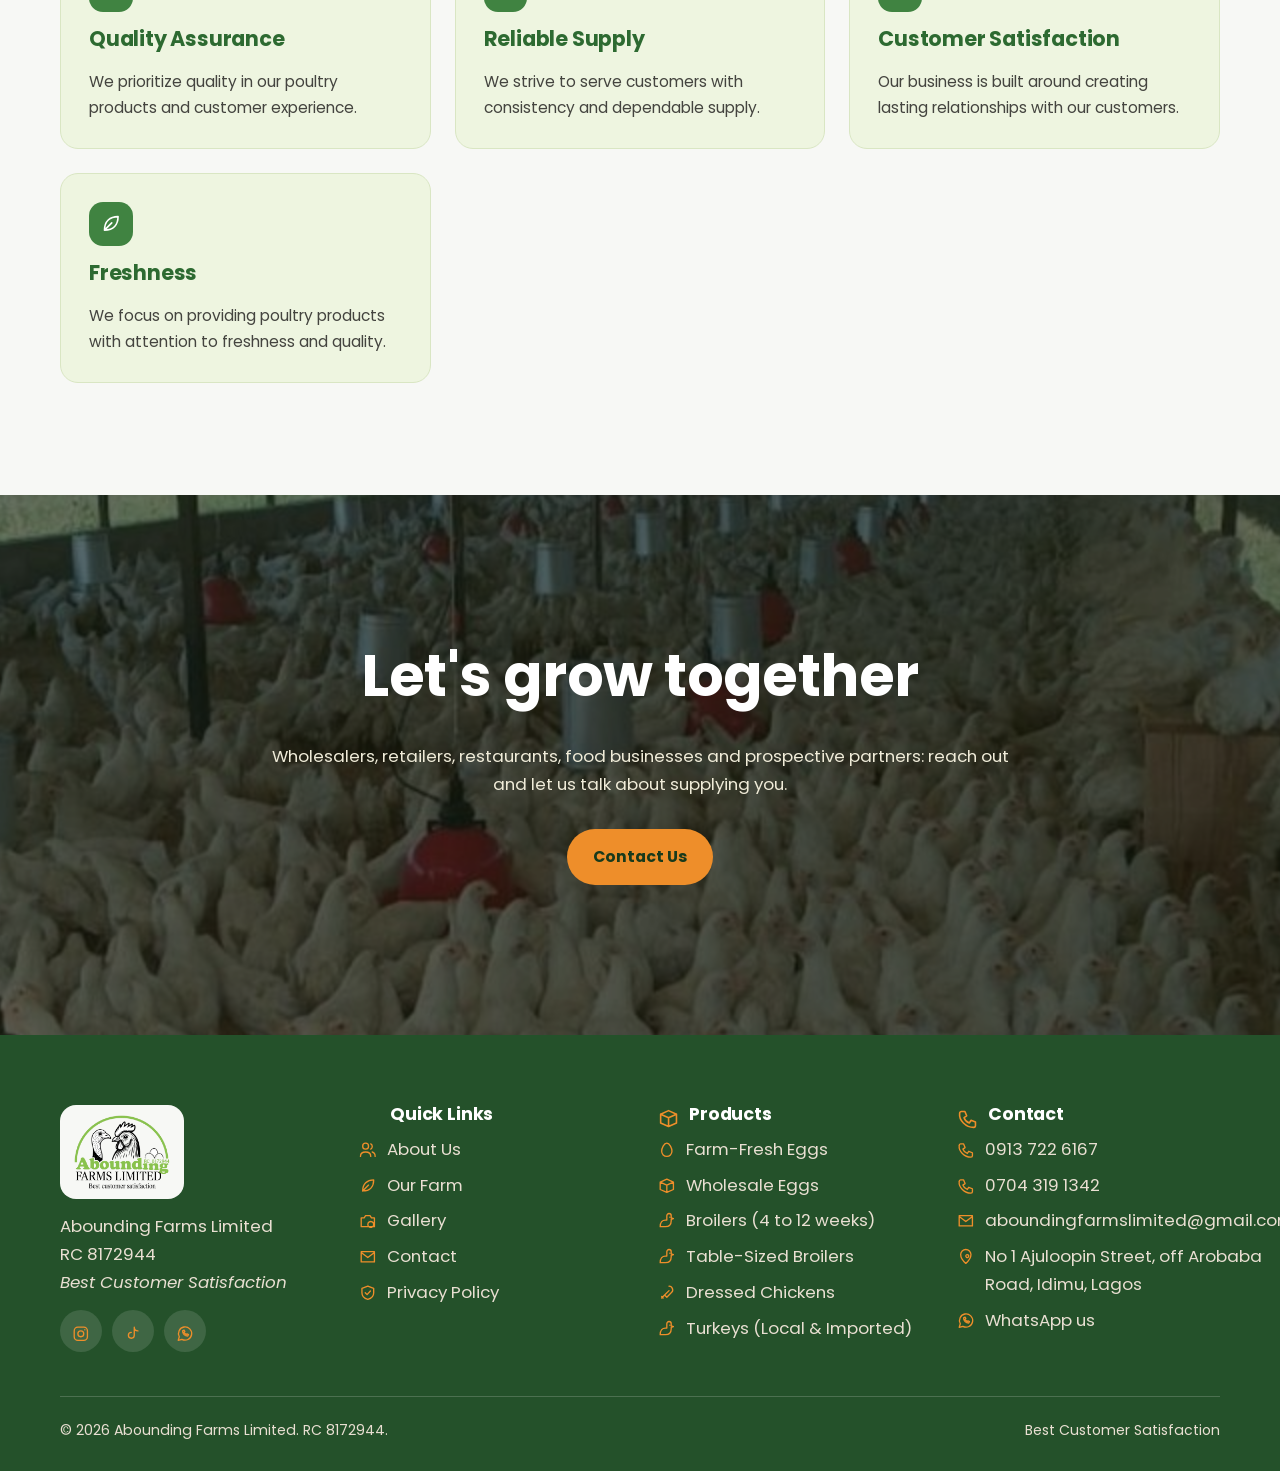
<file: abounding-farms/about.html>
<!DOCTYPE html>
<html lang="en-NG">
<head>
<meta charset="utf-8">
<meta name="viewport" content="width=device-width, initial-scale=1">
<title>About Us | Abounding Farms Limited</title>
<meta name="description" content="Learn about Abounding Farms Limited, a poultry farm in Idimu, Lagos committed to quality, reliable supply and customer satisfaction.">
<meta name="color-scheme" content="light">
<meta property="og:type" content="website">
<meta property="og:title" content="About Us | Abounding Farms Limited">
<meta property="og:description" content="Fresh eggs and quality poultry for individuals, retailers, restaurants and wholesale buyers in Nigeria.">
<meta property="og:image" content="images/logo.png">
<link rel="icon" href="data:image/svg+xml,%3Csvg xmlns='http://www.w3.org/2000/svg' viewBox='0 0 64 64'%3E%3Crect width='64' height='64' rx='14' fill='%232f5d2a'/%3E%3Cellipse cx='32' cy='35' rx='13' ry='17' fill='%23f6f1e4'/%3E%3C/svg%3E">
<link rel="preconnect" href="https://fonts.googleapis.com">
<link rel="preconnect" href="https://fonts.gstatic.com" crossorigin>
<link href="https://fonts.googleapis.com/css2?family=Poppins:wght@400;500;600;700;800&display=swap" rel="stylesheet">
<script type="application/ld+json">{"@context":"https://schema.org","@type":"LocalBusiness","telephone":"+2349137226167","email":"aboundingfarmslimited@gmail.com","address":{"@type":"PostalAddress","streetAddress":"No 1 Ajuloopin Street, off Arobaba Road, Idimu","addressRegion":"Lagos","addressCountry":"NG"},"name":"Abounding Farms Limited","slogan":"Best Customer Satisfaction","description":"Nigerian poultry farm supplying fresh eggs and poultry products.","areaServed":"NG","sameAs":["https://www.instagram.com/aboundingfarmsltd","https://www.tiktok.com/@aboundingfarmslimited"]}</script>
<link rel="stylesheet" href="css/styles.css">
</head>
<body>
<div class="prog" id="prog"></div>
<svg width="0" height="0" style="position:absolute" aria-hidden="true"><defs>
<symbol id="egg" viewBox="0 0 24 24"><path d="M12 3C8 3 5 10 5 14a7 7 0 0 0 14 0c0-4-3-11-7-11z"/></symbol>
<symbol id="bird" viewBox="0 0 24 24"><path d="M16 7h.01M3 20c0-6 3-9 7-9h2V5a3 3 0 0 1 6 0v3l3 1-3 1v2c0 5-3 8-8 8H3z"/></symbol>
<symbol id="leg" viewBox="0 0 24 24"><path d="M15 3a5 5 0 0 1 3 9l-6 6-3-3 6-6M9 15l-4 4M5 17l2 2"/></symbol>
<symbol id="star" viewBox="0 0 24 24"><path d="M12 3l2.7 5.6 6.1.9-4.4 4.3 1 6.1-5.4-2.9-5.4 2.9 1-6.1-4.4-4.3 6.1-.9z"/></symbol>
<symbol id="truck" viewBox="0 0 24 24"><path d="M2 6h12v10H2zM14 10h4l4 3v3h-8M6 19a2 2 0 1 0 0-.01M17 19a2 2 0 1 0 0-.01"/></symbol>
<symbol id="heart" viewBox="0 0 24 24"><path d="M12 20s-8-5-8-11a4.5 4.5 0 0 1 8-2.5A4.5 4.5 0 0 1 20 9c0 6-8 11-8 11z"/></symbol>
<symbol id="leaf" viewBox="0 0 24 24"><path d="M5 19C5 9 11 4 20 4c0 9-5 15-15 15zM5 19l8-8"/></symbol>
<symbol id="shield" viewBox="0 0 24 24"><path d="M12 3l8 3v6c0 5-4 8-8 9-4-1-8-4-8-9V6zM8.5 12l2.5 2.5 4.5-5"/></symbol>
<symbol id="home" viewBox="0 0 24 24"><path d="M3 11l9-7 9 7M5 10v10h14V10M10 20v-6h4v6"/></symbol>
<symbol id="users" viewBox="0 0 24 24"><path d="M9 11a4 4 0 1 0 0-8 4 4 0 0 0 0 8zM2 21c0-4 3-6 7-6s7 2 7 6M16 4a4 4 0 0 1 0 7M18 15c2.5.6 4 2.500 4 6"/></symbol>
<symbol id="cal" viewBox="0 0 24 24"><path d="M4 6h16v14H4zM4 10h16M8 3v4M16 3v4"/></symbol>
<symbol id="box" viewBox="0 0 24 24"><path d="M3 7l9-4 9 4v10l-9 4-9-4zM3 7l9 4 9-4M12 11v10"/></symbol>
<symbol id="wheat" viewBox="0 0 24 24"><path d="M12 22V8M12 8c-3 0-4-2-4-4 3 0 4 2 4 4zM12 8c3 0 4-2 4-4-3 0-4 2-4 4zM12 14c-3 0-4-2-4-4 3 0 4 2 4 4zM12 14c3 0 4-2 4-4-3 0-4 2-4 4z"/></symbol>
<symbol id="drop" viewBox="0 0 24 24"><path d="M12 3s6 6.500 6 11a6 6 0 0 1-12 0c0-4.500 6-11 6-11z"/></symbol>
<symbol id="cam" viewBox="0 0 24 24"><path d="M3 8h4l2-3h6l2 3h4v12H3zM12 17a4 4 0 1 0 0-.01"/></symbol>
<symbol id="phone" viewBox="0 0 24 24"><path d="M5 4h4l2 5-3 2c1 3 3 5 6 6l2-3 5 2v4c0 1-1 2-2 2C10 22 2 14 3 6c0-1 1-2 2-2z"/></symbol>
<symbol id="mail" viewBox="0 0 24 24"><path d="M3 5h18v14H3zM3 6l9 7 9-7"/></symbol>
<symbol id="pin" viewBox="0 0 24 24"><path d="M12 21s7-6 7-12a7 7 0 0 0-14 0c0 6 7 12 7 12zM12 11a2 2 0 1 0 0-.01"/></symbol>
<symbol id="wa" viewBox="0 0 24 24"><path d="M3 21l1.5-5A9 9 0 1 1 8 19.500zM9 8c0 4 3 7 7 7l1-2-2-1-1 1c-1-.5-2.500-2-3-3l1-1-1-2z"/></symbol>
<symbol id="ig" viewBox="0 0 24 24"><rect x="3" y="3" width="18" height="18" rx="5"/><circle cx="12" cy="12" r="4"/><path d="M17.500 6.500h.01"/></symbol>
<symbol id="tt" viewBox="0 0 24 24"><path d="M14 3v11a4 4 0 1 1-4-4M14 3c0 3 2 5 5 5"/></symbol>
<symbol id="menu" viewBox="0 0 24 24"><path d="M4 7h16M4 12h16M4 17h16"/></symbol>
<symbol id="x" viewBox="0 0 24 24"><path d="M6 6l12 12M18 6L6 18"/></symbol>
<symbol id="zoom" viewBox="0 0 24 24"><path d="M11 18a7 7 0 1 0 0-14 7 7 0 0 0 0 14zM21 21l-5-5M11 8v6M8 11h6"/></symbol>
</defs></svg>
<header id="hd"><div class="wrap nav">
<a class="logo" href="index.html" aria-label="Abounding Farms Limited home"><img src="images/logo.png" alt="Abounding Farms Limited logo" width="87" height="58"></a>
<button class="burger" id="bg" aria-label="Open menu" aria-expanded="false" aria-controls="lk"><svg class="ic"><use href="#menu"/></svg></button>
<ul class="links" id="lk">
<li><a href="index.html">Home</a></li><li><a class="on" href="about.html">About Us</a></li><li><a href="products.html">Products</a></li><li><a href="farm.html">Our Farm</a></li><li><a href="gallery.html">Gallery</a></li><li><a href="contact.html">Contact</a></li>
<li><a class="btn btn-y" href="contact.html">Order / Enquire Now</a></li>
</ul></div></header>
<main>
<section class="pb"><img data-par=".08" src="images/farm-1.jpg" alt="" onerror="this.remove()"><div class="wrap"><h1 class="rv">About Us</h1><p class="rv" style="--d:.12s">Quality poultry and dependable service for customers across Nigeria.</p></div></section>
<section id="about"><div class="wrap split">
<div class="collage rv l"><div class="ph a"><img src="images/farm-1.jpg" alt="Hens inside a poultry house" loading="lazy" onerror="this.remove()"></div><div class="ph b"><img src="images/eggs.jpg" alt="Fresh eggs" loading="lazy" onerror="this.remove()"></div></div>
<div class="rv r"><h2>Welcome to Abounding Farms</h2>
<p>At Abounding Farms Limited, we are committed to providing quality poultry products and dependable service to customers across Nigeria. We focus on quality, responsible farm management and customer satisfaction.</p>
<div class="vals"><div><svg class="ic"><use href="#star"/></svg>Quality Products</div><div><svg class="ic"><use href="#truck"/></svg>Reliable Supply</div><div><svg class="ic"><use href="#heart"/></svg>Customer Satisfaction</div><div><svg class="ic"><use href="#leaf"/></svg>Farm Fresh Products</div></div>
<a class="btn btn-g" href="contact.html">Order / Enquire</a></div></div></section>
<div class="stats"><div class="wrap">
<div class="rv z"><svg class="ic"><use href="#bird"/></svg><b data-n="XX">XX</b>Poultry Capacity</div>
<div class="rv z" style="--d:.1s"><svg class="ic"><use href="#cal"/></svg><b>XX+</b>Years of Experience</div>
<div class="rv z" style="--d:.2s"><svg class="ic"><use href="#egg"/></svg><b>XX</b>Products</div>
<div class="rv z" style="--d:.3s"><svg class="ic"><use href="#users"/></svg><b>XX+</b>Customers</div>
</div></div>
<section class="why"><div class="wrap">
<div class="head rv"><h2>Why Choose Us</h2></div>
<div class="grid">
<div class="card rv" ><svg class="ic"><use href="#shield"/></svg><h3>Quality Assurance</h3><p>We prioritize quality in our poultry products and customer experience.</p></div>
<div class="card rv" style="--d:.1s"><svg class="ic"><use href="#truck"/></svg><h3>Reliable Supply</h3><p>We strive to serve customers with consistency and dependable supply.</p></div>
<div class="card rv" style="--d:.2s"><svg class="ic"><use href="#heart"/></svg><h3>Customer Satisfaction</h3><p>Our business is built around creating lasting relationships with our customers.</p></div>
<div class="card rv" style="--d:.3s"><svg class="ic"><use href="#leaf"/></svg><h3>Freshness</h3><p>We focus on providing poultry products with attention to freshness and quality.</p></div>
</div></div></section>
<section class="promo two" aria-label="Let's grow together"><img data-par=".12" src="images/promo-2.jpg" alt="" loading="lazy" onerror="this.remove()"><div class="wrap">
<h2 class="rv">Let's grow together</h2><p class="rv" style="--d:.1s">Wholesalers, retailers, restaurants, food businesses and prospective partners: reach out and let us talk about supplying you.</p><a class="btn btn-y rv" style="--d:.2s" href="contact.html">Contact Us</a></div></section>
</main>
<footer><div class="wrap">
<div class="fg">
<div><div class="lg"><img src="images/logo.png" alt="Abounding Farms Limited" width="102" height="68"></div><p>Abounding Farms Limited<br>RC 8172944<br><em>Best Customer Satisfaction</em></p>
<div class="soc"><a href="https://www.instagram.com/aboundingfarmsltd" target="_blank" rel="noopener" aria-label="Instagram"><svg class="ic"><use href="#ig"/></svg></a><a href="https://www.tiktok.com/@aboundingfarmslimited" target="_blank" rel="noopener" aria-label="TikTok"><svg class="ic"><use href="#tt"/></svg></a><a class="waLink" href="#" target="_blank" rel="noopener" aria-label="WhatsApp"><svg class="ic"><use href="#wa"/></svg></a></div></div>
<div><h3><svg class="ic"><use href="index.html"/></svg>Quick Links</h3><ul><li><a href="about.html"><svg class="ic"><use href="#users"/></svg>About Us</a></li><li><a href="farm.html"><svg class="ic"><use href="#leaf"/></svg>Our Farm</a></li><li><a href="gallery.html"><svg class="ic"><use href="#cam"/></svg>Gallery</a></li><li><a href="contact.html"><svg class="ic"><use href="#mail"/></svg>Contact</a></li><li><a href="privacy.html"><svg class="ic"><use href="#shield"/></svg>Privacy Policy</a></li></ul></div>
<div><h3><svg class="ic"><use href="#box"/></svg>Products</h3><ul id="fp"></ul></div>
<div><h3><svg class="ic"><use href="#phone"/></svg>Contact</h3><ul><li><a href="tel:+2349137226167"><svg class="ic"><use href="#phone"/></svg>0913 722 6167</a></li><li><a href="tel:+2347043191342"><svg class="ic"><use href="#phone"/></svg>0704 319 1342</a></li><li><a href="mailto:aboundingfarmslimited@gmail.com"><svg class="ic"><use href="#mail"/></svg>aboundingfarmslimited@gmail.com</a></li><li><svg class="ic"><use href="#pin"/></svg><span>No 1 Ajuloopin Street, off Arobaba Road, Idimu, Lagos</span></li><li><a class="waLink" href="#" target="_blank" rel="noopener"><svg class="ic"><use href="#wa"/></svg>WhatsApp us</a></li></ul></div>
</div>
<div class="copy"><span>&copy; <span id="yr"></span> Abounding Farms Limited. RC 8172944.</span><span>Best Customer Satisfaction</span></div>
</div></footer>
<a class="fab waLink" href="#" target="_blank" rel="noopener" aria-label="Chat on WhatsApp"><svg class="ic"><use href="#wa"/></svg></a>
<div class="lb" id="lb" role="dialog" aria-modal="true" aria-label="Photo viewer"><button class="x" aria-label="Close photo">&times;</button><div style="text-align:center"><img id="li" alt=""><p id="lc"></p></div></div>
<script src="js/main.js" defer></script>
</body>
</html>
</file>
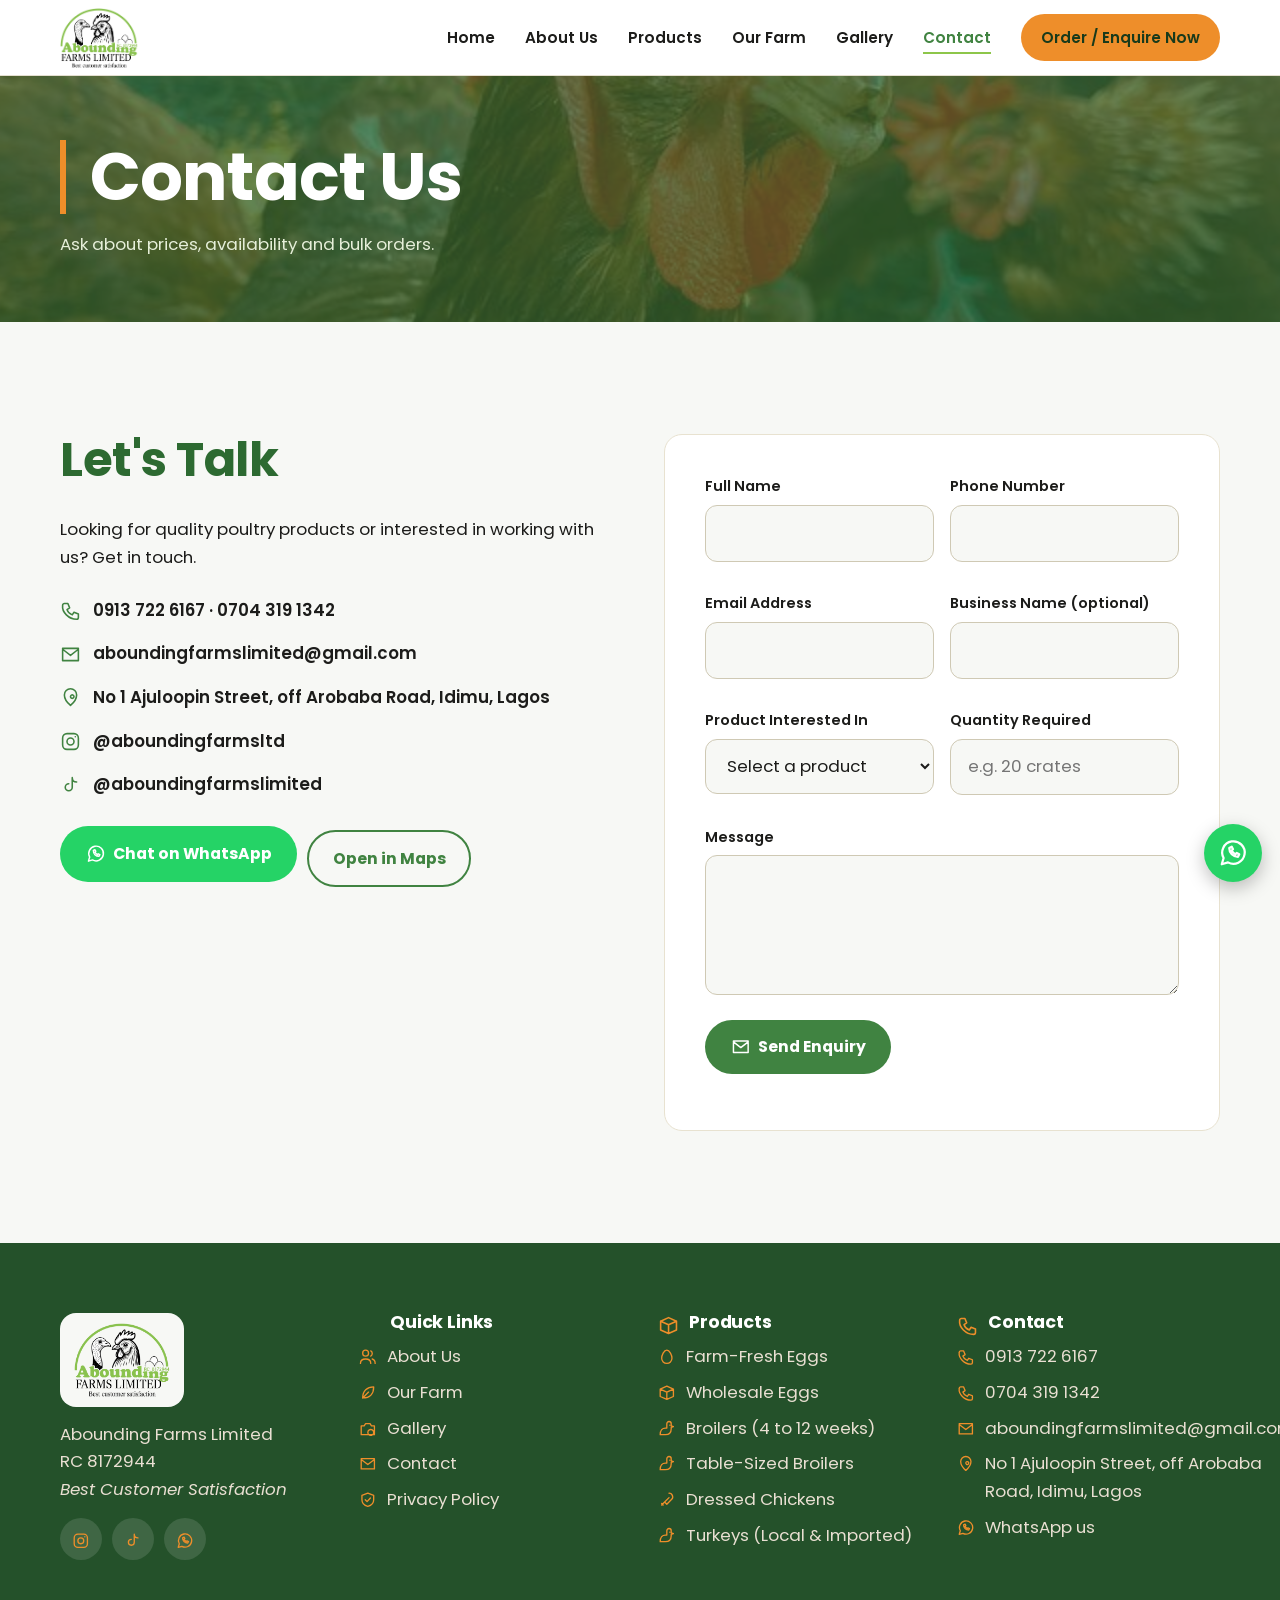
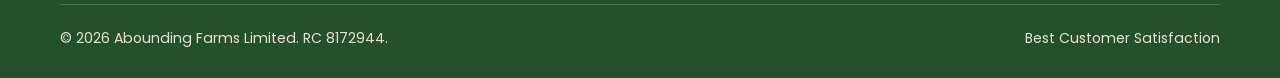
<file: abounding-farms/contact.html>
<!DOCTYPE html>
<html lang="en-NG">
<head>
<meta charset="utf-8">
<meta name="viewport" content="width=device-width, initial-scale=1">
<title>Contact & Order | Abounding Farms Limited</title>
<meta name="description" content="Order fresh eggs and poultry from Abounding Farms Limited, Idimu, Lagos. Call, WhatsApp or send an enquiry.">
<meta name="color-scheme" content="light">
<meta property="og:type" content="website">
<meta property="og:title" content="Contact & Order | Abounding Farms Limited">
<meta property="og:description" content="Fresh eggs and quality poultry for individuals, retailers, restaurants and wholesale buyers in Nigeria.">
<meta property="og:image" content="images/logo.png">
<link rel="icon" href="data:image/svg+xml,%3Csvg xmlns='http://www.w3.org/2000/svg' viewBox='0 0 64 64'%3E%3Crect width='64' height='64' rx='14' fill='%232f5d2a'/%3E%3Cellipse cx='32' cy='35' rx='13' ry='17' fill='%23f6f1e4'/%3E%3C/svg%3E">
<link rel="preconnect" href="https://fonts.googleapis.com">
<link rel="preconnect" href="https://fonts.gstatic.com" crossorigin>
<link href="https://fonts.googleapis.com/css2?family=Poppins:wght@400;500;600;700;800&display=swap" rel="stylesheet">
<script type="application/ld+json">{"@context":"https://schema.org","@type":"LocalBusiness","telephone":"+2349137226167","email":"aboundingfarmslimited@gmail.com","address":{"@type":"PostalAddress","streetAddress":"No 1 Ajuloopin Street, off Arobaba Road, Idimu","addressRegion":"Lagos","addressCountry":"NG"},"name":"Abounding Farms Limited","slogan":"Best Customer Satisfaction","description":"Nigerian poultry farm supplying fresh eggs and poultry products.","areaServed":"NG","sameAs":["https://www.instagram.com/aboundingfarmsltd","https://www.tiktok.com/@aboundingfarmslimited"]}</script>
<link rel="stylesheet" href="css/styles.css">
</head>
<body>
<div class="prog" id="prog"></div>
<svg width="0" height="0" style="position:absolute" aria-hidden="true"><defs>
<symbol id="egg" viewBox="0 0 24 24"><path d="M12 3C8 3 5 10 5 14a7 7 0 0 0 14 0c0-4-3-11-7-11z"/></symbol>
<symbol id="bird" viewBox="0 0 24 24"><path d="M16 7h.01M3 20c0-6 3-9 7-9h2V5a3 3 0 0 1 6 0v3l3 1-3 1v2c0 5-3 8-8 8H3z"/></symbol>
<symbol id="leg" viewBox="0 0 24 24"><path d="M15 3a5 5 0 0 1 3 9l-6 6-3-3 6-6M9 15l-4 4M5 17l2 2"/></symbol>
<symbol id="star" viewBox="0 0 24 24"><path d="M12 3l2.7 5.6 6.1.9-4.4 4.3 1 6.1-5.4-2.9-5.4 2.9 1-6.1-4.4-4.3 6.1-.9z"/></symbol>
<symbol id="truck" viewBox="0 0 24 24"><path d="M2 6h12v10H2zM14 10h4l4 3v3h-8M6 19a2 2 0 1 0 0-.01M17 19a2 2 0 1 0 0-.01"/></symbol>
<symbol id="heart" viewBox="0 0 24 24"><path d="M12 20s-8-5-8-11a4.5 4.5 0 0 1 8-2.5A4.5 4.5 0 0 1 20 9c0 6-8 11-8 11z"/></symbol>
<symbol id="leaf" viewBox="0 0 24 24"><path d="M5 19C5 9 11 4 20 4c0 9-5 15-15 15zM5 19l8-8"/></symbol>
<symbol id="shield" viewBox="0 0 24 24"><path d="M12 3l8 3v6c0 5-4 8-8 9-4-1-8-4-8-9V6zM8.5 12l2.5 2.5 4.5-5"/></symbol>
<symbol id="home" viewBox="0 0 24 24"><path d="M3 11l9-7 9 7M5 10v10h14V10M10 20v-6h4v6"/></symbol>
<symbol id="users" viewBox="0 0 24 24"><path d="M9 11a4 4 0 1 0 0-8 4 4 0 0 0 0 8zM2 21c0-4 3-6 7-6s7 2 7 6M16 4a4 4 0 0 1 0 7M18 15c2.5.6 4 2.500 4 6"/></symbol>
<symbol id="cal" viewBox="0 0 24 24"><path d="M4 6h16v14H4zM4 10h16M8 3v4M16 3v4"/></symbol>
<symbol id="box" viewBox="0 0 24 24"><path d="M3 7l9-4 9 4v10l-9 4-9-4zM3 7l9 4 9-4M12 11v10"/></symbol>
<symbol id="wheat" viewBox="0 0 24 24"><path d="M12 22V8M12 8c-3 0-4-2-4-4 3 0 4 2 4 4zM12 8c3 0 4-2 4-4-3 0-4 2-4 4zM12 14c-3 0-4-2-4-4 3 0 4 2 4 4zM12 14c3 0 4-2 4-4-3 0-4 2-4 4z"/></symbol>
<symbol id="drop" viewBox="0 0 24 24"><path d="M12 3s6 6.500 6 11a6 6 0 0 1-12 0c0-4.500 6-11 6-11z"/></symbol>
<symbol id="cam" viewBox="0 0 24 24"><path d="M3 8h4l2-3h6l2 3h4v12H3zM12 17a4 4 0 1 0 0-.01"/></symbol>
<symbol id="phone" viewBox="0 0 24 24"><path d="M5 4h4l2 5-3 2c1 3 3 5 6 6l2-3 5 2v4c0 1-1 2-2 2C10 22 2 14 3 6c0-1 1-2 2-2z"/></symbol>
<symbol id="mail" viewBox="0 0 24 24"><path d="M3 5h18v14H3zM3 6l9 7 9-7"/></symbol>
<symbol id="pin" viewBox="0 0 24 24"><path d="M12 21s7-6 7-12a7 7 0 0 0-14 0c0 6 7 12 7 12zM12 11a2 2 0 1 0 0-.01"/></symbol>
<symbol id="wa" viewBox="0 0 24 24"><path d="M3 21l1.5-5A9 9 0 1 1 8 19.500zM9 8c0 4 3 7 7 7l1-2-2-1-1 1c-1-.5-2.500-2-3-3l1-1-1-2z"/></symbol>
<symbol id="ig" viewBox="0 0 24 24"><rect x="3" y="3" width="18" height="18" rx="5"/><circle cx="12" cy="12" r="4"/><path d="M17.500 6.500h.01"/></symbol>
<symbol id="tt" viewBox="0 0 24 24"><path d="M14 3v11a4 4 0 1 1-4-4M14 3c0 3 2 5 5 5"/></symbol>
<symbol id="menu" viewBox="0 0 24 24"><path d="M4 7h16M4 12h16M4 17h16"/></symbol>
<symbol id="x" viewBox="0 0 24 24"><path d="M6 6l12 12M18 6L6 18"/></symbol>
<symbol id="zoom" viewBox="0 0 24 24"><path d="M11 18a7 7 0 1 0 0-14 7 7 0 0 0 0 14zM21 21l-5-5M11 8v6M8 11h6"/></symbol>
</defs></svg>
<header id="hd"><div class="wrap nav">
<a class="logo" href="index.html" aria-label="Abounding Farms Limited home"><img src="images/logo.png" alt="Abounding Farms Limited logo" width="87" height="58"></a>
<button class="burger" id="bg" aria-label="Open menu" aria-expanded="false" aria-controls="lk"><svg class="ic"><use href="#menu"/></svg></button>
<ul class="links" id="lk">
<li><a href="index.html">Home</a></li><li><a href="about.html">About Us</a></li><li><a href="products.html">Products</a></li><li><a href="farm.html">Our Farm</a></li><li><a href="gallery.html">Gallery</a></li><li><a class="on" href="contact.html">Contact</a></li>
<li><a class="btn btn-y" href="contact.html">Order / Enquire Now</a></li>
</ul></div></header>
<main>
<section class="pb"><img data-par=".08" src="images/birds.jpg" alt="" onerror="this.remove()"><div class="wrap"><h1 class="rv">Contact Us</h1><p class="rv" style="--d:.12s">Ask about prices, availability and bulk orders.</p></div></section>
<section id="contact"><div class="wrap split" style="align-items:start">
<div class="rv l"><h2>Let's Talk</h2><p>Looking for quality poultry products or interested in working with us? Get in touch.</p>
<div class="cinfo">
<a href="tel:+2349137226167"><svg class="ic"><use href="#phone"/></svg><span>0913 722 6167 · 0704 319 1342</span></a>
<a href="mailto:aboundingfarmslimited@gmail.com"><svg class="ic"><use href="#mail"/></svg><span>aboundingfarmslimited@gmail.com</span></a>
<div><svg class="ic"><use href="#pin"/></svg>No 1 Ajuloopin Street, off Arobaba Road, Idimu, Lagos</div>
<a href="https://www.instagram.com/aboundingfarmsltd" target="_blank" rel="noopener"><svg class="ic"><use href="#ig"/></svg>@aboundingfarmsltd</a>
<a href="https://www.tiktok.com/@aboundingfarmslimited" target="_blank" rel="noopener"><svg class="ic"><use href="#tt"/></svg>@aboundingfarmslimited</a></div>
<a class="btn wa waLink" href="#" target="_blank" rel="noopener"><svg class="ic"><use href="#wa"/></svg>Chat on WhatsApp</a> <a class="btn btn-ol" style="margin:6px 0 0 6px" href="https://www.google.com/maps/search/?api=1&query=No+1+Ajuloopin+Street+Idimu+Lagos" target="_blank" rel="noopener">Open in Maps</a></div>
<form id="fm" class="rv r" novalidate>
<div class="h"><label for="n">Full Name</label><input id="n" name="Name" required autocomplete="name"><span class="err"></span></div>
<div class="h"><label for="p">Phone Number</label><input id="p" name="Phone" type="tel" required autocomplete="tel"><span class="err"></span></div>
<div class="h"><label for="e">Email Address</label><input id="e" name="Email" type="email" required autocomplete="email"><span class="err"></span></div>
<div class="h"><label for="b">Business Name (optional)</label><input id="b" name="Business"></div>
<div class="h"><label for="pr">Product Interested In</label><select id="pr" name="Product" required></select><span class="err"></span></div>
<div class="h"><label for="q">Quantity Required</label><input id="q" name="Quantity" required placeholder="e.g. 20 crates"><span class="err"></span></div>
<div class="f"><label for="m">Message</label><textarea id="m" name="Message" rows="4"></textarea></div>
<div class="f"><button class="btn btn-g" type="submit"><svg class="ic"><use href="#mail"/></svg>Send Enquiry</button></div>
<div id="msg" role="status"></div></form></div></section>
</main>
<footer><div class="wrap">
<div class="fg">
<div><div class="lg"><img src="images/logo.png" alt="Abounding Farms Limited" width="102" height="68"></div><p>Abounding Farms Limited<br>RC 8172944<br><em>Best Customer Satisfaction</em></p>
<div class="soc"><a href="https://www.instagram.com/aboundingfarmsltd" target="_blank" rel="noopener" aria-label="Instagram"><svg class="ic"><use href="#ig"/></svg></a><a href="https://www.tiktok.com/@aboundingfarmslimited" target="_blank" rel="noopener" aria-label="TikTok"><svg class="ic"><use href="#tt"/></svg></a><a class="waLink" href="#" target="_blank" rel="noopener" aria-label="WhatsApp"><svg class="ic"><use href="#wa"/></svg></a></div></div>
<div><h3><svg class="ic"><use href="index.html"/></svg>Quick Links</h3><ul><li><a href="about.html"><svg class="ic"><use href="#users"/></svg>About Us</a></li><li><a href="farm.html"><svg class="ic"><use href="#leaf"/></svg>Our Farm</a></li><li><a href="gallery.html"><svg class="ic"><use href="#cam"/></svg>Gallery</a></li><li><a href="contact.html"><svg class="ic"><use href="#mail"/></svg>Contact</a></li><li><a href="privacy.html"><svg class="ic"><use href="#shield"/></svg>Privacy Policy</a></li></ul></div>
<div><h3><svg class="ic"><use href="#box"/></svg>Products</h3><ul id="fp"></ul></div>
<div><h3><svg class="ic"><use href="#phone"/></svg>Contact</h3><ul><li><a href="tel:+2349137226167"><svg class="ic"><use href="#phone"/></svg>0913 722 6167</a></li><li><a href="tel:+2347043191342"><svg class="ic"><use href="#phone"/></svg>0704 319 1342</a></li><li><a href="mailto:aboundingfarmslimited@gmail.com"><svg class="ic"><use href="#mail"/></svg>aboundingfarmslimited@gmail.com</a></li><li><svg class="ic"><use href="#pin"/></svg><span>No 1 Ajuloopin Street, off Arobaba Road, Idimu, Lagos</span></li><li><a class="waLink" href="#" target="_blank" rel="noopener"><svg class="ic"><use href="#wa"/></svg>WhatsApp us</a></li></ul></div>
</div>
<div class="copy"><span>&copy; <span id="yr"></span> Abounding Farms Limited. RC 8172944.</span><span>Best Customer Satisfaction</span></div>
</div></footer>
<a class="fab waLink" href="#" target="_blank" rel="noopener" aria-label="Chat on WhatsApp"><svg class="ic"><use href="#wa"/></svg></a>
<div class="lb" id="lb" role="dialog" aria-modal="true" aria-label="Photo viewer"><button class="x" aria-label="Close photo">&times;</button><div style="text-align:center"><img id="li" alt=""><p id="lc"></p></div></div>
<script src="js/main.js" defer></script>
</body>
</html>
</file>
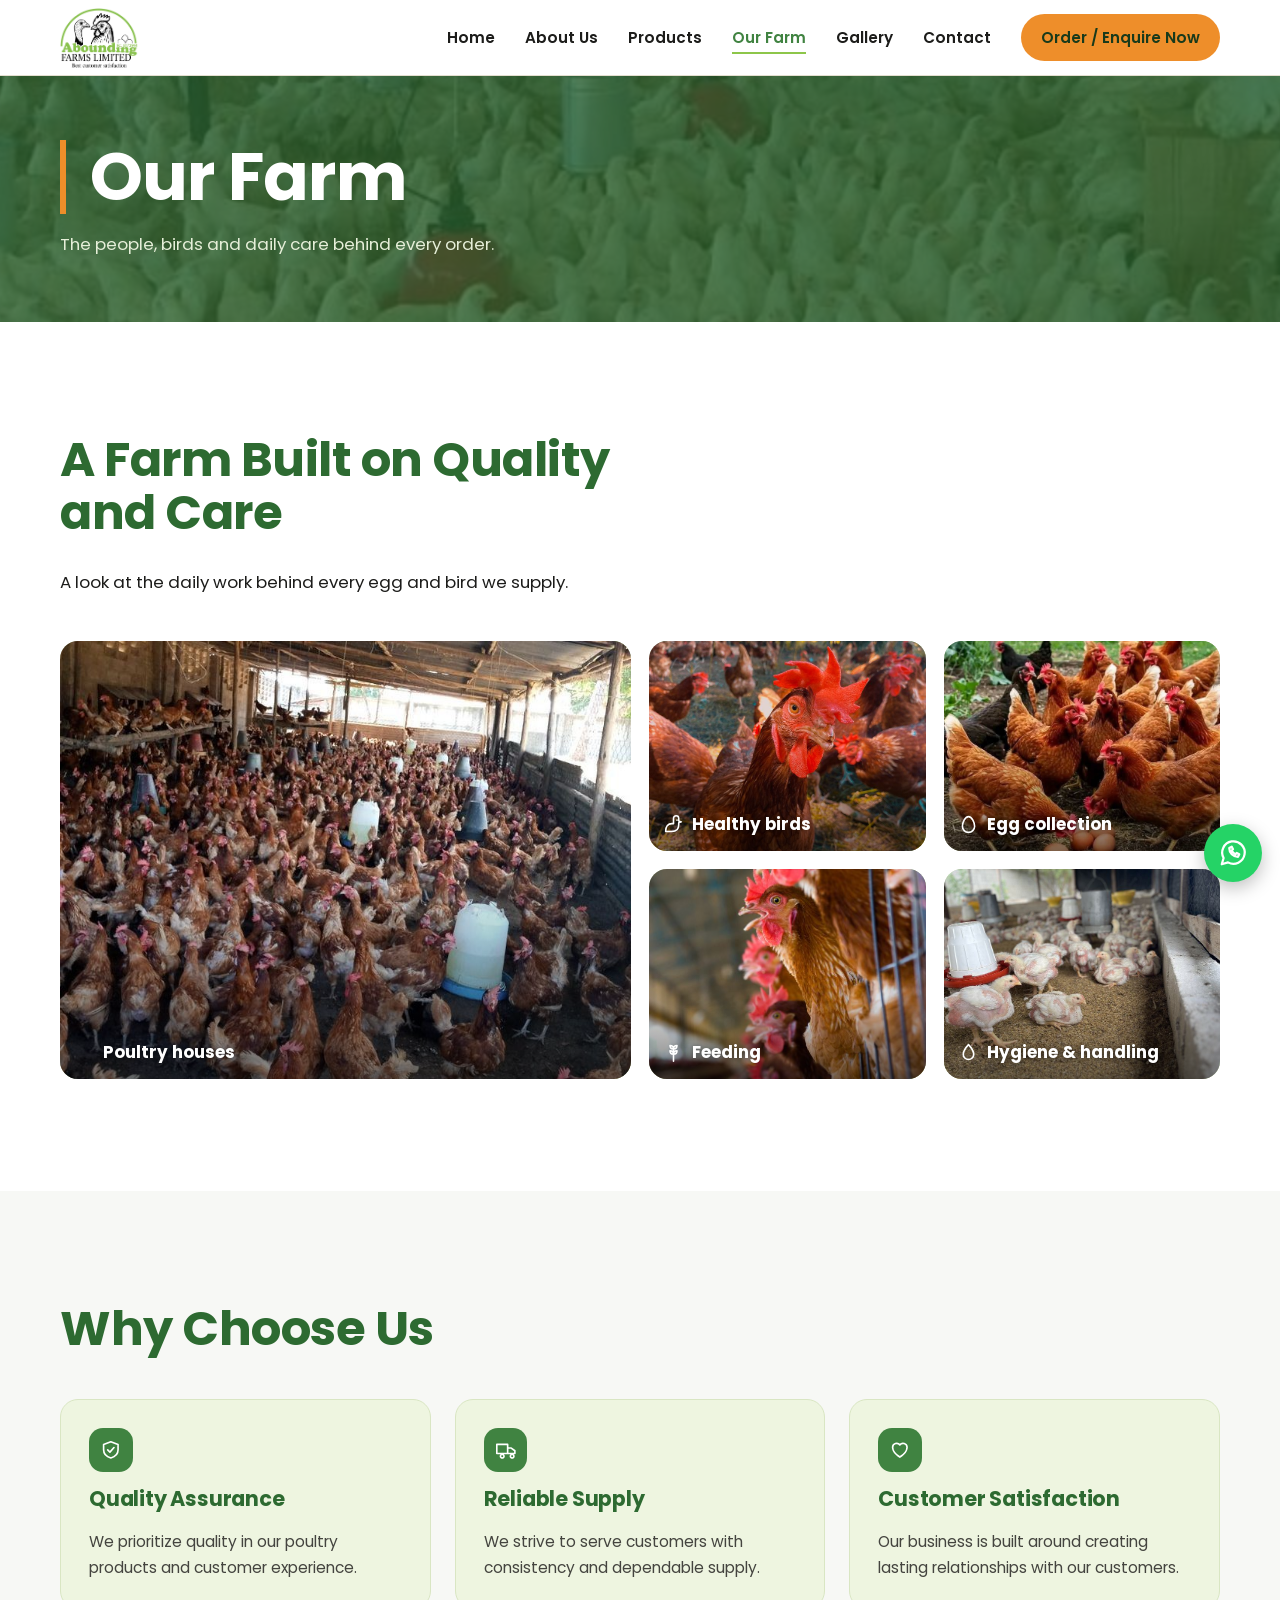
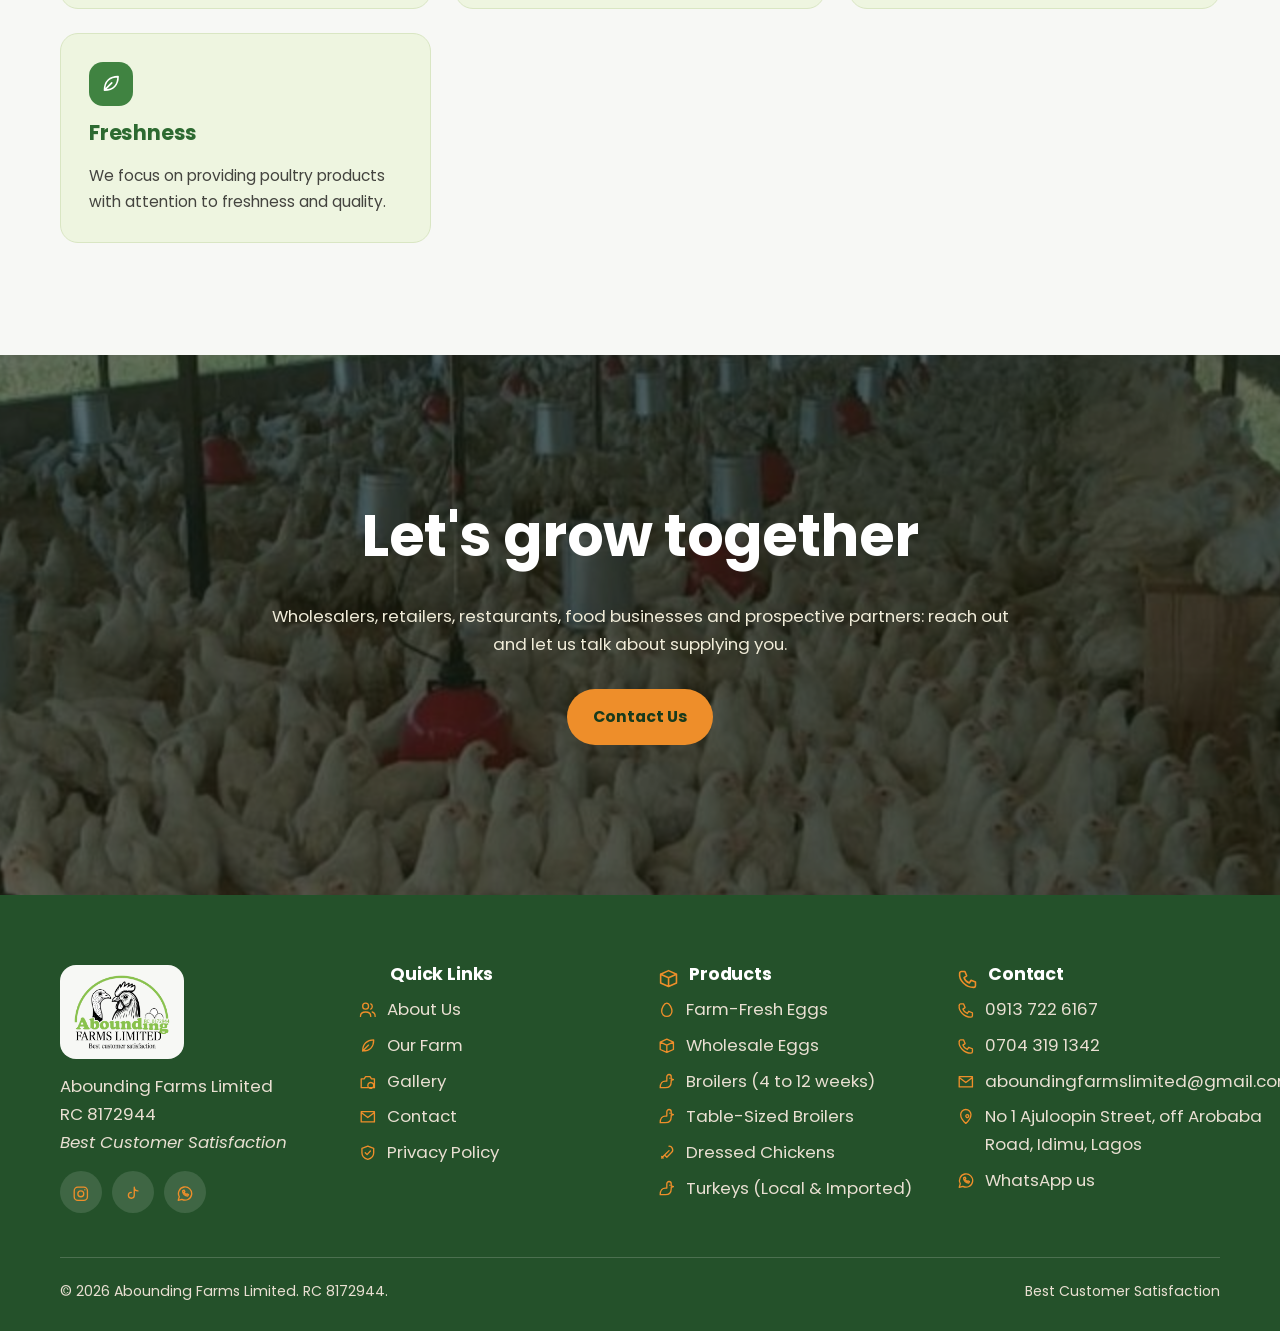
<file: abounding-farms/farm.html>
<!DOCTYPE html>
<html lang="en-NG">
<head>
<meta charset="utf-8">
<meta name="viewport" content="width=device-width, initial-scale=1">
<title>Our Farm | Abounding Farms Limited</title>
<meta name="description" content="See the poultry houses, birds and daily care behind Abounding Farms Limited.">
<meta name="color-scheme" content="light">
<meta property="og:type" content="website">
<meta property="og:title" content="Our Farm | Abounding Farms Limited">
<meta property="og:description" content="Fresh eggs and quality poultry for individuals, retailers, restaurants and wholesale buyers in Nigeria.">
<meta property="og:image" content="images/logo.png">
<link rel="icon" href="data:image/svg+xml,%3Csvg xmlns='http://www.w3.org/2000/svg' viewBox='0 0 64 64'%3E%3Crect width='64' height='64' rx='14' fill='%232f5d2a'/%3E%3Cellipse cx='32' cy='35' rx='13' ry='17' fill='%23f6f1e4'/%3E%3C/svg%3E">
<link rel="preconnect" href="https://fonts.googleapis.com">
<link rel="preconnect" href="https://fonts.gstatic.com" crossorigin>
<link href="https://fonts.googleapis.com/css2?family=Poppins:wght@400;500;600;700;800&display=swap" rel="stylesheet">
<script type="application/ld+json">{"@context":"https://schema.org","@type":"LocalBusiness","telephone":"+2349137226167","email":"aboundingfarmslimited@gmail.com","address":{"@type":"PostalAddress","streetAddress":"No 1 Ajuloopin Street, off Arobaba Road, Idimu","addressRegion":"Lagos","addressCountry":"NG"},"name":"Abounding Farms Limited","slogan":"Best Customer Satisfaction","description":"Nigerian poultry farm supplying fresh eggs and poultry products.","areaServed":"NG","sameAs":["https://www.instagram.com/aboundingfarmsltd","https://www.tiktok.com/@aboundingfarmslimited"]}</script>
<link rel="stylesheet" href="css/styles.css">
</head>
<body>
<div class="prog" id="prog"></div>
<svg width="0" height="0" style="position:absolute" aria-hidden="true"><defs>
<symbol id="egg" viewBox="0 0 24 24"><path d="M12 3C8 3 5 10 5 14a7 7 0 0 0 14 0c0-4-3-11-7-11z"/></symbol>
<symbol id="bird" viewBox="0 0 24 24"><path d="M16 7h.01M3 20c0-6 3-9 7-9h2V5a3 3 0 0 1 6 0v3l3 1-3 1v2c0 5-3 8-8 8H3z"/></symbol>
<symbol id="leg" viewBox="0 0 24 24"><path d="M15 3a5 5 0 0 1 3 9l-6 6-3-3 6-6M9 15l-4 4M5 17l2 2"/></symbol>
<symbol id="star" viewBox="0 0 24 24"><path d="M12 3l2.7 5.6 6.1.9-4.4 4.3 1 6.1-5.4-2.9-5.4 2.9 1-6.1-4.4-4.3 6.1-.9z"/></symbol>
<symbol id="truck" viewBox="0 0 24 24"><path d="M2 6h12v10H2zM14 10h4l4 3v3h-8M6 19a2 2 0 1 0 0-.01M17 19a2 2 0 1 0 0-.01"/></symbol>
<symbol id="heart" viewBox="0 0 24 24"><path d="M12 20s-8-5-8-11a4.5 4.5 0 0 1 8-2.5A4.5 4.5 0 0 1 20 9c0 6-8 11-8 11z"/></symbol>
<symbol id="leaf" viewBox="0 0 24 24"><path d="M5 19C5 9 11 4 20 4c0 9-5 15-15 15zM5 19l8-8"/></symbol>
<symbol id="shield" viewBox="0 0 24 24"><path d="M12 3l8 3v6c0 5-4 8-8 9-4-1-8-4-8-9V6zM8.5 12l2.5 2.5 4.5-5"/></symbol>
<symbol id="home" viewBox="0 0 24 24"><path d="M3 11l9-7 9 7M5 10v10h14V10M10 20v-6h4v6"/></symbol>
<symbol id="users" viewBox="0 0 24 24"><path d="M9 11a4 4 0 1 0 0-8 4 4 0 0 0 0 8zM2 21c0-4 3-6 7-6s7 2 7 6M16 4a4 4 0 0 1 0 7M18 15c2.5.6 4 2.500 4 6"/></symbol>
<symbol id="cal" viewBox="0 0 24 24"><path d="M4 6h16v14H4zM4 10h16M8 3v4M16 3v4"/></symbol>
<symbol id="box" viewBox="0 0 24 24"><path d="M3 7l9-4 9 4v10l-9 4-9-4zM3 7l9 4 9-4M12 11v10"/></symbol>
<symbol id="wheat" viewBox="0 0 24 24"><path d="M12 22V8M12 8c-3 0-4-2-4-4 3 0 4 2 4 4zM12 8c3 0 4-2 4-4-3 0-4 2-4 4zM12 14c-3 0-4-2-4-4 3 0 4 2 4 4zM12 14c3 0 4-2 4-4-3 0-4 2-4 4z"/></symbol>
<symbol id="drop" viewBox="0 0 24 24"><path d="M12 3s6 6.500 6 11a6 6 0 0 1-12 0c0-4.500 6-11 6-11z"/></symbol>
<symbol id="cam" viewBox="0 0 24 24"><path d="M3 8h4l2-3h6l2 3h4v12H3zM12 17a4 4 0 1 0 0-.01"/></symbol>
<symbol id="phone" viewBox="0 0 24 24"><path d="M5 4h4l2 5-3 2c1 3 3 5 6 6l2-3 5 2v4c0 1-1 2-2 2C10 22 2 14 3 6c0-1 1-2 2-2z"/></symbol>
<symbol id="mail" viewBox="0 0 24 24"><path d="M3 5h18v14H3zM3 6l9 7 9-7"/></symbol>
<symbol id="pin" viewBox="0 0 24 24"><path d="M12 21s7-6 7-12a7 7 0 0 0-14 0c0 6 7 12 7 12zM12 11a2 2 0 1 0 0-.01"/></symbol>
<symbol id="wa" viewBox="0 0 24 24"><path d="M3 21l1.5-5A9 9 0 1 1 8 19.500zM9 8c0 4 3 7 7 7l1-2-2-1-1 1c-1-.5-2.500-2-3-3l1-1-1-2z"/></symbol>
<symbol id="ig" viewBox="0 0 24 24"><rect x="3" y="3" width="18" height="18" rx="5"/><circle cx="12" cy="12" r="4"/><path d="M17.500 6.500h.01"/></symbol>
<symbol id="tt" viewBox="0 0 24 24"><path d="M14 3v11a4 4 0 1 1-4-4M14 3c0 3 2 5 5 5"/></symbol>
<symbol id="menu" viewBox="0 0 24 24"><path d="M4 7h16M4 12h16M4 17h16"/></symbol>
<symbol id="x" viewBox="0 0 24 24"><path d="M6 6l12 12M18 6L6 18"/></symbol>
<symbol id="zoom" viewBox="0 0 24 24"><path d="M11 18a7 7 0 1 0 0-14 7 7 0 0 0 0 14zM21 21l-5-5M11 8v6M8 11h6"/></symbol>
</defs></svg>
<header id="hd"><div class="wrap nav">
<a class="logo" href="index.html" aria-label="Abounding Farms Limited home"><img src="images/logo.png" alt="Abounding Farms Limited logo" width="87" height="58"></a>
<button class="burger" id="bg" aria-label="Open menu" aria-expanded="false" aria-controls="lk"><svg class="ic"><use href="#menu"/></svg></button>
<ul class="links" id="lk">
<li><a href="index.html">Home</a></li><li><a href="about.html">About Us</a></li><li><a href="products.html">Products</a></li><li><a class="on" href="farm.html">Our Farm</a></li><li><a href="gallery.html">Gallery</a></li><li><a href="contact.html">Contact</a></li>
<li><a class="btn btn-y" href="contact.html">Order / Enquire Now</a></li>
</ul></div></header>
<main>
<section class="pb"><img data-par=".08" src="images/hero.jpg" alt="" onerror="this.remove()"><div class="wrap"><h1 class="rv">Our Farm</h1><p class="rv" style="--d:.12s">The people, birds and daily care behind every order.</p></div></section>
<section class="farm" id="farm"><div class="wrap">
<div class="head rv"><h2>A Farm Built on Quality and Care</h2><p>A look at the daily work behind every egg and bird we supply.</p></div>
<div class="edit">
<div class="ph big rv z"><img src="images/farm-1.jpg" alt="Poultry houses" loading="lazy" onerror="this.remove()"><span><svg class="ic"><use href="index.html"/></svg>Poultry houses</span></div>
<div class="ph rv z" style="--d:.1s"><img src="images/birds.jpg" alt="Healthy birds" loading="lazy" onerror="this.remove()"><span><svg class="ic"><use href="#bird"/></svg>Healthy birds</span></div>
<div class="ph rv z" style="--d:.2s"><img src="images/collection.jpg" alt="Egg collection" loading="lazy" onerror="this.remove()"><span><svg class="ic"><use href="#egg"/></svg>Egg collection</span></div>
<div class="ph rv z" style="--d:.3s"><img src="images/feeding.jpg" alt="Feeding operations" loading="lazy" onerror="this.remove()"><span><svg class="ic"><use href="#wheat"/></svg>Feeding</span></div>
<div class="ph rv z" style="--d:.4s"><img src="images/hygiene.jpg" alt="Hygiene and handling" loading="lazy" onerror="this.remove()"><span><svg class="ic"><use href="#drop"/></svg>Hygiene & handling</span></div>
</div></div></section>
<section class="why"><div class="wrap">
<div class="head rv"><h2>Why Choose Us</h2></div>
<div class="grid">
<div class="card rv" ><svg class="ic"><use href="#shield"/></svg><h3>Quality Assurance</h3><p>We prioritize quality in our poultry products and customer experience.</p></div>
<div class="card rv" style="--d:.1s"><svg class="ic"><use href="#truck"/></svg><h3>Reliable Supply</h3><p>We strive to serve customers with consistency and dependable supply.</p></div>
<div class="card rv" style="--d:.2s"><svg class="ic"><use href="#heart"/></svg><h3>Customer Satisfaction</h3><p>Our business is built around creating lasting relationships with our customers.</p></div>
<div class="card rv" style="--d:.3s"><svg class="ic"><use href="#leaf"/></svg><h3>Freshness</h3><p>We focus on providing poultry products with attention to freshness and quality.</p></div>
</div></div></section>
<section class="promo two" aria-label="Let's grow together"><img data-par=".12" src="images/promo-2.jpg" alt="" loading="lazy" onerror="this.remove()"><div class="wrap">
<h2 class="rv">Let's grow together</h2><p class="rv" style="--d:.1s">Wholesalers, retailers, restaurants, food businesses and prospective partners: reach out and let us talk about supplying you.</p><a class="btn btn-y rv" style="--d:.2s" href="contact.html">Contact Us</a></div></section>
</main>
<footer><div class="wrap">
<div class="fg">
<div><div class="lg"><img src="images/logo.png" alt="Abounding Farms Limited" width="102" height="68"></div><p>Abounding Farms Limited<br>RC 8172944<br><em>Best Customer Satisfaction</em></p>
<div class="soc"><a href="https://www.instagram.com/aboundingfarmsltd" target="_blank" rel="noopener" aria-label="Instagram"><svg class="ic"><use href="#ig"/></svg></a><a href="https://www.tiktok.com/@aboundingfarmslimited" target="_blank" rel="noopener" aria-label="TikTok"><svg class="ic"><use href="#tt"/></svg></a><a class="waLink" href="#" target="_blank" rel="noopener" aria-label="WhatsApp"><svg class="ic"><use href="#wa"/></svg></a></div></div>
<div><h3><svg class="ic"><use href="index.html"/></svg>Quick Links</h3><ul><li><a href="about.html"><svg class="ic"><use href="#users"/></svg>About Us</a></li><li><a href="farm.html"><svg class="ic"><use href="#leaf"/></svg>Our Farm</a></li><li><a href="gallery.html"><svg class="ic"><use href="#cam"/></svg>Gallery</a></li><li><a href="contact.html"><svg class="ic"><use href="#mail"/></svg>Contact</a></li><li><a href="privacy.html"><svg class="ic"><use href="#shield"/></svg>Privacy Policy</a></li></ul></div>
<div><h3><svg class="ic"><use href="#box"/></svg>Products</h3><ul id="fp"></ul></div>
<div><h3><svg class="ic"><use href="#phone"/></svg>Contact</h3><ul><li><a href="tel:+2349137226167"><svg class="ic"><use href="#phone"/></svg>0913 722 6167</a></li><li><a href="tel:+2347043191342"><svg class="ic"><use href="#phone"/></svg>0704 319 1342</a></li><li><a href="mailto:aboundingfarmslimited@gmail.com"><svg class="ic"><use href="#mail"/></svg>aboundingfarmslimited@gmail.com</a></li><li><svg class="ic"><use href="#pin"/></svg><span>No 1 Ajuloopin Street, off Arobaba Road, Idimu, Lagos</span></li><li><a class="waLink" href="#" target="_blank" rel="noopener"><svg class="ic"><use href="#wa"/></svg>WhatsApp us</a></li></ul></div>
</div>
<div class="copy"><span>&copy; <span id="yr"></span> Abounding Farms Limited. RC 8172944.</span><span>Best Customer Satisfaction</span></div>
</div></footer>
<a class="fab waLink" href="#" target="_blank" rel="noopener" aria-label="Chat on WhatsApp"><svg class="ic"><use href="#wa"/></svg></a>
<div class="lb" id="lb" role="dialog" aria-modal="true" aria-label="Photo viewer"><button class="x" aria-label="Close photo">&times;</button><div style="text-align:center"><img id="li" alt=""><p id="lc"></p></div></div>
<script src="js/main.js" defer></script>
</body>
</html>
</file>
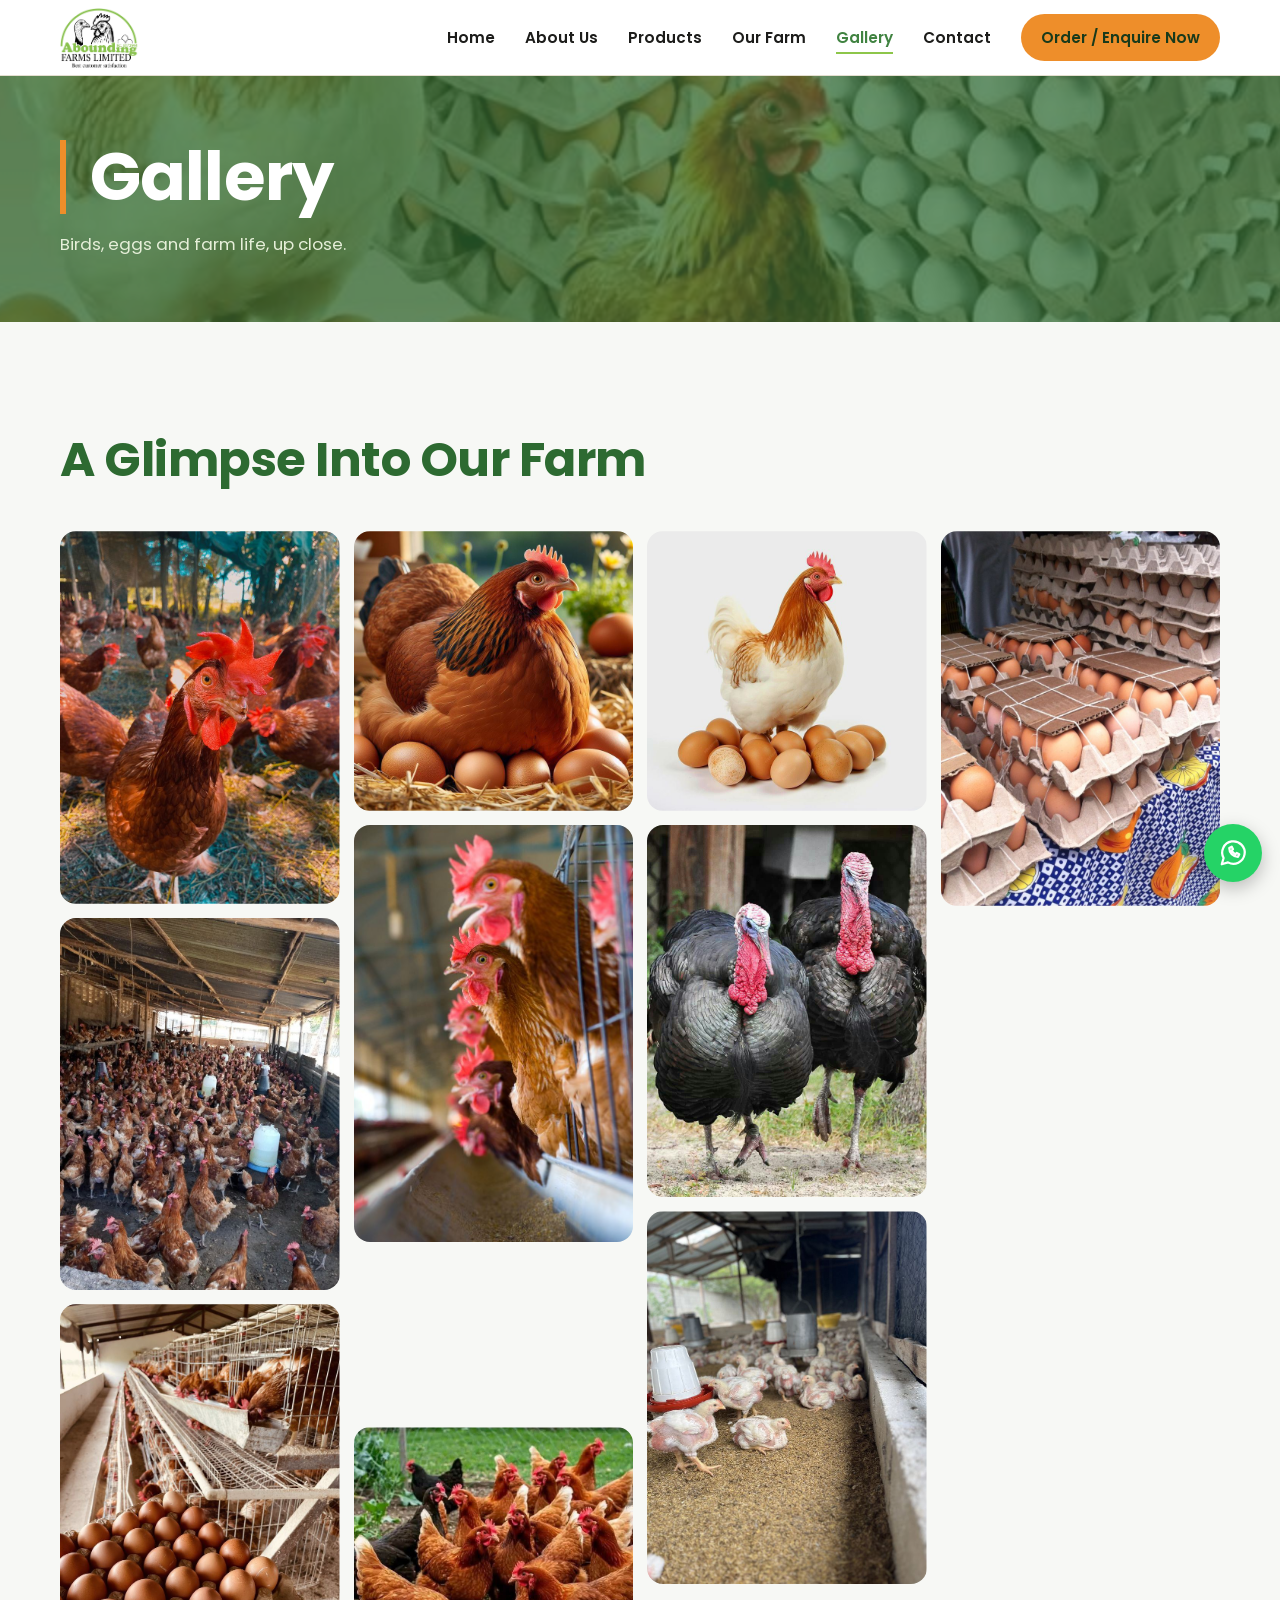
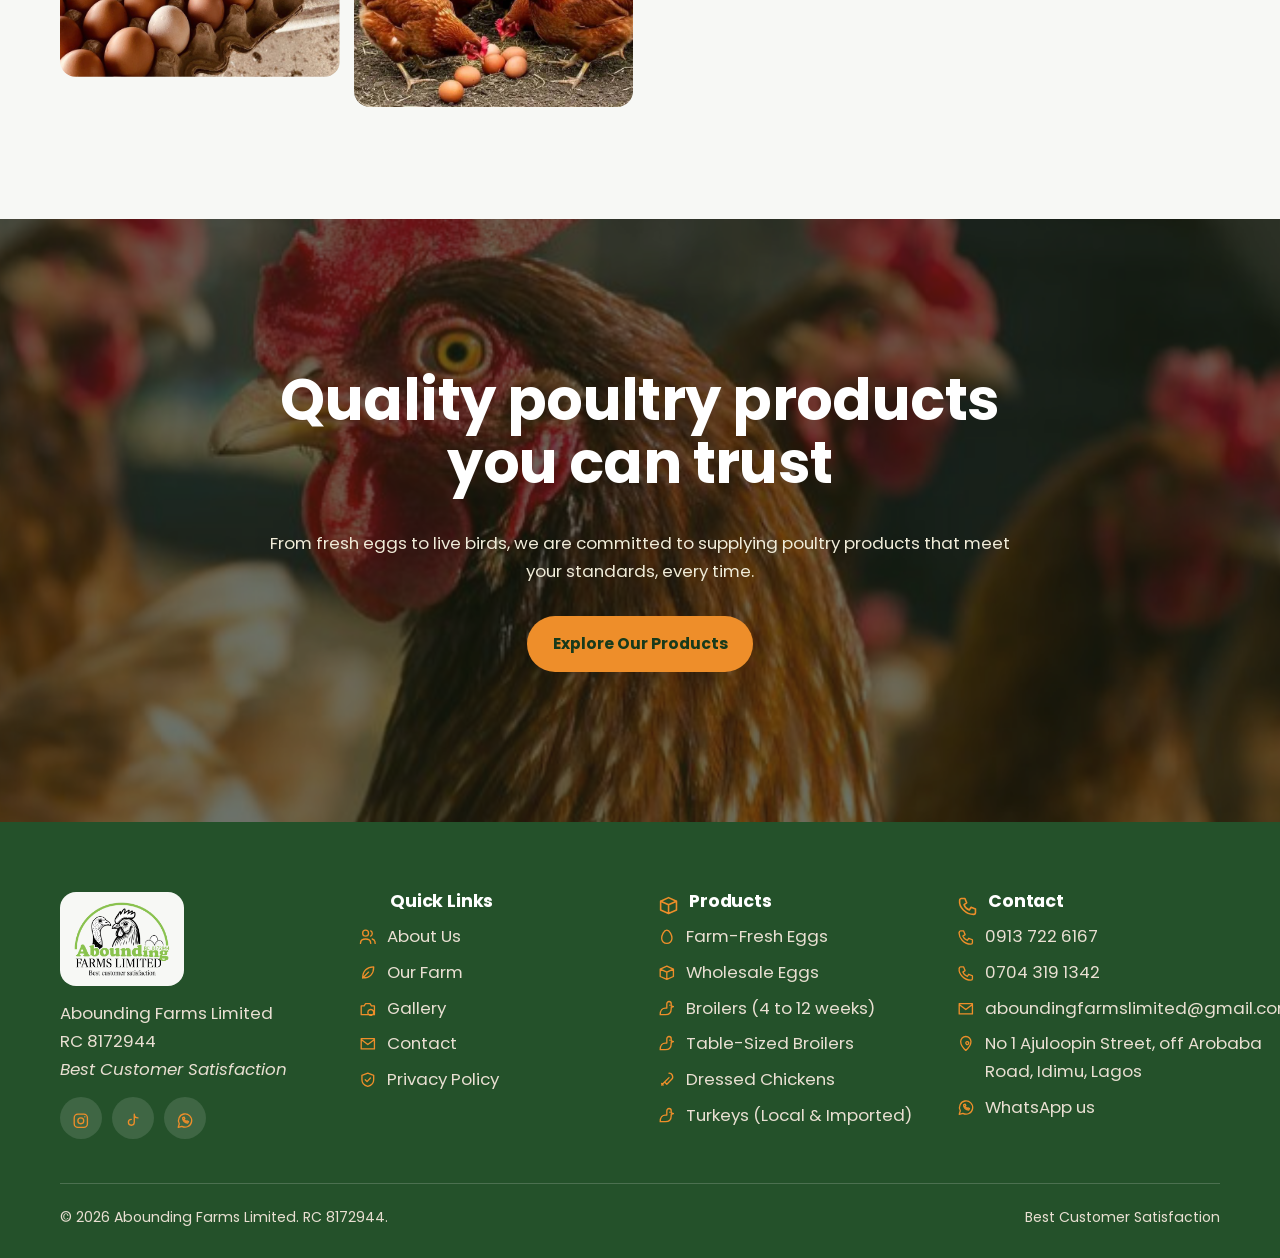
<file: abounding-farms/gallery.html>
<!DOCTYPE html>
<html lang="en-NG">
<head>
<meta charset="utf-8">
<meta name="viewport" content="width=device-width, initial-scale=1">
<title>Farm Gallery | Abounding Farms Limited</title>
<meta name="description" content="Photos of birds, eggs and poultry houses at Abounding Farms Limited.">
<meta name="color-scheme" content="light">
<meta property="og:type" content="website">
<meta property="og:title" content="Farm Gallery | Abounding Farms Limited">
<meta property="og:description" content="Fresh eggs and quality poultry for individuals, retailers, restaurants and wholesale buyers in Nigeria.">
<meta property="og:image" content="images/logo.png">
<link rel="icon" href="data:image/svg+xml,%3Csvg xmlns='http://www.w3.org/2000/svg' viewBox='0 0 64 64'%3E%3Crect width='64' height='64' rx='14' fill='%232f5d2a'/%3E%3Cellipse cx='32' cy='35' rx='13' ry='17' fill='%23f6f1e4'/%3E%3C/svg%3E">
<link rel="preconnect" href="https://fonts.googleapis.com">
<link rel="preconnect" href="https://fonts.gstatic.com" crossorigin>
<link href="https://fonts.googleapis.com/css2?family=Poppins:wght@400;500;600;700;800&display=swap" rel="stylesheet">
<script type="application/ld+json">{"@context":"https://schema.org","@type":"LocalBusiness","telephone":"+2349137226167","email":"aboundingfarmslimited@gmail.com","address":{"@type":"PostalAddress","streetAddress":"No 1 Ajuloopin Street, off Arobaba Road, Idimu","addressRegion":"Lagos","addressCountry":"NG"},"name":"Abounding Farms Limited","slogan":"Best Customer Satisfaction","description":"Nigerian poultry farm supplying fresh eggs and poultry products.","areaServed":"NG","sameAs":["https://www.instagram.com/aboundingfarmsltd","https://www.tiktok.com/@aboundingfarmslimited"]}</script>
<link rel="stylesheet" href="css/styles.css">
</head>
<body>
<div class="prog" id="prog"></div>
<svg width="0" height="0" style="position:absolute" aria-hidden="true"><defs>
<symbol id="egg" viewBox="0 0 24 24"><path d="M12 3C8 3 5 10 5 14a7 7 0 0 0 14 0c0-4-3-11-7-11z"/></symbol>
<symbol id="bird" viewBox="0 0 24 24"><path d="M16 7h.01M3 20c0-6 3-9 7-9h2V5a3 3 0 0 1 6 0v3l3 1-3 1v2c0 5-3 8-8 8H3z"/></symbol>
<symbol id="leg" viewBox="0 0 24 24"><path d="M15 3a5 5 0 0 1 3 9l-6 6-3-3 6-6M9 15l-4 4M5 17l2 2"/></symbol>
<symbol id="star" viewBox="0 0 24 24"><path d="M12 3l2.7 5.6 6.1.9-4.4 4.3 1 6.1-5.4-2.9-5.4 2.9 1-6.1-4.4-4.3 6.1-.9z"/></symbol>
<symbol id="truck" viewBox="0 0 24 24"><path d="M2 6h12v10H2zM14 10h4l4 3v3h-8M6 19a2 2 0 1 0 0-.01M17 19a2 2 0 1 0 0-.01"/></symbol>
<symbol id="heart" viewBox="0 0 24 24"><path d="M12 20s-8-5-8-11a4.5 4.5 0 0 1 8-2.5A4.5 4.5 0 0 1 20 9c0 6-8 11-8 11z"/></symbol>
<symbol id="leaf" viewBox="0 0 24 24"><path d="M5 19C5 9 11 4 20 4c0 9-5 15-15 15zM5 19l8-8"/></symbol>
<symbol id="shield" viewBox="0 0 24 24"><path d="M12 3l8 3v6c0 5-4 8-8 9-4-1-8-4-8-9V6zM8.5 12l2.5 2.5 4.5-5"/></symbol>
<symbol id="home" viewBox="0 0 24 24"><path d="M3 11l9-7 9 7M5 10v10h14V10M10 20v-6h4v6"/></symbol>
<symbol id="users" viewBox="0 0 24 24"><path d="M9 11a4 4 0 1 0 0-8 4 4 0 0 0 0 8zM2 21c0-4 3-6 7-6s7 2 7 6M16 4a4 4 0 0 1 0 7M18 15c2.5.6 4 2.500 4 6"/></symbol>
<symbol id="cal" viewBox="0 0 24 24"><path d="M4 6h16v14H4zM4 10h16M8 3v4M16 3v4"/></symbol>
<symbol id="box" viewBox="0 0 24 24"><path d="M3 7l9-4 9 4v10l-9 4-9-4zM3 7l9 4 9-4M12 11v10"/></symbol>
<symbol id="wheat" viewBox="0 0 24 24"><path d="M12 22V8M12 8c-3 0-4-2-4-4 3 0 4 2 4 4zM12 8c3 0 4-2 4-4-3 0-4 2-4 4zM12 14c-3 0-4-2-4-4 3 0 4 2 4 4zM12 14c3 0 4-2 4-4-3 0-4 2-4 4z"/></symbol>
<symbol id="drop" viewBox="0 0 24 24"><path d="M12 3s6 6.500 6 11a6 6 0 0 1-12 0c0-4.500 6-11 6-11z"/></symbol>
<symbol id="cam" viewBox="0 0 24 24"><path d="M3 8h4l2-3h6l2 3h4v12H3zM12 17a4 4 0 1 0 0-.01"/></symbol>
<symbol id="phone" viewBox="0 0 24 24"><path d="M5 4h4l2 5-3 2c1 3 3 5 6 6l2-3 5 2v4c0 1-1 2-2 2C10 22 2 14 3 6c0-1 1-2 2-2z"/></symbol>
<symbol id="mail" viewBox="0 0 24 24"><path d="M3 5h18v14H3zM3 6l9 7 9-7"/></symbol>
<symbol id="pin" viewBox="0 0 24 24"><path d="M12 21s7-6 7-12a7 7 0 0 0-14 0c0 6 7 12 7 12zM12 11a2 2 0 1 0 0-.01"/></symbol>
<symbol id="wa" viewBox="0 0 24 24"><path d="M3 21l1.5-5A9 9 0 1 1 8 19.500zM9 8c0 4 3 7 7 7l1-2-2-1-1 1c-1-.5-2.500-2-3-3l1-1-1-2z"/></symbol>
<symbol id="ig" viewBox="0 0 24 24"><rect x="3" y="3" width="18" height="18" rx="5"/><circle cx="12" cy="12" r="4"/><path d="M17.500 6.500h.01"/></symbol>
<symbol id="tt" viewBox="0 0 24 24"><path d="M14 3v11a4 4 0 1 1-4-4M14 3c0 3 2 5 5 5"/></symbol>
<symbol id="menu" viewBox="0 0 24 24"><path d="M4 7h16M4 12h16M4 17h16"/></symbol>
<symbol id="x" viewBox="0 0 24 24"><path d="M6 6l12 12M18 6L6 18"/></symbol>
<symbol id="zoom" viewBox="0 0 24 24"><path d="M11 18a7 7 0 1 0 0-14 7 7 0 0 0 0 14zM21 21l-5-5M11 8v6M8 11h6"/></symbol>
</defs></svg>
<header id="hd"><div class="wrap nav">
<a class="logo" href="index.html" aria-label="Abounding Farms Limited home"><img src="images/logo.png" alt="Abounding Farms Limited logo" width="87" height="58"></a>
<button class="burger" id="bg" aria-label="Open menu" aria-expanded="false" aria-controls="lk"><svg class="ic"><use href="#menu"/></svg></button>
<ul class="links" id="lk">
<li><a href="index.html">Home</a></li><li><a href="about.html">About Us</a></li><li><a href="products.html">Products</a></li><li><a href="farm.html">Our Farm</a></li><li><a class="on" href="gallery.html">Gallery</a></li><li><a href="contact.html">Contact</a></li>
<li><a class="btn btn-y" href="contact.html">Order / Enquire Now</a></li>
</ul></div></header>
<main>
<section class="pb"><img data-par=".08" src="images/trays.jpg" alt="" onerror="this.remove()"><div class="wrap"><h1 class="rv">Gallery</h1><p class="rv" style="--d:.12s">Birds, eggs and farm life, up close.</p></div></section>
<section id="gallery"><div class="wrap">
<div class="head rv"><h2>A Glimpse Into Our Farm</h2></div>
<div class="mas" id="gl"></div></div></section>
<section class="promo" aria-label="Quality poultry products you can trust"><img data-par=".12" src="images/promo-1.jpg" alt="" loading="lazy" onerror="this.remove()"><div class="wrap">
<h2 class="rv">Quality poultry products you can trust</h2><p class="rv" style="--d:.1s">From fresh eggs to live birds, we are committed to supplying poultry products that meet your standards, every time.</p><a class="btn btn-y rv" style="--d:.2s" href="products.html">Explore Our Products</a></div></section>
</main>
<footer><div class="wrap">
<div class="fg">
<div><div class="lg"><img src="images/logo.png" alt="Abounding Farms Limited" width="102" height="68"></div><p>Abounding Farms Limited<br>RC 8172944<br><em>Best Customer Satisfaction</em></p>
<div class="soc"><a href="https://www.instagram.com/aboundingfarmsltd" target="_blank" rel="noopener" aria-label="Instagram"><svg class="ic"><use href="#ig"/></svg></a><a href="https://www.tiktok.com/@aboundingfarmslimited" target="_blank" rel="noopener" aria-label="TikTok"><svg class="ic"><use href="#tt"/></svg></a><a class="waLink" href="#" target="_blank" rel="noopener" aria-label="WhatsApp"><svg class="ic"><use href="#wa"/></svg></a></div></div>
<div><h3><svg class="ic"><use href="index.html"/></svg>Quick Links</h3><ul><li><a href="about.html"><svg class="ic"><use href="#users"/></svg>About Us</a></li><li><a href="farm.html"><svg class="ic"><use href="#leaf"/></svg>Our Farm</a></li><li><a href="gallery.html"><svg class="ic"><use href="#cam"/></svg>Gallery</a></li><li><a href="contact.html"><svg class="ic"><use href="#mail"/></svg>Contact</a></li><li><a href="privacy.html"><svg class="ic"><use href="#shield"/></svg>Privacy Policy</a></li></ul></div>
<div><h3><svg class="ic"><use href="#box"/></svg>Products</h3><ul id="fp"></ul></div>
<div><h3><svg class="ic"><use href="#phone"/></svg>Contact</h3><ul><li><a href="tel:+2349137226167"><svg class="ic"><use href="#phone"/></svg>0913 722 6167</a></li><li><a href="tel:+2347043191342"><svg class="ic"><use href="#phone"/></svg>0704 319 1342</a></li><li><a href="mailto:aboundingfarmslimited@gmail.com"><svg class="ic"><use href="#mail"/></svg>aboundingfarmslimited@gmail.com</a></li><li><svg class="ic"><use href="#pin"/></svg><span>No 1 Ajuloopin Street, off Arobaba Road, Idimu, Lagos</span></li><li><a class="waLink" href="#" target="_blank" rel="noopener"><svg class="ic"><use href="#wa"/></svg>WhatsApp us</a></li></ul></div>
</div>
<div class="copy"><span>&copy; <span id="yr"></span> Abounding Farms Limited. RC 8172944.</span><span>Best Customer Satisfaction</span></div>
</div></footer>
<a class="fab waLink" href="#" target="_blank" rel="noopener" aria-label="Chat on WhatsApp"><svg class="ic"><use href="#wa"/></svg></a>
<div class="lb" id="lb" role="dialog" aria-modal="true" aria-label="Photo viewer"><button class="x" aria-label="Close photo">&times;</button><div style="text-align:center"><img id="li" alt=""><p id="lc"></p></div></div>
<script src="js/main.js" defer></script>
</body>
</html>
</file>
<file: css/styles.css>
:root{--g:#8dc64a;--gd:#408341;--gx:#2d6a31;--cream:#f7f8f5;--br:#24512a;--y:#ee8e2a;--ink:#1c1c1a;--r:18px;--nav:76px;--dk:#183a1b}
*{box-sizing:border-box;margin:0}
html{scroll-behavior:smooth;scroll-padding-top:var(--nav)}
body{font:400 1.05rem/1.65 Poppins,system-ui,sans-serif;color:var(--ink);background:var(--cream);overflow-x:hidden}
img,svg{display:block;max-width:100%}
a{color:inherit;text-decoration:none}
h1,h2,h3{font-family:Poppins,system-ui,sans-serif;font-weight:800;line-height:1.1;color:var(--gx)}
h2{font-size:clamp(1.9rem,4.5vw,3rem);margin-bottom:.6em}
h3{font-size:1.3rem;margin-bottom:.4em}
.ic{width:1.25em;height:1.25em;fill:none;stroke:currentColor;stroke-width:1.8;stroke-linecap:round;stroke-linejoin:round;flex:none}
.wrap{width:min(1160px,100% - 40px);margin-inline:auto}
section{padding:clamp(64px,9vw,112px) 0}
:focus-visible{outline:3px solid var(--y);outline-offset:3px}
.btn{display:inline-flex;align-items:center;justify-content:center;gap:.5em;padding:.85em 1.5em;border-radius:999px;font-weight:700;font-size:.98rem;border:2px solid transparent;cursor:pointer;transition:transform .25s,background .25s,color .25s,border-color .25s;font-family:inherit}
.btn:hover{transform:translateY(-3px)}
.btn-y{background:var(--y);color:var(--gx)}.btn-y:hover{background:#f7a24a}
.btn-o{border-color:#fff;color:#fff}.btn-o:hover{background:#fff;color:var(--gx)}
.btn-g{background:var(--gd);color:#fff}.btn-g:hover{background:var(--gx)}
.btn-ol{border-color:var(--gd);color:var(--gd)}.btn-ol:hover{background:var(--gd);color:#fff}
/* image slots: add real photos in /images, gradient shows until then */
.ph{position:relative;overflow:hidden;background:linear-gradient(135deg,#d9e6c3,#a9cf7c);border-radius:var(--r)}
.ph>img{position:absolute;inset:0;width:100%;height:100%;object-fit:cover;transition:transform .8s}
.ph:hover>img{transform:scale(1.06)}
/* nav */
header{position:fixed;inset:0 0 auto;height:var(--nav);background:#fff;z-index:50;border-bottom:1px solid #e4dfd0;transition:box-shadow .3s}
header.s{box-shadow:0 4px 18px rgba(0,0,0,.08)}
.nav{height:100%;display:flex;align-items:center;justify-content:space-between;gap:24px}
.logo img{height:58px;width:auto}
.links{display:flex;align-items:center;gap:30px;list-style:none;padding:0}
.links a{font-weight:600;font-size:.95rem;padding:6px 0;position:relative}
.links a:not(.btn)::after{content:"";position:absolute;left:0;bottom:0;height:2px;width:100%;background:var(--g);transform:scaleX(0);transform-origin:left;transition:transform .3s}
.links a:not(.btn):hover::after{transform:scaleX(1)}
.links .btn{padding:.6em 1.2em;color:var(--gx)}
.burger{display:none;width:44px;height:44px;border:0;background:var(--gd);color:#fff;border-radius:12px;cursor:pointer;align-items:center;justify-content:center}
@media(max-width:900px){
.burger{display:flex}
.links{position:fixed;top:var(--nav);left:0;right:0;flex-direction:column;align-items:stretch;gap:0;background:#fff;padding:8px 20px 24px;border-bottom:1px solid #e4dfd0;transform:translateY(-130%);visibility:hidden;transition:transform .35s,visibility .35s;z-index:-1}
.links.open{transform:none;visibility:visible}
.links li{border-bottom:1px solid #eee}.links li:last-child{border:0;padding-top:16px}
.links a{display:block;padding:14px 0}
.links a:not(.btn)::after{display:none}}
/* hero */
.hero{min-height:100svh;padding:calc(var(--nav) + 60px) 0 80px;display:flex;align-items:center;color:#fff;background:linear-gradient(100deg,rgba(20,40,17,.9),rgba(20,40,17,.45)),linear-gradient(135deg,#2d6a31,#1f3d1c);position:relative;overflow:hidden}
.hero>img{position:absolute;inset:0;width:100%;height:100%;object-fit:cover;z-index:-1}
.hero::before{content:"";position:absolute;inset:0;background:linear-gradient(100deg,rgba(20,40,17,.9),rgba(20,40,17,.4))}
.hero .wrap{position:relative}
.hero h1{color:#fff;font-size:clamp(2.5rem,7vw,5rem);max-width:13ch;border-left:6px solid var(--y);padding-left:.35em}
.hero p{max-width:52ch;margin:1.4em 0 2em;font-size:1.15rem;color:#eef4e6}
.row{display:flex;flex-wrap:wrap;gap:14px}
/* about */
.split{display:grid;gap:48px;align-items:center}
@media(min-width:900px){.split{grid-template-columns:1fr 1fr}}
.collage{position:relative;padding-bottom:70px}
.collage .a{aspect-ratio:4/3.4}
.collage .b{position:absolute;width:52%;aspect-ratio:1;right:-4px;bottom:0;border:8px solid var(--cream)}
.vals{display:grid;grid-template-columns:1fr 1fr;gap:14px;margin:1.6em 0 2em}
.vals div{display:flex;gap:10px;align-items:center;font-weight:600}
.vals .ic{color:var(--gd);background:#e3efd0;padding:9px;width:2.6em;height:2.6em;border-radius:12px}
/* stats */
.stats{background:var(--gd);color:#fff;padding:56px 0}
.stats .wrap{display:grid;grid-template-columns:repeat(auto-fit,minmax(200px,1fr));gap:28px;text-align:center}
.stats b{display:block;font:800 clamp(2.4rem,5vw,3.6rem)/1 Poppins,sans-serif;color:var(--y)}
.stats .ic{width:34px;height:34px;margin:0 auto 10px;color:var(--g)}
/* products */
.head{max-width:640px;margin-bottom:44px}
.grid{display:grid;gap:24px;grid-template-columns:repeat(auto-fill,minmax(290px,1fr))}
.card{background:#fff;border-radius:var(--r);overflow:hidden;border:1px solid #e8e2d0;display:flex;flex-direction:column;transition:transform .35s,box-shadow .35s}
.card:hover{transform:translateY(-8px) scale(1.03);box-shadow:0 22px 44px rgba(31,61,28,.18);border-color:var(--g)}
.card .ph{aspect-ratio:4/3;border-radius:0}
.card .ph .ic{position:absolute;inset:0;margin:auto;width:64px;height:64px;color:#fff;opacity:.8}
.card .bd{padding:22px;display:flex;flex-direction:column;gap:12px;flex:1}
.card p{font-size:.97rem;color:#44443f;flex:1}
.tag{position:absolute;top:12px;left:12px;background:var(--y);color:var(--gx);font-size:.78rem;font-weight:700;padding:3px 12px;border-radius:99px;z-index:2}
/* farm */
.farm{background:#fff}
.edit{display:grid;gap:18px;grid-template-columns:repeat(2,1fr)}
.edit .ph{min-height:190px}
.edit .big{grid-column:span 2;min-height:280px}
.edit span{position:absolute;left:14px;bottom:12px;color:#fff;font-weight:700;z-index:2;display:flex;gap:8px;align-items:center;text-shadow:0 1px 6px rgba(0,0,0,.6)}
.edit .ph::after{content:"";position:absolute;inset:50% 0 0;background:linear-gradient(transparent,rgba(0,0,0,.5))}
@media(min-width:900px){.edit{grid-template-columns:repeat(4,1fr);grid-auto-rows:210px}.edit .big{grid-column:span 2;grid-row:span 2}.edit .ph{min-height:0}}
/* why */
.why .card{padding:28px;gap:10px;background:#eef5e0;border-color:#d9e6c3}
.why .ic{width:2.6em;height:2.6em;padding:11px;background:var(--gd);color:#fff;border-radius:14px;margin-bottom:6px;transition:transform .4s,background .3s}
.why .card:hover .ic{transform:rotate(-8deg) scale(1.08);background:var(--g)}
/* gallery */
.gal{columns:3 220px;column-gap:16px}
.gal button{display:block;width:100%;margin:0 0 16px;border:0;padding:0;cursor:zoom-in;break-inside:avoid;position:relative}
.gal .ph{height:var(--h)}
.gal button:nth-child(odd) .ph{--h:260px}.gal button:nth-child(even) .ph{--h:200px}.gal button:nth-child(3n) .ph{--h:320px}
.gal .ic{position:absolute;inset:0;margin:auto;width:42px;height:42px;color:#fff;opacity:.75}
.lb{position:fixed;inset:0;background:rgba(10,20,8,.92);display:none;align-items:center;justify-content:center;z-index:100;padding:20px}
.lb.on{display:flex;animation:fi .3s}
.lb img{max-height:85vh;border-radius:12px}
.lb .x{position:absolute;top:16px;right:16px;background:#fff;border:0;border-radius:50%;width:44px;height:44px;cursor:pointer;font-size:1.4rem}
.lb p{color:#fff;font-weight:600}
@keyframes fi{from{opacity:0}}
/* promo */
.promo{color:#fff;text-align:center;padding:clamp(80px,12vw,150px) 0;position:relative;background:linear-gradient(135deg,#2f5d2a,#1f3d1c);overflow:hidden}
.promo.two{background:linear-gradient(135deg,#5a3d26,#3b2716)}
.promo>img{position:absolute;inset:0;width:100%;height:100%;object-fit:cover}
.promo::before{content:"";position:absolute;inset:0;background:rgba(20,30,15,.62);z-index:1}
.promo .wrap{position:relative;z-index:2;max-width:760px}
.promo h2{color:#fff;font-size:clamp(2rem,5.5vw,3.6rem)}
.promo p{margin:0 auto 1.8em;color:#f0ecd9}
/* contact */
form{background:#fff;border-radius:var(--r);padding:clamp(22px,4vw,40px);display:grid;gap:16px;grid-template-columns:1fr 1fr;border:1px solid #e8e2d0}
form .f{grid-column:span 2}
@media(min-width:620px){form .h{grid-column:span 1}}
@media(max-width:619px){form .h{grid-column:span 2}}
label{display:block;font-weight:600;font-size:.9rem;margin-bottom:6px}
input,select,textarea{width:100%;font:inherit;padding:.8em 1em;border:1.5px solid #cfc9b4;border-radius:12px;background:var(--cream);color:var(--ink)}
input:focus,select:focus,textarea:focus{outline:none;border-color:var(--gd);box-shadow:0 0 0 3px #cfe5b0}
.err{color:#b3261e;font-size:.82rem;min-height:1.1em;display:block}
input.bad,select.bad{border-color:#b3261e}
#msg{grid-column:span 2;font-weight:600;border-radius:12px;padding:0}
#msg.ok{background:#e3efd0;color:var(--gx);padding:14px}
#msg.no{background:#fbe4e1;color:#8c1d18;padding:14px}
.cinfo{display:grid;gap:16px;margin:1.5em 0}
.cinfo a,.cinfo div{display:flex;gap:12px;align-items:center;font-weight:600}
.cinfo .ic{color:var(--gd)}
.wa{background:#25d366;color:#fff}.wa:hover{background:#1fb457}
/* footer */
footer{background:var(--br);color:#e9dfd2;padding:70px 0 28px}
.fg{display:grid;gap:36px;grid-template-columns:repeat(auto-fit,minmax(200px,1fr))}
footer h3{color:#fff;font-size:1.1rem}
footer ul{list-style:none;padding:0;display:grid;gap:8px}
footer a:hover{color:var(--y)}
footer .lg{background:#fff;border-radius:14px;padding:8px;width:fit-content;margin-bottom:14px}
footer .lg img{height:68px}
.soc{display:flex;gap:10px;margin-top:14px}
.soc a{width:42px;height:42px;border-radius:50%;background:rgba(255,255,255,.12);display:grid;place-items:center;transition:background .3s,transform .3s}
.soc a:hover{background:var(--y);color:var(--gx);transform:translateY(-3px)}
.copy{border-top:1px solid rgba(255,255,255,.18);margin-top:44px;padding-top:22px;font-size:.88rem;display:flex;flex-wrap:wrap;gap:10px;justify-content:space-between}
.fab{position:fixed;right:18px;bottom:18px;width:58px;height:58px;border-radius:50%;background:#25d366;color:#fff;display:grid;place-items:center;z-index:60;box-shadow:0 6px 18px rgba(0,0,0,.25);transition:transform .3s}
.fab:hover{transform:scale(1.1)}.fab .ic{width:30px;height:30px}
/* scroll reveal */
.rv{opacity:0;transform:translateY(34px);transition:opacity .8s ease,transform .8s ease;transition-delay:var(--d,0s)}
.rv.l{transform:translateX(-46px)}.rv.r{transform:translateX(46px)}.rv.z{transform:scale(.92)}
.rv.in{opacity:1;transform:none}
@media(prefers-reduced-motion:reduce){*{transition:none!important;animation:none!important;scroll-behavior:auto!important}.rv{opacity:1;transform:none}}

/* stylish product cards */
.pl .card{border-radius:24px;border:0;box-shadow:0 6px 22px rgba(31,61,28,.08)}
.pl .card .ph{aspect-ratio:1/.85;border-radius:0}
.pl .card .ph>img{animation:zoomio 14s ease-in-out infinite alternate}
.pl .card:hover .ph>img{animation-play-state:paused;transform:scale(1.14)}
.pl .card .ph::after{content:"";position:absolute;inset:55% 0 0;background:linear-gradient(transparent,rgba(31,61,28,.55))}
.pl .card .ph .ic{inset:auto 16px 14px auto;margin:0;width:46px;height:46px;padding:11px;background:var(--y);color:var(--gx);border-radius:50%;opacity:1;z-index:2;transition:transform .4s}
.pl .card:hover .ph .ic{transform:rotate(-12deg) scale(1.15)}
.pl .tag{background:var(--gd);color:#fff}
.pl .bd{padding:22px 22px 26px}
@keyframes zoomio{from{transform:scale(1)}to{transform:scale(1.08)}}
.gal .ph{border-radius:20px}
.gal button:hover .ph{box-shadow:0 14px 30px rgba(31,61,28,.25)}
.gal .ph::after{content:"";position:absolute;inset:0;background:rgba(31,61,28,.35);opacity:0;transition:opacity .3s}
.gal button:hover .ph::after{opacity:1}
.gal .ic{z-index:2;opacity:0;transition:opacity .3s,transform .3s;transform:scale(.7)}
.gal button:hover .ic{opacity:1;transform:scale(1)}
.edit .ph{transition:transform .5s}.edit .ph:hover{transform:scale(1.025)}
/* ===== multi-page, hero, banners, gallery, scroll effects ===== */
.prog{position:fixed;top:0;left:0;right:0;height:4px;background:var(--y);transform:scaleX(0);transform-origin:left;z-index:70}
.links a.on{color:var(--gd)}.links a.on:not(.btn)::after{transform:scaleX(1)}
.hero{background:radial-gradient(circle at 80% 30%,#2d6a31,var(--gx) 62%);color:#fff;padding:calc(var(--nav) + 48px) 0 72px;min-height:100svh;align-items:center}
.hero::before{display:none}
.hero h1{border:0;padding:0;font-size:clamp(2.8rem,7.4vw,6rem);line-height:1;max-width:11ch;letter-spacing:-.02em}
.hg{display:grid;gap:44px;align-items:center}
.hv{position:relative;width:min(420px,86%);margin-inline:auto}
.arch{aspect-ratio:3/4;border-radius:999px 999px 28px 28px;outline:8px solid var(--g);outline-offset:10px;background:#2f5d2a}
.arch>img{transform:scale(1.15)}.arch:hover>img{transform:scale(1.15)}
.dot{position:absolute;width:42%;aspect-ratio:1;border-radius:50%;left:-16%;bottom:-6%;border:7px solid var(--y)}
.badge{position:absolute;right:-6%;top:14%;background:var(--y);color:var(--gx);font-weight:800;padding:10px 18px;border-radius:99px;font-size:.9rem;box-shadow:0 8px 20px rgba(0,0,0,.25)}
@media(min-width:900px){.hg{grid-template-columns:1.15fr .85fr}.hv{width:min(440px,100%);margin-right:20px}}
@media(max-width:899px){.hero{padding-bottom:90px}.dot{left:-6%}.badge{right:-2%}}
.pb{position:relative;overflow:hidden;background:var(--gx);color:#fff;padding:calc(var(--nav) + 64px) 0 64px}
.pb>img{position:absolute;inset:0;width:100%;height:100%;object-fit:cover;opacity:.28}
.pb .wrap{position:relative}
.pb h1{color:#fff;font-size:clamp(2.4rem,6vw,4.2rem);border-left:6px solid var(--y);padding-left:.35em}
.pb p{max-width:56ch;color:#e6efd9;margin-top:1em}
.promo>img{height:130%;top:-15%;will-change:transform}
.mas{columns:2;column-gap:14px}
@media(min-width:800px){.mas{columns:3}}@media(min-width:1100px){.mas{columns:4}}
.mas button{display:block;width:100%;margin:0 0 14px;padding:0;border:0;border-radius:16px;overflow:hidden;position:relative;break-inside:avoid;cursor:zoom-in;background:#d9e6c3}
.mas img{width:100%;height:auto;display:block;transition:transform .7s}
.mas button:hover img{transform:scale(1.07)}
.mas span{position:absolute;inset:auto 0 0;display:flex;gap:8px;align-items:center;padding:28px 14px 12px;color:#fff;font-weight:700;font-size:.9rem;background:linear-gradient(transparent,rgba(20,40,17,.8));opacity:0;transform:translateY(10px);transition:.35s}
.mas button:hover span,.mas button:focus-visible span{opacity:1;transform:none}
.rv.c{opacity:1;transform:none;clip-path:inset(0 0 100% 0);transition:clip-path 1s ease;transition-delay:var(--d,0s)}
.rv.c.in{clip-path:inset(0)}

/* ===== flyer palette, Poppins, full-bleed hero ===== */
h1,h2,h3{font-weight:700;letter-spacing:-.01em}
.btn-y,.links .btn,.soc a:hover,.tag{color:var(--dk)}
.pl .tag,.pl .tag{background:var(--gd);color:#fff}
.hero{position:relative;isolation:isolate;background:var(--dk);display:flex;align-items:center}
.hero>img{z-index:0}
.hero::before{display:block;content:"";position:absolute;inset:0;z-index:1;background:linear-gradient(95deg,rgba(24,58,27,.92) 0%,rgba(24,58,27,.62) 55%,rgba(24,58,27,.3) 100%)}
.hero .wrap{position:relative;z-index:2}
.hero h1{font-weight:800;max-width:12ch;font-size:clamp(2.6rem,7vw,5.6rem);line-height:1.05;color:#fff}
.hero h1::after{content:"";display:block;width:110px;height:8px;border-radius:8px;background:var(--y);margin-top:.35em}
.hero p{font-size:1.2rem;max-width:54ch}
.hero .btn{padding:1em 1.9em;font-size:1.05rem}
.logo img{height:60px;width:auto}
header{background:#fff}
footer .lg{background:var(--cream);border-radius:16px;padding:10px 14px}
footer .lg img{height:74px;width:auto}
footer li,footer h3{display:flex;gap:10px;align-items:flex-start}
footer li a{display:flex;gap:10px;align-items:flex-start}
footer .ic{color:var(--y);margin-top:.3em;width:1.05em;height:1.05em}
footer h3 .ic{width:1.2em;height:1.2em;margin-top:.15em}
.card .row .btn{width:100%}
.stats b{color:var(--y)}

/* ===== round 3: smaller enquire buttons, full product images, lighter overlays, banner, map ===== */
.card .row .btn{width:auto;padding:.5em 1.1em;font-size:.82rem;gap:.4em;align-self:flex-start}
.card .row .btn .ic{width:1.05em;height:1.05em}
.pl .card .ph{aspect-ratio:4/5;background:#f1efe6}
.pl .card .ph>img{object-fit:contain;animation:none;transform:none}
.pl .card:hover .ph>img{transform:scale(1.03)}
.pl .card .ph::after{display:none}
.pl .card .ph .ic{z-index:3}
/* first section of every page: light, neutral overlay so photos show */
.hero{background:#14130f}
.hero>img{object-position:62% 38%}
.hero::before{background:linear-gradient(95deg,rgba(10,10,8,.62) 0%,rgba(10,10,8,.28) 45%,rgba(10,10,8,0) 75%)}
.hero h1,.hero p{text-shadow:0 2px 14px rgba(0,0,0,.55)}
.pb{background:#14130f}
.pb>img{opacity:.9}
.pb::after{content:"";position:absolute;inset:0;background:linear-gradient(95deg,rgba(10,10,8,.55),rgba(10,10,8,.12) 70%)}
.pb .wrap{z-index:2}
.pb h1,.pb p{text-shadow:0 2px 14px rgba(0,0,0,.6)}
.promo::before{background:rgba(15,15,10,.38)}
/* footer icons white */
footer .ic,.soc a{color:#fff}
.soc a:hover{color:var(--dk)}
/* egg banner */
.ban{background:linear-gradient(135deg,#fff7e8,#f6dcae);padding:clamp(48px,7vw,88px) 0}
.ban .wrap{display:grid;gap:36px;align-items:center}
@media(min-width:800px){.ban .wrap{grid-template-columns:minmax(260px,380px) 1fr;gap:64px}}
.ban img{width:100%;max-width:380px;height:auto;border-radius:22px;box-shadow:0 20px 44px rgba(90,55,20,.28);margin-inline:auto}
.ban h2{color:#6b3f17}
.ban p{max-width:48ch;margin-bottom:1.6em}
/* map */
.map{padding-top:0}
.mapbox{border-radius:var(--r);overflow:hidden;border:1px solid #e8e2d0;box-shadow:0 10px 30px rgba(31,61,28,.1);background:#e7e4d8}
.mapbox iframe{display:block;width:100%;height:clamp(300px,45vw,440px);border:0}
/* hero: show the whole hen-on-eggs photo */
@media(min-width:900px){
.hero>img{left:auto;right:0;width:64%;object-position:center 55%;-webkit-mask-image:linear-gradient(90deg,transparent,#000 22%);mask-image:linear-gradient(90deg,transparent,#000 22%)}
.hero::before{background:linear-gradient(95deg,rgba(10,10,8,.35) 0%,rgba(10,10,8,.1) 50%,rgba(10,10,8,0) 100%)}
.hero h1{font-size:clamp(2.6rem,5.6vw,4.8rem)}
}
@media(max-width:899px){.hero>img{object-position:center 60%}.hero::before{background:linear-gradient(180deg,rgba(10,10,8,.5),rgba(10,10,8,.2) 60%,rgba(10,10,8,.1))}}
/* hero: whole hen-and-eggs photo, never cropped */
@media(min-width:900px){
.hero>img{top:50%;bottom:auto;right:0;left:auto;height:auto;aspect-ratio:1;width:min(60%,calc(100svh - var(--nav) - 20px));transform:translateY(calc(-50% + var(--nav)/2));object-fit:cover;border-radius:28px 0 0 28px;-webkit-mask-image:none;mask-image:none;box-shadow:-10px 10px 40px rgba(0,0,0,.35)}
.hero::before{display:none}
}
@media(max-width:899px){
.hero{flex-direction:column;align-items:stretch;justify-content:flex-start;padding:var(--nav) 0 56px;min-height:0}
.hero>img{position:relative;inset:auto;width:100%;height:auto;aspect-ratio:1;object-fit:cover;margin-bottom:28px;transform:none}
.hero::before{display:none}
}
@media(min-width:900px){
.hero .wrap>*{max-width:min(560px,calc(100vw - min(60vw,100svh - var(--nav) - 20px) - 100px))}
.hero h1{font-size:clamp(2.3rem,4.4vw,4rem);max-width:none}
}
</file>
<file: abounding-farms/css/styles.css>
:root{--g:#8dc64a;--gd:#408341;--gx:#2d6a31;--cream:#f7f8f5;--br:#24512a;--y:#ee8e2a;--ink:#1c1c1a;--r:18px;--nav:76px;--dk:#183a1b}
*{box-sizing:border-box;margin:0}
html{scroll-behavior:smooth;scroll-padding-top:var(--nav)}
body{font:400 1.05rem/1.65 Poppins,system-ui,sans-serif;color:var(--ink);background:var(--cream);overflow-x:hidden}
img,svg{display:block;max-width:100%}
a{color:inherit;text-decoration:none}
h1,h2,h3{font-family:Poppins,system-ui,sans-serif;font-weight:800;line-height:1.1;color:var(--gx)}
h2{font-size:clamp(1.9rem,4.5vw,3rem);margin-bottom:.6em}
h3{font-size:1.3rem;margin-bottom:.4em}
.ic{width:1.25em;height:1.25em;fill:none;stroke:currentColor;stroke-width:1.8;stroke-linecap:round;stroke-linejoin:round;flex:none}
.wrap{width:min(1160px,100% - 40px);margin-inline:auto}
section{padding:clamp(64px,9vw,112px) 0}
:focus-visible{outline:3px solid var(--y);outline-offset:3px}
.btn{display:inline-flex;align-items:center;justify-content:center;gap:.5em;padding:.85em 1.5em;border-radius:999px;font-weight:700;font-size:.98rem;border:2px solid transparent;cursor:pointer;transition:transform .25s,background .25s,color .25s,border-color .25s;font-family:inherit}
.btn:hover{transform:translateY(-3px)}
.btn-y{background:var(--y);color:var(--gx)}.btn-y:hover{background:#f7a24a}
.btn-o{border-color:#fff;color:#fff}.btn-o:hover{background:#fff;color:var(--gx)}
.btn-g{background:var(--gd);color:#fff}.btn-g:hover{background:var(--gx)}
.btn-ol{border-color:var(--gd);color:var(--gd)}.btn-ol:hover{background:var(--gd);color:#fff}
/* image slots: add real photos in /images, gradient shows until then */
.ph{position:relative;overflow:hidden;background:linear-gradient(135deg,#d9e6c3,#a9cf7c);border-radius:var(--r)}
.ph>img{position:absolute;inset:0;width:100%;height:100%;object-fit:cover;transition:transform .8s}
.ph:hover>img{transform:scale(1.06)}
/* nav */
header{position:fixed;inset:0 0 auto;height:var(--nav);background:#fff;z-index:50;border-bottom:1px solid #e4dfd0;transition:box-shadow .3s}
header.s{box-shadow:0 4px 18px rgba(0,0,0,.08)}
.nav{height:100%;display:flex;align-items:center;justify-content:space-between;gap:24px}
.logo img{height:58px;width:auto}
.links{display:flex;align-items:center;gap:30px;list-style:none;padding:0}
.links a{font-weight:600;font-size:.95rem;padding:6px 0;position:relative}
.links a:not(.btn)::after{content:"";position:absolute;left:0;bottom:0;height:2px;width:100%;background:var(--g);transform:scaleX(0);transform-origin:left;transition:transform .3s}
.links a:not(.btn):hover::after{transform:scaleX(1)}
.links .btn{padding:.6em 1.2em;color:var(--gx)}
.burger{display:none;width:44px;height:44px;border:0;background:var(--gd);color:#fff;border-radius:12px;cursor:pointer;align-items:center;justify-content:center}
@media(max-width:900px){
.burger{display:flex}
.links{position:fixed;top:var(--nav);left:0;right:0;flex-direction:column;align-items:stretch;gap:0;background:#fff;padding:8px 20px 24px;border-bottom:1px solid #e4dfd0;transform:translateY(-130%);visibility:hidden;transition:transform .35s,visibility .35s;z-index:-1}
.links.open{transform:none;visibility:visible}
.links li{border-bottom:1px solid #eee}.links li:last-child{border:0;padding-top:16px}
.links a{display:block;padding:14px 0}
.links a:not(.btn)::after{display:none}}
/* hero */
.hero{min-height:100svh;padding:calc(var(--nav) + 60px) 0 80px;display:flex;align-items:center;color:#fff;background:linear-gradient(100deg,rgba(20,40,17,.9),rgba(20,40,17,.45)),linear-gradient(135deg,#2d6a31,#1f3d1c);position:relative;overflow:hidden}
.hero>img{position:absolute;inset:0;width:100%;height:100%;object-fit:cover;z-index:-1}
.hero::before{content:"";position:absolute;inset:0;background:linear-gradient(100deg,rgba(20,40,17,.9),rgba(20,40,17,.4))}
.hero .wrap{position:relative}
.hero h1{color:#fff;font-size:clamp(2.5rem,7vw,5rem);max-width:13ch;border-left:6px solid var(--y);padding-left:.35em}
.hero p{max-width:52ch;margin:1.4em 0 2em;font-size:1.15rem;color:#eef4e6}
.row{display:flex;flex-wrap:wrap;gap:14px}
/* about */
.split{display:grid;gap:48px;align-items:center}
@media(min-width:900px){.split{grid-template-columns:1fr 1fr}}
.collage{position:relative;padding-bottom:70px}
.collage .a{aspect-ratio:4/3.4}
.collage .b{position:absolute;width:52%;aspect-ratio:1;right:-4px;bottom:0;border:8px solid var(--cream)}
.vals{display:grid;grid-template-columns:1fr 1fr;gap:14px;margin:1.6em 0 2em}
.vals div{display:flex;gap:10px;align-items:center;font-weight:600}
.vals .ic{color:var(--gd);background:#e3efd0;padding:9px;width:2.6em;height:2.6em;border-radius:12px}
/* stats */
.stats{background:var(--gd);color:#fff;padding:56px 0}
.stats .wrap{display:grid;grid-template-columns:repeat(auto-fit,minmax(200px,1fr));gap:28px;text-align:center}
.stats b{display:block;font:800 clamp(2.4rem,5vw,3.6rem)/1 Poppins,sans-serif;color:var(--y)}
.stats .ic{width:34px;height:34px;margin:0 auto 10px;color:var(--g)}
/* products */
.head{max-width:640px;margin-bottom:44px}
.grid{display:grid;gap:24px;grid-template-columns:repeat(auto-fill,minmax(290px,1fr))}
.card{background:#fff;border-radius:var(--r);overflow:hidden;border:1px solid #e8e2d0;display:flex;flex-direction:column;transition:transform .35s,box-shadow .35s}
.card:hover{transform:translateY(-8px) scale(1.03);box-shadow:0 22px 44px rgba(31,61,28,.18);border-color:var(--g)}
.card .ph{aspect-ratio:4/3;border-radius:0}
.card .ph .ic{position:absolute;inset:0;margin:auto;width:64px;height:64px;color:#fff;opacity:.8}
.card .bd{padding:22px;display:flex;flex-direction:column;gap:12px;flex:1}
.card p{font-size:.97rem;color:#44443f;flex:1}
.tag{position:absolute;top:12px;left:12px;background:var(--y);color:var(--gx);font-size:.78rem;font-weight:700;padding:3px 12px;border-radius:99px;z-index:2}
/* farm */
.farm{background:#fff}
.edit{display:grid;gap:18px;grid-template-columns:repeat(2,1fr)}
.edit .ph{min-height:190px}
.edit .big{grid-column:span 2;min-height:280px}
.edit span{position:absolute;left:14px;bottom:12px;color:#fff;font-weight:700;z-index:2;display:flex;gap:8px;align-items:center;text-shadow:0 1px 6px rgba(0,0,0,.6)}
.edit .ph::after{content:"";position:absolute;inset:50% 0 0;background:linear-gradient(transparent,rgba(0,0,0,.5))}
@media(min-width:900px){.edit{grid-template-columns:repeat(4,1fr);grid-auto-rows:210px}.edit .big{grid-column:span 2;grid-row:span 2}.edit .ph{min-height:0}}
/* why */
.why .card{padding:28px;gap:10px;background:#eef5e0;border-color:#d9e6c3}
.why .ic{width:2.6em;height:2.6em;padding:11px;background:var(--gd);color:#fff;border-radius:14px;margin-bottom:6px;transition:transform .4s,background .3s}
.why .card:hover .ic{transform:rotate(-8deg) scale(1.08);background:var(--g)}
/* gallery */
.gal{columns:3 220px;column-gap:16px}
.gal button{display:block;width:100%;margin:0 0 16px;border:0;padding:0;cursor:zoom-in;break-inside:avoid;position:relative}
.gal .ph{height:var(--h)}
.gal button:nth-child(odd) .ph{--h:260px}.gal button:nth-child(even) .ph{--h:200px}.gal button:nth-child(3n) .ph{--h:320px}
.gal .ic{position:absolute;inset:0;margin:auto;width:42px;height:42px;color:#fff;opacity:.75}
.lb{position:fixed;inset:0;background:rgba(10,20,8,.92);display:none;align-items:center;justify-content:center;z-index:100;padding:20px}
.lb.on{display:flex;animation:fi .3s}
.lb img{max-height:85vh;border-radius:12px}
.lb .x{position:absolute;top:16px;right:16px;background:#fff;border:0;border-radius:50%;width:44px;height:44px;cursor:pointer;font-size:1.4rem}
.lb p{color:#fff;font-weight:600}
@keyframes fi{from{opacity:0}}
/* promo */
.promo{color:#fff;text-align:center;padding:clamp(80px,12vw,150px) 0;position:relative;background:linear-gradient(135deg,#2f5d2a,#1f3d1c);overflow:hidden}
.promo.two{background:linear-gradient(135deg,#5a3d26,#3b2716)}
.promo>img{position:absolute;inset:0;width:100%;height:100%;object-fit:cover}
.promo::before{content:"";position:absolute;inset:0;background:rgba(20,30,15,.62);z-index:1}
.promo .wrap{position:relative;z-index:2;max-width:760px}
.promo h2{color:#fff;font-size:clamp(2rem,5.5vw,3.6rem)}
.promo p{margin:0 auto 1.8em;color:#f0ecd9}
/* contact */
form{background:#fff;border-radius:var(--r);padding:clamp(22px,4vw,40px);display:grid;gap:16px;grid-template-columns:1fr 1fr;border:1px solid #e8e2d0}
form .f{grid-column:span 2}
@media(min-width:620px){form .h{grid-column:span 1}}
@media(max-width:619px){form .h{grid-column:span 2}}
label{display:block;font-weight:600;font-size:.9rem;margin-bottom:6px}
input,select,textarea{width:100%;font:inherit;padding:.8em 1em;border:1.5px solid #cfc9b4;border-radius:12px;background:var(--cream);color:var(--ink)}
input:focus,select:focus,textarea:focus{outline:none;border-color:var(--gd);box-shadow:0 0 0 3px #cfe5b0}
.err{color:#b3261e;font-size:.82rem;min-height:1.1em;display:block}
input.bad,select.bad{border-color:#b3261e}
#msg{grid-column:span 2;font-weight:600;border-radius:12px;padding:0}
#msg.ok{background:#e3efd0;color:var(--gx);padding:14px}
#msg.no{background:#fbe4e1;color:#8c1d18;padding:14px}
.cinfo{display:grid;gap:16px;margin:1.5em 0}
.cinfo a,.cinfo div{display:flex;gap:12px;align-items:center;font-weight:600}
.cinfo .ic{color:var(--gd)}
.wa{background:#25d366;color:#fff}.wa:hover{background:#1fb457}
/* footer */
footer{background:var(--br);color:#e9dfd2;padding:70px 0 28px}
.fg{display:grid;gap:36px;grid-template-columns:repeat(auto-fit,minmax(200px,1fr))}
footer h3{color:#fff;font-size:1.1rem}
footer ul{list-style:none;padding:0;display:grid;gap:8px}
footer a:hover{color:var(--y)}
footer .lg{background:#fff;border-radius:14px;padding:8px;width:fit-content;margin-bottom:14px}
footer .lg img{height:68px}
.soc{display:flex;gap:10px;margin-top:14px}
.soc a{width:42px;height:42px;border-radius:50%;background:rgba(255,255,255,.12);display:grid;place-items:center;transition:background .3s,transform .3s}
.soc a:hover{background:var(--y);color:var(--gx);transform:translateY(-3px)}
.copy{border-top:1px solid rgba(255,255,255,.18);margin-top:44px;padding-top:22px;font-size:.88rem;display:flex;flex-wrap:wrap;gap:10px;justify-content:space-between}
.fab{position:fixed;right:18px;bottom:18px;width:58px;height:58px;border-radius:50%;background:#25d366;color:#fff;display:grid;place-items:center;z-index:60;box-shadow:0 6px 18px rgba(0,0,0,.25);transition:transform .3s}
.fab:hover{transform:scale(1.1)}.fab .ic{width:30px;height:30px}
/* scroll reveal */
.rv{opacity:0;transform:translateY(34px);transition:opacity .8s ease,transform .8s ease;transition-delay:var(--d,0s)}
.rv.l{transform:translateX(-46px)}.rv.r{transform:translateX(46px)}.rv.z{transform:scale(.92)}
.rv.in{opacity:1;transform:none}
@media(prefers-reduced-motion:reduce){*{transition:none!important;animation:none!important;scroll-behavior:auto!important}.rv{opacity:1;transform:none}}

/* stylish product cards */
.pl .card{border-radius:24px;border:0;box-shadow:0 6px 22px rgba(31,61,28,.08)}
.pl .card .ph{aspect-ratio:1/.85;border-radius:0}
.pl .card .ph>img{animation:zoomio 14s ease-in-out infinite alternate}
.pl .card:hover .ph>img{animation-play-state:paused;transform:scale(1.14)}
.pl .card .ph::after{content:"";position:absolute;inset:55% 0 0;background:linear-gradient(transparent,rgba(31,61,28,.55))}
.pl .card .ph .ic{inset:auto 16px 14px auto;margin:0;width:46px;height:46px;padding:11px;background:var(--y);color:var(--gx);border-radius:50%;opacity:1;z-index:2;transition:transform .4s}
.pl .card:hover .ph .ic{transform:rotate(-12deg) scale(1.15)}
.pl .tag{background:var(--gd);color:#fff}
.pl .bd{padding:22px 22px 26px}
@keyframes zoomio{from{transform:scale(1)}to{transform:scale(1.08)}}
.gal .ph{border-radius:20px}
.gal button:hover .ph{box-shadow:0 14px 30px rgba(31,61,28,.25)}
.gal .ph::after{content:"";position:absolute;inset:0;background:rgba(31,61,28,.35);opacity:0;transition:opacity .3s}
.gal button:hover .ph::after{opacity:1}
.gal .ic{z-index:2;opacity:0;transition:opacity .3s,transform .3s;transform:scale(.7)}
.gal button:hover .ic{opacity:1;transform:scale(1)}
.edit .ph{transition:transform .5s}.edit .ph:hover{transform:scale(1.025)}
/* ===== multi-page, hero, banners, gallery, scroll effects ===== */
.prog{position:fixed;top:0;left:0;right:0;height:4px;background:var(--y);transform:scaleX(0);transform-origin:left;z-index:70}
.links a.on{color:var(--gd)}.links a.on:not(.btn)::after{transform:scaleX(1)}
.hero{background:radial-gradient(circle at 80% 30%,#2d6a31,var(--gx) 62%);color:#fff;padding:calc(var(--nav) + 48px) 0 72px;min-height:100svh;align-items:center}
.hero::before{display:none}
.hero h1{border:0;padding:0;font-size:clamp(2.8rem,7.4vw,6rem);line-height:1;max-width:11ch;letter-spacing:-.02em}
.hg{display:grid;gap:44px;align-items:center}
.hv{position:relative;width:min(420px,86%);margin-inline:auto}
.arch{aspect-ratio:3/4;border-radius:999px 999px 28px 28px;outline:8px solid var(--g);outline-offset:10px;background:#2f5d2a}
.arch>img{transform:scale(1.15)}.arch:hover>img{transform:scale(1.15)}
.dot{position:absolute;width:42%;aspect-ratio:1;border-radius:50%;left:-16%;bottom:-6%;border:7px solid var(--y)}
.badge{position:absolute;right:-6%;top:14%;background:var(--y);color:var(--gx);font-weight:800;padding:10px 18px;border-radius:99px;font-size:.9rem;box-shadow:0 8px 20px rgba(0,0,0,.25)}
@media(min-width:900px){.hg{grid-template-columns:1.15fr .85fr}.hv{width:min(440px,100%);margin-right:20px}}
@media(max-width:899px){.hero{padding-bottom:90px}.dot{left:-6%}.badge{right:-2%}}
.pb{position:relative;overflow:hidden;background:var(--gx);color:#fff;padding:calc(var(--nav) + 64px) 0 64px}
.pb>img{position:absolute;inset:0;width:100%;height:100%;object-fit:cover;opacity:.28}
.pb .wrap{position:relative}
.pb h1{color:#fff;font-size:clamp(2.4rem,6vw,4.2rem);border-left:6px solid var(--y);padding-left:.35em}
.pb p{max-width:56ch;color:#e6efd9;margin-top:1em}
.promo>img{height:130%;top:-15%;will-change:transform}
.mas{columns:2;column-gap:14px}
@media(min-width:800px){.mas{columns:3}}@media(min-width:1100px){.mas{columns:4}}
.mas button{display:block;width:100%;margin:0 0 14px;padding:0;border:0;border-radius:16px;overflow:hidden;position:relative;break-inside:avoid;cursor:zoom-in;background:#d9e6c3}
.mas img{width:100%;height:auto;display:block;transition:transform .7s}
.mas button:hover img{transform:scale(1.07)}
.mas span{position:absolute;inset:auto 0 0;display:flex;gap:8px;align-items:center;padding:28px 14px 12px;color:#fff;font-weight:700;font-size:.9rem;background:linear-gradient(transparent,rgba(20,40,17,.8));opacity:0;transform:translateY(10px);transition:.35s}
.mas button:hover span,.mas button:focus-visible span{opacity:1;transform:none}
.rv.c{opacity:1;transform:none;clip-path:inset(0 0 100% 0);transition:clip-path 1s ease;transition-delay:var(--d,0s)}
.rv.c.in{clip-path:inset(0)}

/* ===== flyer palette, Poppins, full-bleed hero ===== */
h1,h2,h3{font-weight:700;letter-spacing:-.01em}
.btn-y,.links .btn,.soc a:hover,.tag{color:var(--dk)}
.pl .tag,.pl .tag{background:var(--gd);color:#fff}
.hero{position:relative;isolation:isolate;background:var(--dk);display:flex;align-items:center}
.hero>img{z-index:0}
.hero::before{display:block;content:"";position:absolute;inset:0;z-index:1;background:linear-gradient(95deg,rgba(24,58,27,.92) 0%,rgba(24,58,27,.62) 55%,rgba(24,58,27,.3) 100%)}
.hero .wrap{position:relative;z-index:2}
.hero h1{font-weight:800;max-width:12ch;font-size:clamp(2.6rem,7vw,5.6rem);line-height:1.05;color:#fff}
.hero h1::after{content:"";display:block;width:110px;height:8px;border-radius:8px;background:var(--y);margin-top:.35em}
.hero p{font-size:1.2rem;max-width:54ch}
.hero .btn{padding:1em 1.9em;font-size:1.05rem}
.logo img{height:60px;width:auto}
header{background:#fff}
footer .lg{background:var(--cream);border-radius:16px;padding:10px 14px}
footer .lg img{height:74px;width:auto}
footer li,footer h3{display:flex;gap:10px;align-items:flex-start}
footer li a{display:flex;gap:10px;align-items:flex-start}
footer .ic{color:var(--y);margin-top:.3em;width:1.05em;height:1.05em}
footer h3 .ic{width:1.2em;height:1.2em;margin-top:.15em}
.card .row .btn{width:100%}
.stats b{color:var(--y)}
</file>
